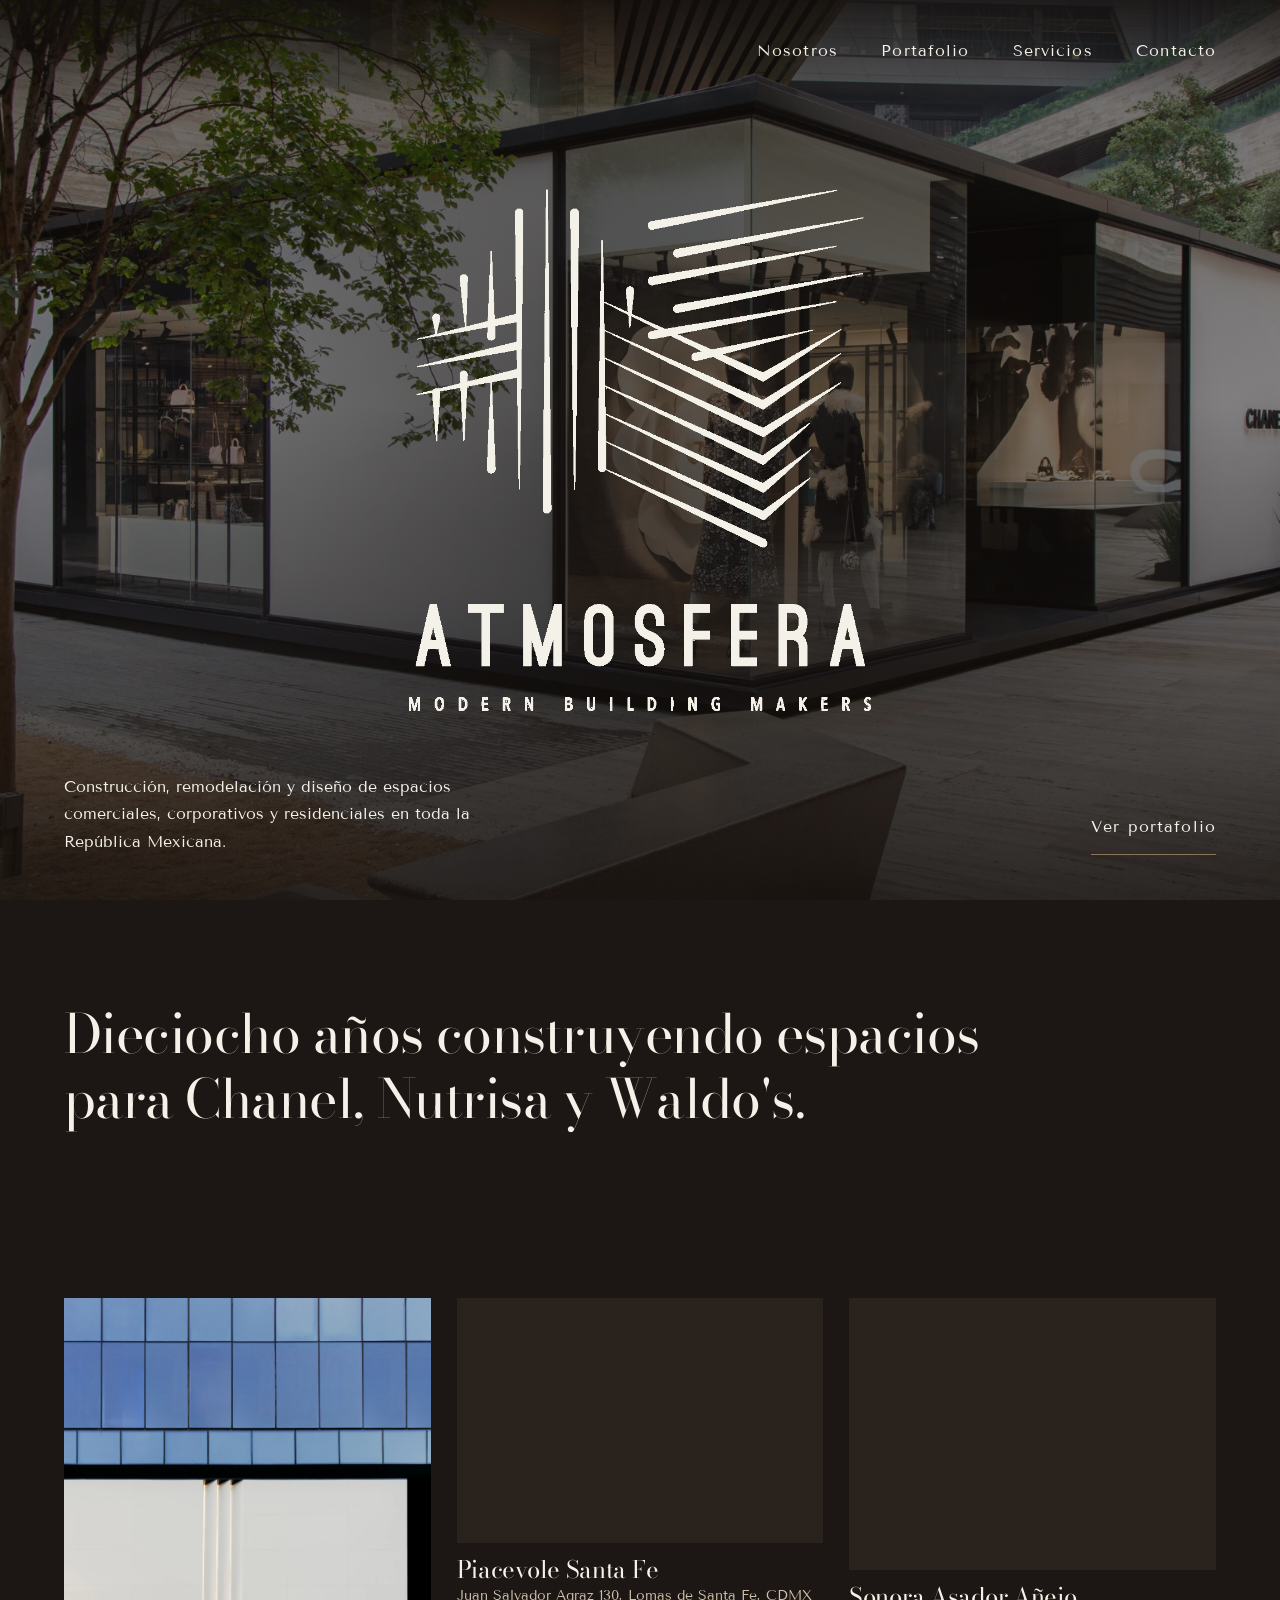
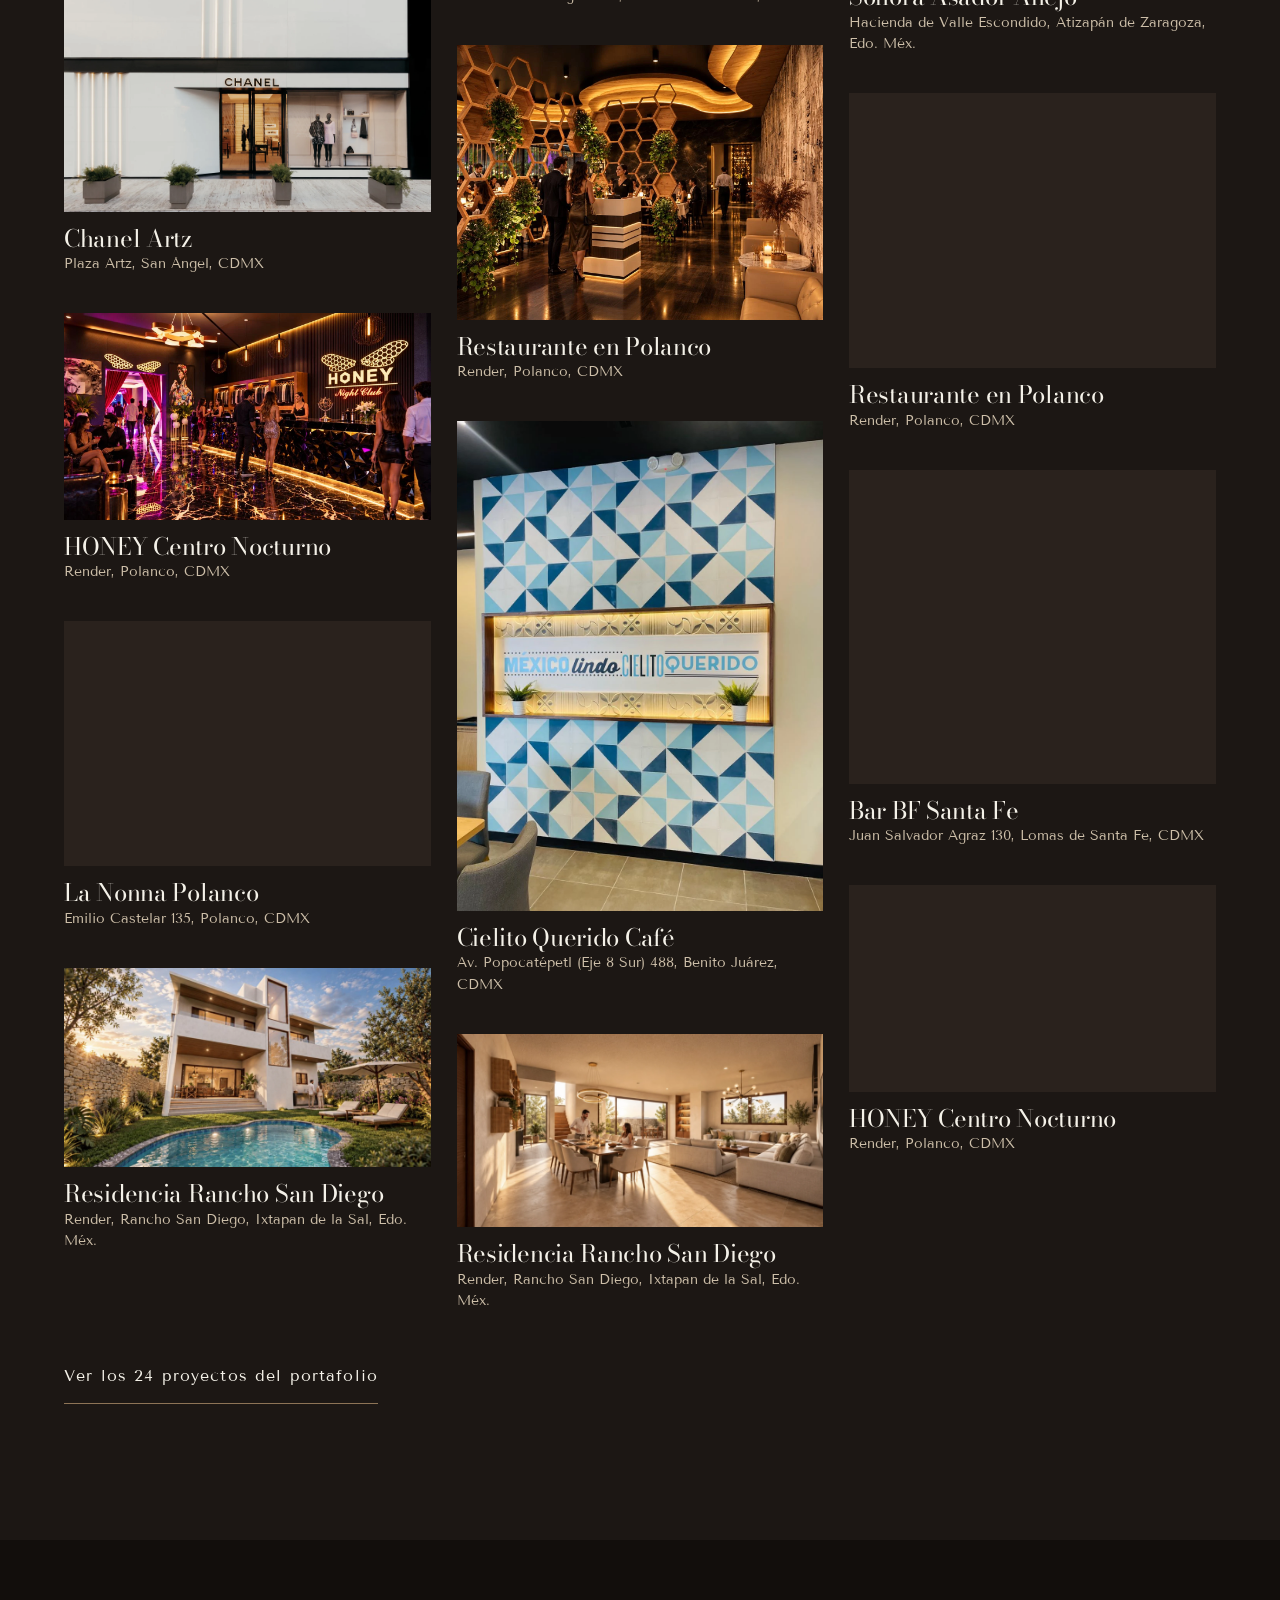
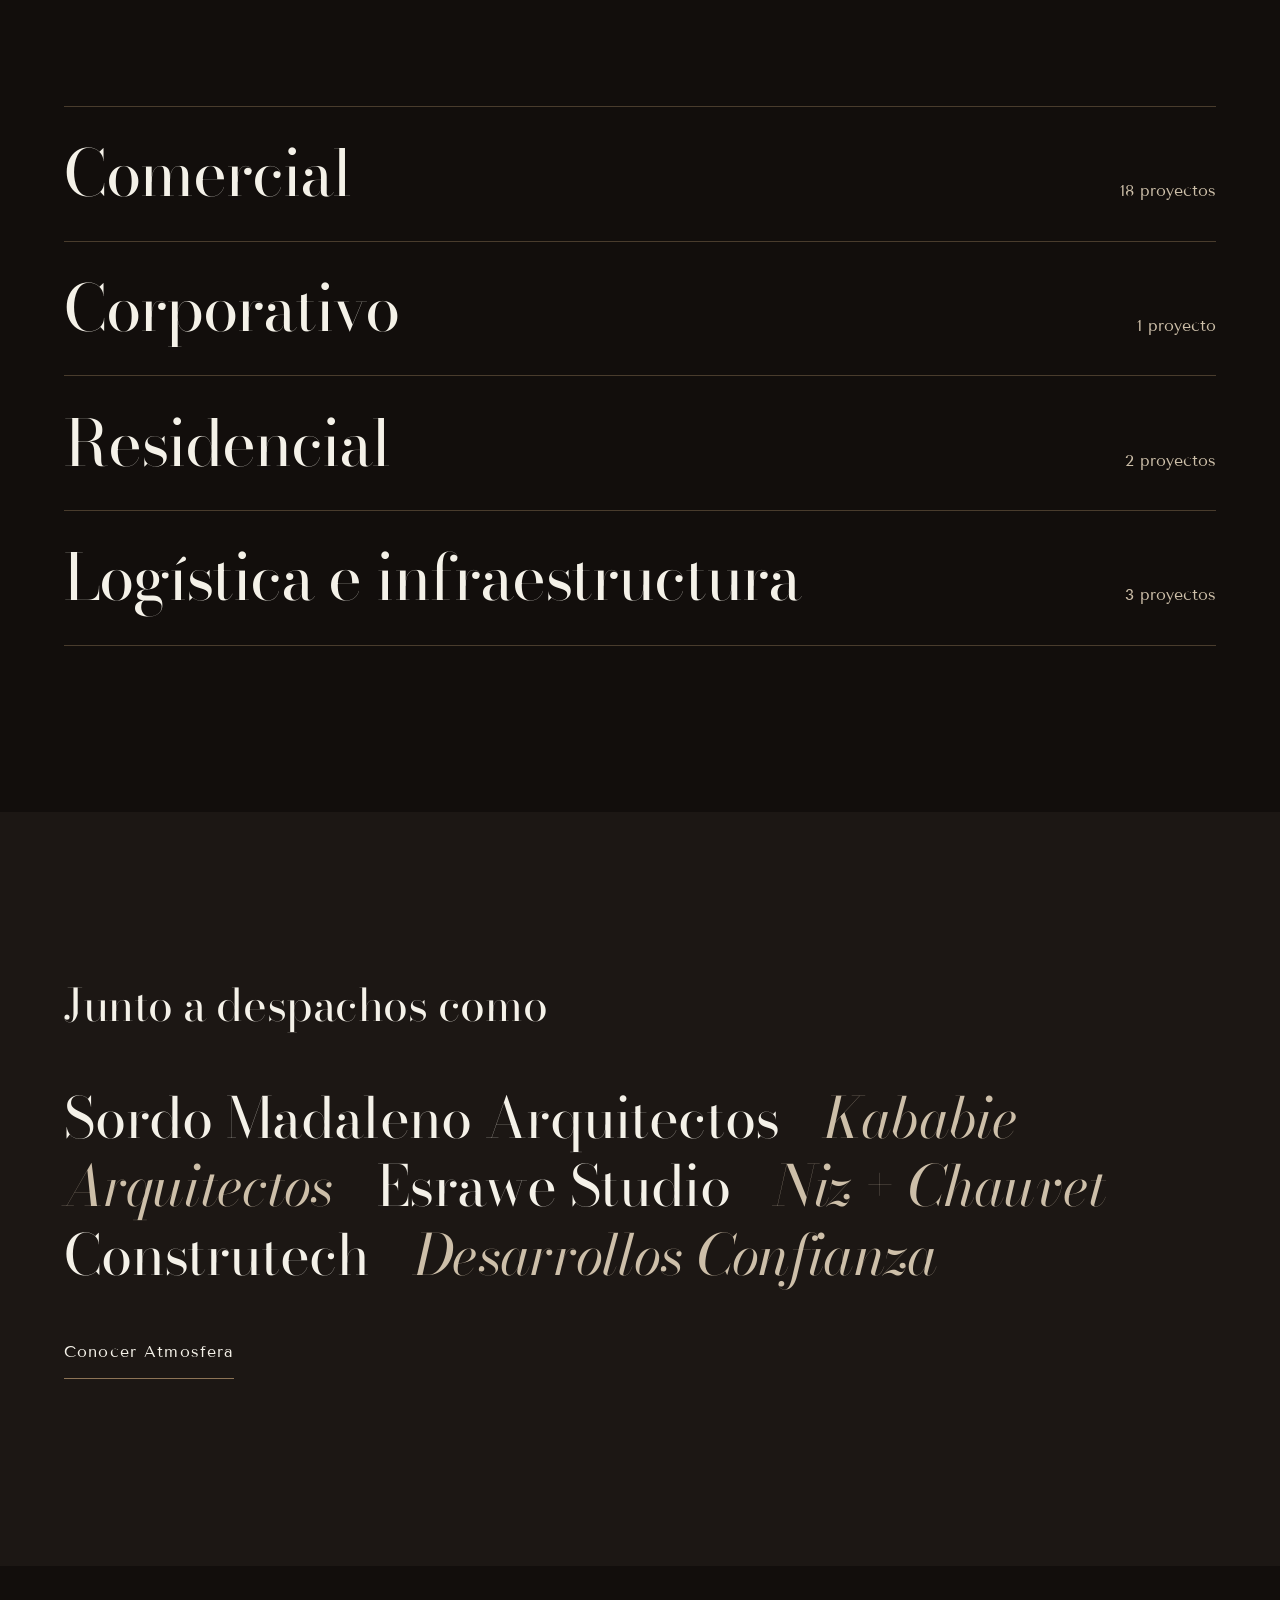
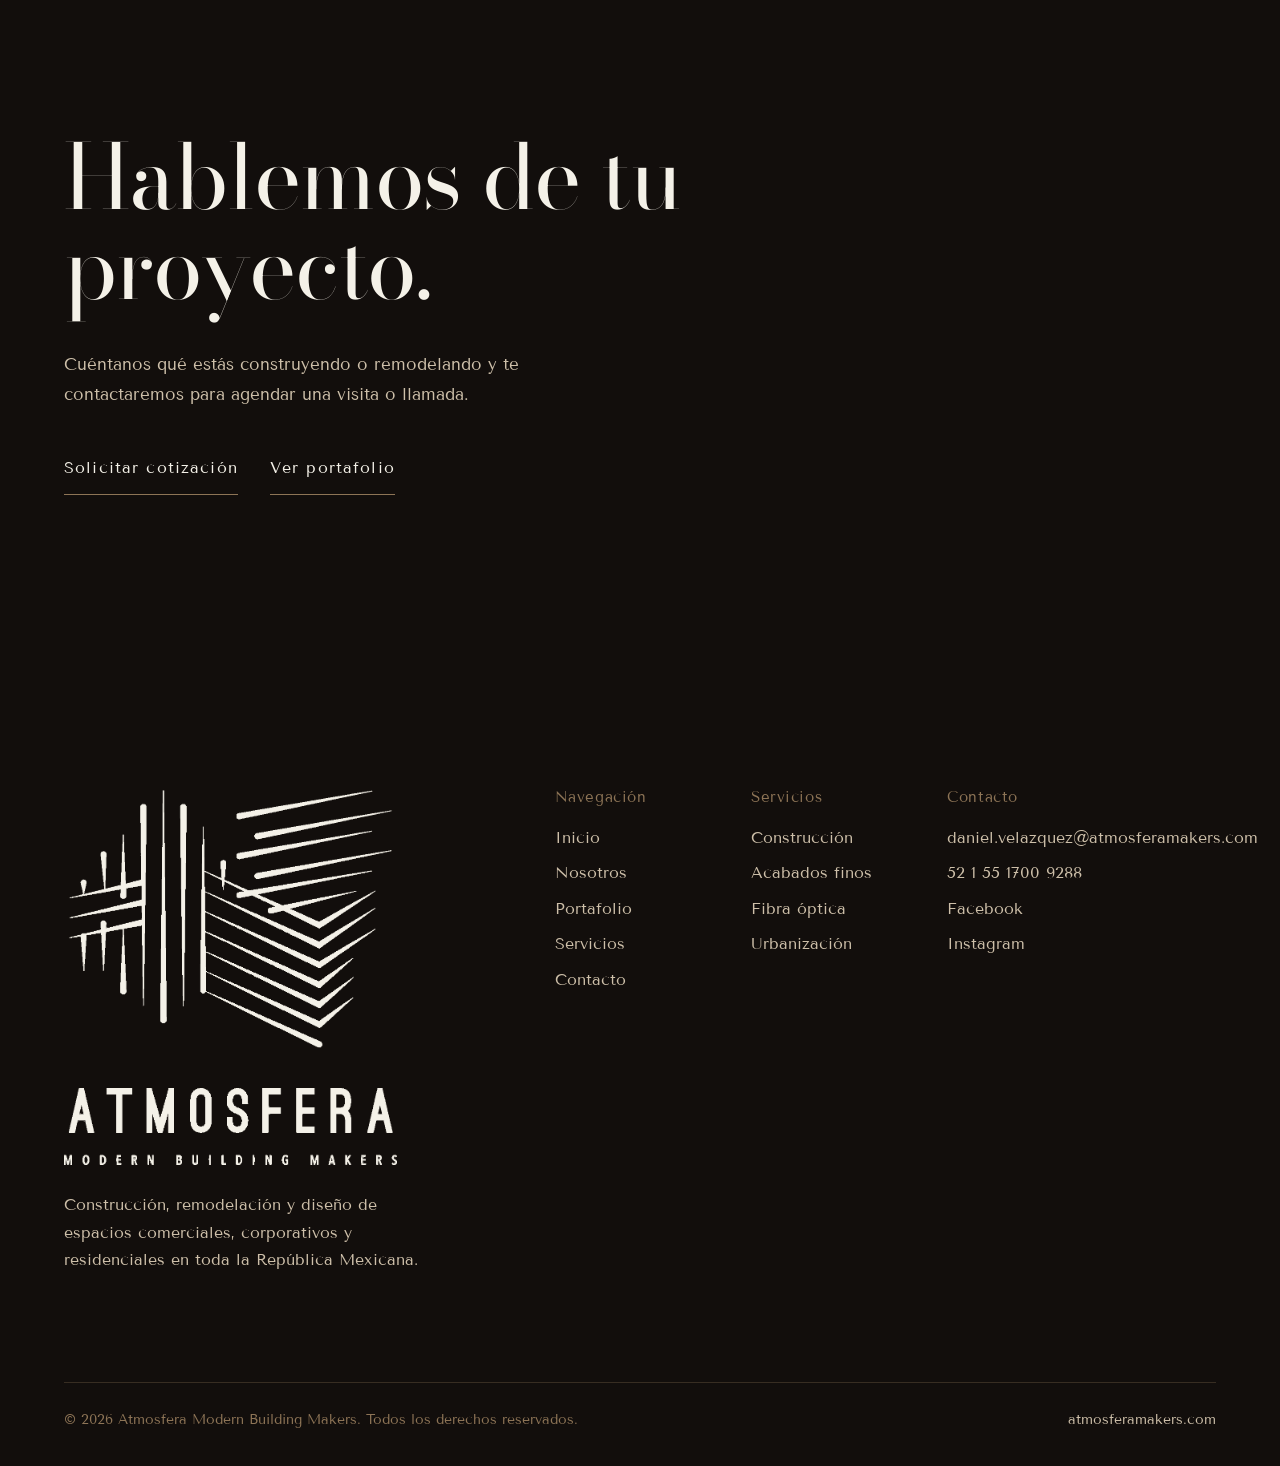
<file: index.html>
<!DOCTYPE html>
<html lang="es">
<head>
<meta charset="UTF-8">
<meta name="viewport" content="width=device-width, initial-scale=1, viewport-fit=cover">
<title>Atmosfera — Modern Building Makers | Construcción y diseño de espacios en México</title>
<meta name="description" content="Atmosfera: 18 años construyendo y remodelando espacios comerciales, corporativos y residenciales en México. Colaboramos con Sordo Madaleno, Kababie Arquitectos, Esrawe Studio y marcas como Chanel, Nutrisa y Waldo&#x27;s.">
<link rel="canonical" href="https://www.atmosferamakers.com/">
<meta name="theme-color" content="#120e0c">
<meta name="color-scheme" content="dark">

<meta property="og:site_name" content="Atmosfera">
<meta property="og:locale" content="es_MX">
<meta property="og:title" content="Atmosfera — Modern Building Makers | Construcción y diseño de espacios en México">
<meta property="og:description" content="Atmosfera: 18 años construyendo y remodelando espacios comerciales, corporativos y residenciales en México. Colaboramos con Sordo Madaleno, Kababie Arquitectos, Esrawe Studio y marcas como Chanel, Nutrisa y Waldo&#x27;s.">
<meta property="og:type" content="website">
<meta property="og:url" content="https://www.atmosferamakers.com/">
<meta property="og:image" content="https://www.atmosferamakers.com/img/og-image.jpg">
<meta property="og:image:width" content="1200">
<meta property="og:image:height" content="630">
<meta name="twitter:card" content="summary_large_image">
<meta name="twitter:title" content="Atmosfera — Modern Building Makers | Construcción y diseño de espacios en México">
<meta name="twitter:description" content="Atmosfera: 18 años construyendo y remodelando espacios comerciales, corporativos y residenciales en México. Colaboramos con Sordo Madaleno, Kababie Arquitectos, Esrawe Studio y marcas como Chanel, Nutrisa y Waldo&#x27;s.">
<meta name="twitter:image" content="https://www.atmosferamakers.com/img/og-image.jpg">

<meta name="robots" content="index, follow, max-image-preview:large">
<meta name="GPTBot" content="index, follow">
<meta name="ClaudeBot" content="index, follow">
<meta name="Google-Extended" content="index, follow">
<meta name="PerplexityBot" content="index, follow">

<link rel="icon" href="img/favicon-64.png" type="image/png" sizes="64x64">
<link rel="icon" href="img/favicon-32.png" type="image/png" sizes="32x32">
<link rel="apple-touch-icon" href="img/apple-touch-icon.png">
<link rel="manifest" href="site.webmanifest">

<link rel="preload" href="fonts/bodoni-moda-latin-opsz-normal.woff2" as="font" type="font/woff2" crossorigin>
<link rel="preload" href="fonts/tenor-sans-latin-400-normal.woff2" as="font" type="font/woff2" crossorigin>
<link rel="preload" as="image" href="work/chanel-artz-2.webp" fetchpriority="high">
<link rel="stylesheet" href="styles.css?v=20261021">
<script>try{if(!sessionStorage.getItem("atm_seen"))document.documentElement.classList.add("first")}catch(e){}</script>
<noscript><style>.veil{display:none}html.js .plate[data-reveal] img{opacity:1}</style></noscript>
<script type="application/ld+json">
{
  "@context": "https://schema.org",
  "@type": "GeneralContractor",
  "name": "Atmosfera",
  "alternateName": "Atmosfera Modern Building Makers",
  "url": "https://www.atmosferamakers.com",
  "logo": "https://www.atmosferamakers.com/img/logo-full.png",
  "image": "https://www.atmosferamakers.com/img/og-image.jpg",
  "description": "Empresa mexicana de construcción, remodelación y diseño de espacios comerciales, corporativos y residenciales, con 18 años de experiencia.",
  "email": "daniel.velazquez@atmosferamakers.com",
  "telephone": "+52 55 1700 9288",
  "areaServed": {
    "@type": "Country",
    "name": "México"
  },
  "sameAs": [
    "https://www.facebook.com/atmosferamakers",
    "https://www.instagram.com/atmosferamakers/"
  ]
}
</script>
</head>
<body class="page-home">
<a href="#main" class="skip-link">Saltar al contenido</a>
<div class="veil" id="veil" aria-hidden="true"><img class="veil-logo" src="img/logo-full.png" width="829" height="935" alt=""></div>
<header class="site-header">
  <a class="brand" href="index.html" aria-label="Atmosfera, inicio"><img src="img/logo-wordmark.png" width="829" height="192" alt="Atmosfera Modern Building Makers"></a>
  <nav class="nav" aria-label="Principal"><a href="nosotros.html">Nosotros</a><a href="portafolio.html">Portafolio</a><a href="servicios.html">Servicios</a><a href="contacto.html">Contacto</a></nav>
  <a class="nav-quick" href="portafolio.html">Portafolio</a>
  <button class="menu-btn" type="button" aria-expanded="false" aria-controls="menu"><span></span><span></span><span class="sr-only">Menú</span></button>
</header>
<div class="menu" id="menu"><img src="img/logo-full.png" width="829" height="935" alt=""><a href="index.html">Inicio</a><a href="nosotros.html">Nosotros</a><a href="portafolio.html">Portafolio</a><a href="servicios.html">Servicios</a><a href="contacto.html">Contacto</a></div>
<main id="main">
<section class="hero" aria-label="Atmosfera">
  <div class="hero-slides">
    <img class="is-active" src="work/chanel-artz-2.webp" width="2048" height="1152" alt="" fetchpriority="high">
    <img src="work/la-nonna-1.webp" width="2000" height="1334" alt="">
    <img src="work/rancho-san-diego-8.webp" width="1708" height="928" alt="">
  </div>
  <div class="hero-shade"></div>
  <h1><img src="img/logo-full.png" width="829" height="935" alt="Atmosfera, Modern Building Makers"></h1>
  <div class="hero-foot">
    <p class="hero-note">Construcción, remodelación y diseño de espacios comerciales, corporativos y residenciales en toda la República Mexicana.</p>
    <a class="link hero-link" href="portafolio.html">Ver portafolio</a>
  </div>
</section>
<section class="section section--tight"><div class="wrap"><p class="lead statement-wide">Dieciocho años construyendo espacios para Chanel, Nutrisa y Waldo's.</p></div></section><section class="mosaic-section"><div class="wrap"><div class="mosaic"><a class="mtile" href="portafolio.html#chanel-artz"><figure><img src="work/chanel-artz-1.webp" width="1858" height="2600" alt="Fachada de la boutique Chanel con cristal azul, muros blancos e iluminación vertical" decoding="async"></figure><h3>Chanel Artz</h3><p>Plaza Artz, San Ángel, CDMX</p></a><a class="mtile" href="portafolio.html#honey"><figure><img src="work/honey-1.webp" width="1280" height="720" alt="Recepción del centro nocturno HONEY con barra de mármol negro, letrero luminoso y muro de duela oscura" loading="lazy" decoding="async"></figure><h3>HONEY Centro Nocturno</h3><p>Render, Polanco, CDMX</p></a><a class="mtile" href="portafolio.html#la-nonna"><figure><img src="work/la-nonna-1.webp" width="2000" height="1334" alt="Interior del restaurante La Nonna con arco monumental, repisas iluminadas con botellas y un candil dorado" loading="lazy" decoding="async"></figure><h3>La Nonna Polanco</h3><p>Emilio Castelar 135, Polanco, CDMX</p></a><a class="mtile" href="portafolio.html#rancho-san-diego"><figure><img src="work/rancho-san-diego-8.webp" width="1708" height="928" alt="Fachada de la residencia con alberca, muros de piedra y luz de atardecer" loading="lazy" decoding="async"></figure><h3>Residencia Rancho San Diego</h3><p>Render, Rancho San Diego, Ixtapan de la Sal, Edo. Méx.</p></a><a class="mtile" href="portafolio.html#piacevole"><figure><img src="work/piacevole-1.webp" width="1078" height="719" alt="Comedor de Piacevole con mesas redondas, sillas capitoné grises y vegetación colgante" loading="lazy" decoding="async"></figure><h3>Piacevole Santa Fe</h3><p>Juan Salvador Agraz 130, Lomas de Santa Fe, CDMX</p></a><a class="mtile" href="portafolio.html#restaurante-polanco"><figure><img src="work/restaurante-polanco-1.webp" width="1280" height="960" alt="Recepción de un restaurante en Polanco con mamparas de panal de madera con vegetación y plafón ondulado" loading="lazy" decoding="async"></figure><h3>Restaurante en Polanco</h3><p>Render, Polanco, CDMX</p></a><a class="mtile" href="portafolio.html#cielito-querido"><figure><img src="work/cielito-querido-1.webp" width="960" height="1280" alt="Muro de talavera azul y blanco con el letrero México lindo, Cielito querido" loading="lazy" decoding="async"></figure><h3>Cielito Querido Café</h3><p>Av. Popocatépetl (Eje 8 Sur) 488, Benito Juárez, CDMX</p></a><a class="mtile" href="portafolio.html#rancho-san-diego"><figure><img src="work/rancho-san-diego-6.webp" width="1640" height="864" alt="Comedor y sala abiertos a la terraza con luz de atardecer" loading="lazy" decoding="async"></figure><h3>Residencia Rancho San Diego</h3><p>Render, Rancho San Diego, Ixtapan de la Sal, Edo. Méx.</p></a><a class="mtile" href="portafolio.html#sonora-asador"><figure><img src="work/sonora-asador-2.webp" width="1172" height="868" alt="Plafón escultórico de madera ondulada con iluminación lineal en Sonora Asador Añejo" loading="lazy" decoding="async"></figure><h3>Sonora Asador Añejo</h3><p>Hacienda de Valle Escondido, Atizapán de Zaragoza, Edo. Méx.</p></a><a class="mtile" href="portafolio.html#restaurante-polanco"><figure><img src="work/restaurante-polanco-3.webp" width="1280" height="960" alt="Comedor con plafón de madera ondulado y ventanal con vista al atardecer" loading="lazy" decoding="async"></figure><h3>Restaurante en Polanco</h3><p>Render, Polanco, CDMX</p></a><a class="mtile" href="portafolio.html#bar-bf"><figure><img src="work/bar-bf-1.webp" width="1072" height="916" alt="Salón del Bar BF con muros de duela de madera curva, logotipo iluminado y mesas de madera" loading="lazy" decoding="async"></figure><h3>Bar BF Santa Fe</h3><p>Juan Salvador Agraz 130, Lomas de Santa Fe, CDMX</p></a><a class="mtile" href="portafolio.html#honey"><figure><img src="work/honey-7.webp" width="1280" height="720" alt="Salón de HONEY con sillones de terciopelo, escenario con marco luminoso y muros de panal iluminados" loading="lazy" decoding="async"></figure><h3>HONEY Centro Nocturno</h3><p>Render, Polanco, CDMX</p></a></div><p class="mosaic-more"><a class="link" href="portafolio.html">Ver los 24 proyectos del portafolio</a></p></div></section><section class="section section--night"><div class="wrap"><ul class="cats"><li><a href="portafolio.html#comercial"><span class="cat-name">Comercial</span><span class="cat-n">18 proyectos</span></a></li><li><a href="portafolio.html#corporativo"><span class="cat-name">Corporativo</span><span class="cat-n">1 proyecto</span></a></li><li><a href="portafolio.html#residencial"><span class="cat-name">Residencial</span><span class="cat-n">2 proyectos</span></a></li><li><a href="portafolio.html#infraestructura"><span class="cat-name">Logística e infraestructura</span><span class="cat-n">3 proyectos</span></a></li></ul></div></section><section class="section"><div class="wrap"><p class="lead" style="max-width:24ch;margin-bottom:clamp(30px,4vw,60px)">Junto a despachos como</p><ul class="roll" aria-label="Colaboraciones"><li>Sordo Madaleno Arquitectos</li> <li>Kababie Arquitectos</li> <li>Esrawe Studio</li> <li>Niz + Chauvet</li> <li>Construtech</li> <li>Desarrollos Confianza</li></ul><p style="margin-top:36px"><a class="link" href="nosotros.html">Conocer Atmosfera</a></p></div></section><section class="section section--night cta"><div class="wrap">
  <h2>Hablemos de tu proyecto.</h2>
  <p>Cuéntanos qué estás construyendo o remodelando y te contactaremos para agendar una visita o llamada.</p>
  <a class="link" href="contacto.html">Solicitar cotización</a><a class="link" href="portafolio.html">Ver portafolio</a>
</div></section>
</main>
<footer class="site-footer">
  <div class="wrap">
    <div class="grid footer-grid">
      <div class="c-1-5">
        <img class="footer-logo" src="img/logo-full.png" width="829" height="935" alt="Atmosfera Modern Building Makers" loading="lazy">
        <p class="footer-note">Construcción, remodelación y diseño de espacios comerciales, corporativos y residenciales en toda la República Mexicana.</p>
      </div>
      <div class="footer-col"><h4>Navegación</h4><ul><li><a href="index.html">Inicio</a></li><li><a href="nosotros.html">Nosotros</a></li><li><a href="portafolio.html">Portafolio</a></li><li><a href="servicios.html">Servicios</a></li><li><a href="contacto.html">Contacto</a></li></ul></div>
      <div class="footer-col"><h4>Servicios</h4><ul><li><a href="servicios.html">Construcción</a></li><li><a href="servicios.html">Acabados finos</a></li><li><a href="servicios.html">Fibra óptica</a></li><li><a href="servicios.html">Urbanización</a></li></ul></div>
      <div class="footer-col"><h4>Contacto</h4><ul><li><a href="mailto:daniel.velazquez@atmosferamakers.com">daniel.velazquez@atmosferamakers.com</a></li><li><a href="tel:+5215517009288">52 1 55 1700 9288</a></li><li><a href="https://www.facebook.com/atmosferamakers" target="_blank" rel="noopener">Facebook</a></li><li><a href="https://www.instagram.com/atmosferamakers/" target="_blank" rel="noopener">Instagram</a></li></ul></div>
    </div>
    <div class="footer-base"><span>© 2026 Atmosfera Modern Building Makers. Todos los derechos reservados.</span><a href="https://www.atmosferamakers.com">atmosferamakers.com</a></div>
  </div>
</footer>
<script defer src="main.js?v=20261021"></script>
</body>
</html>
</file>
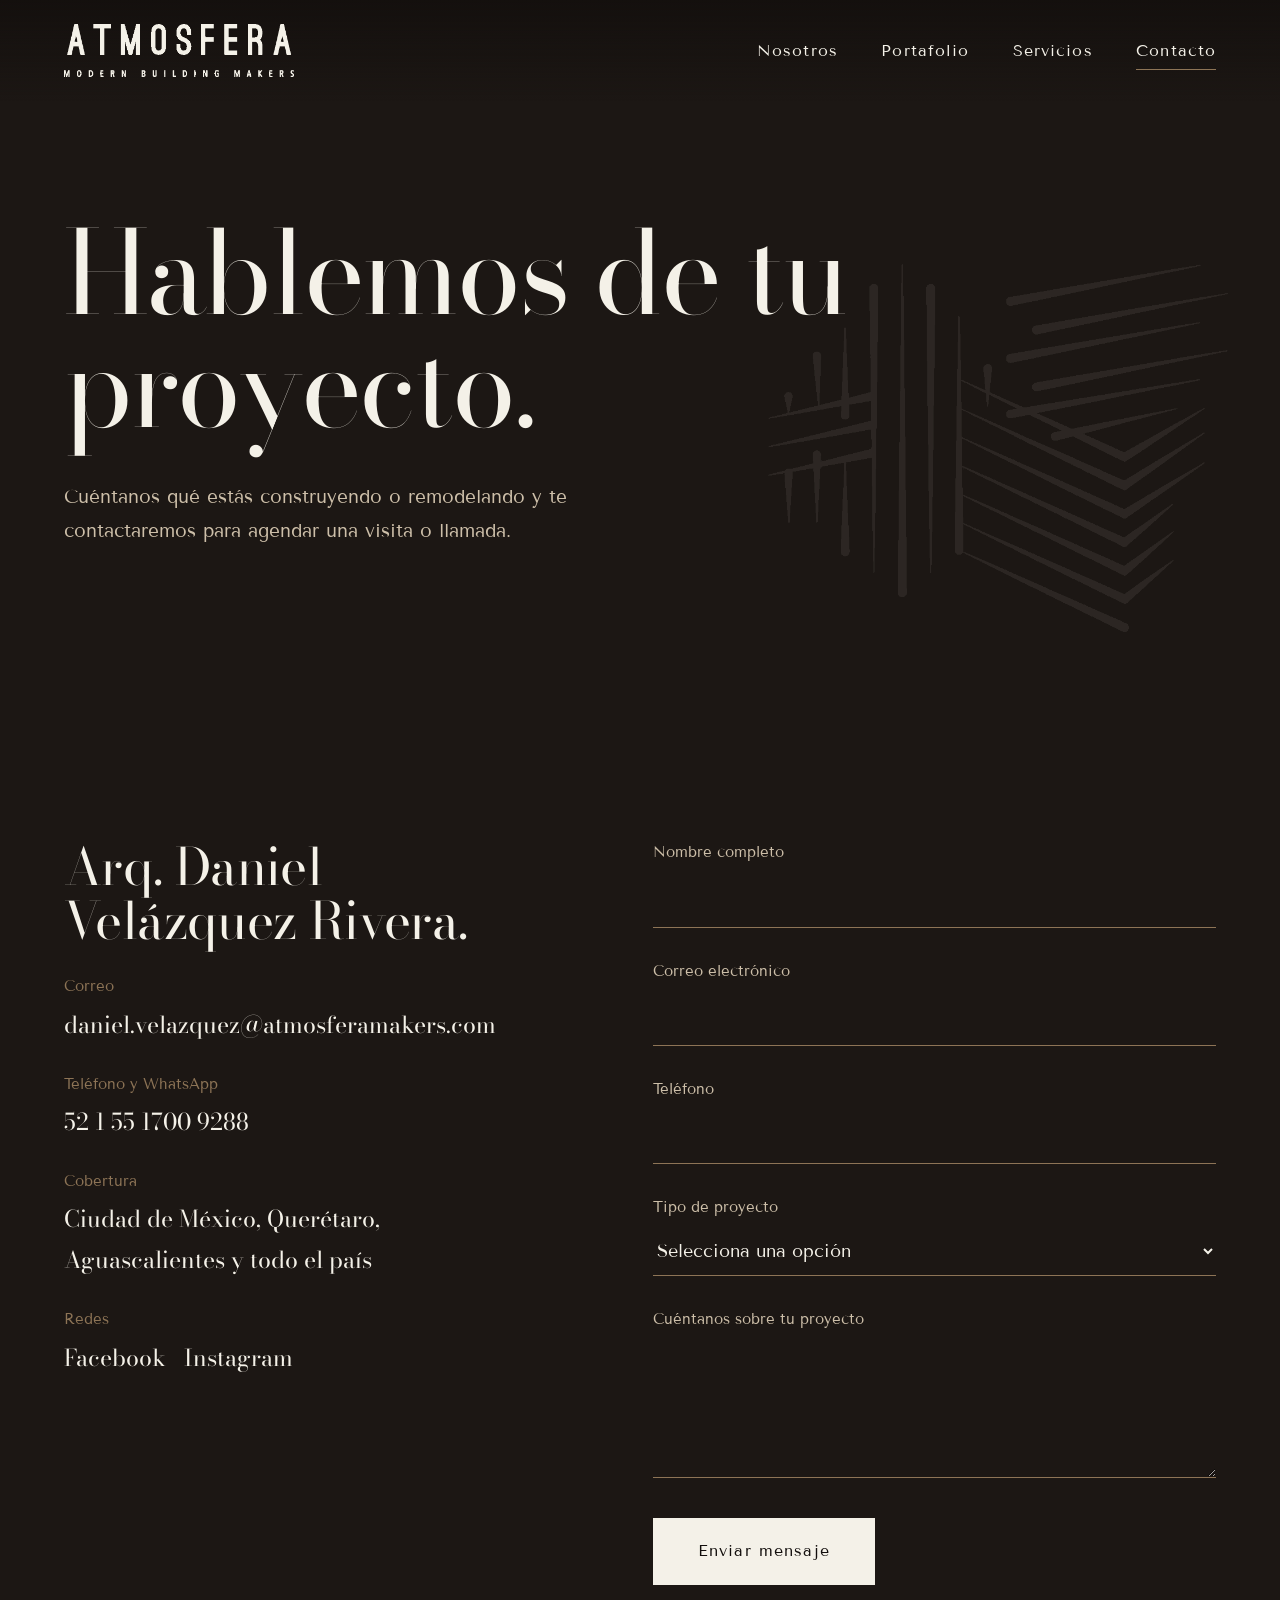
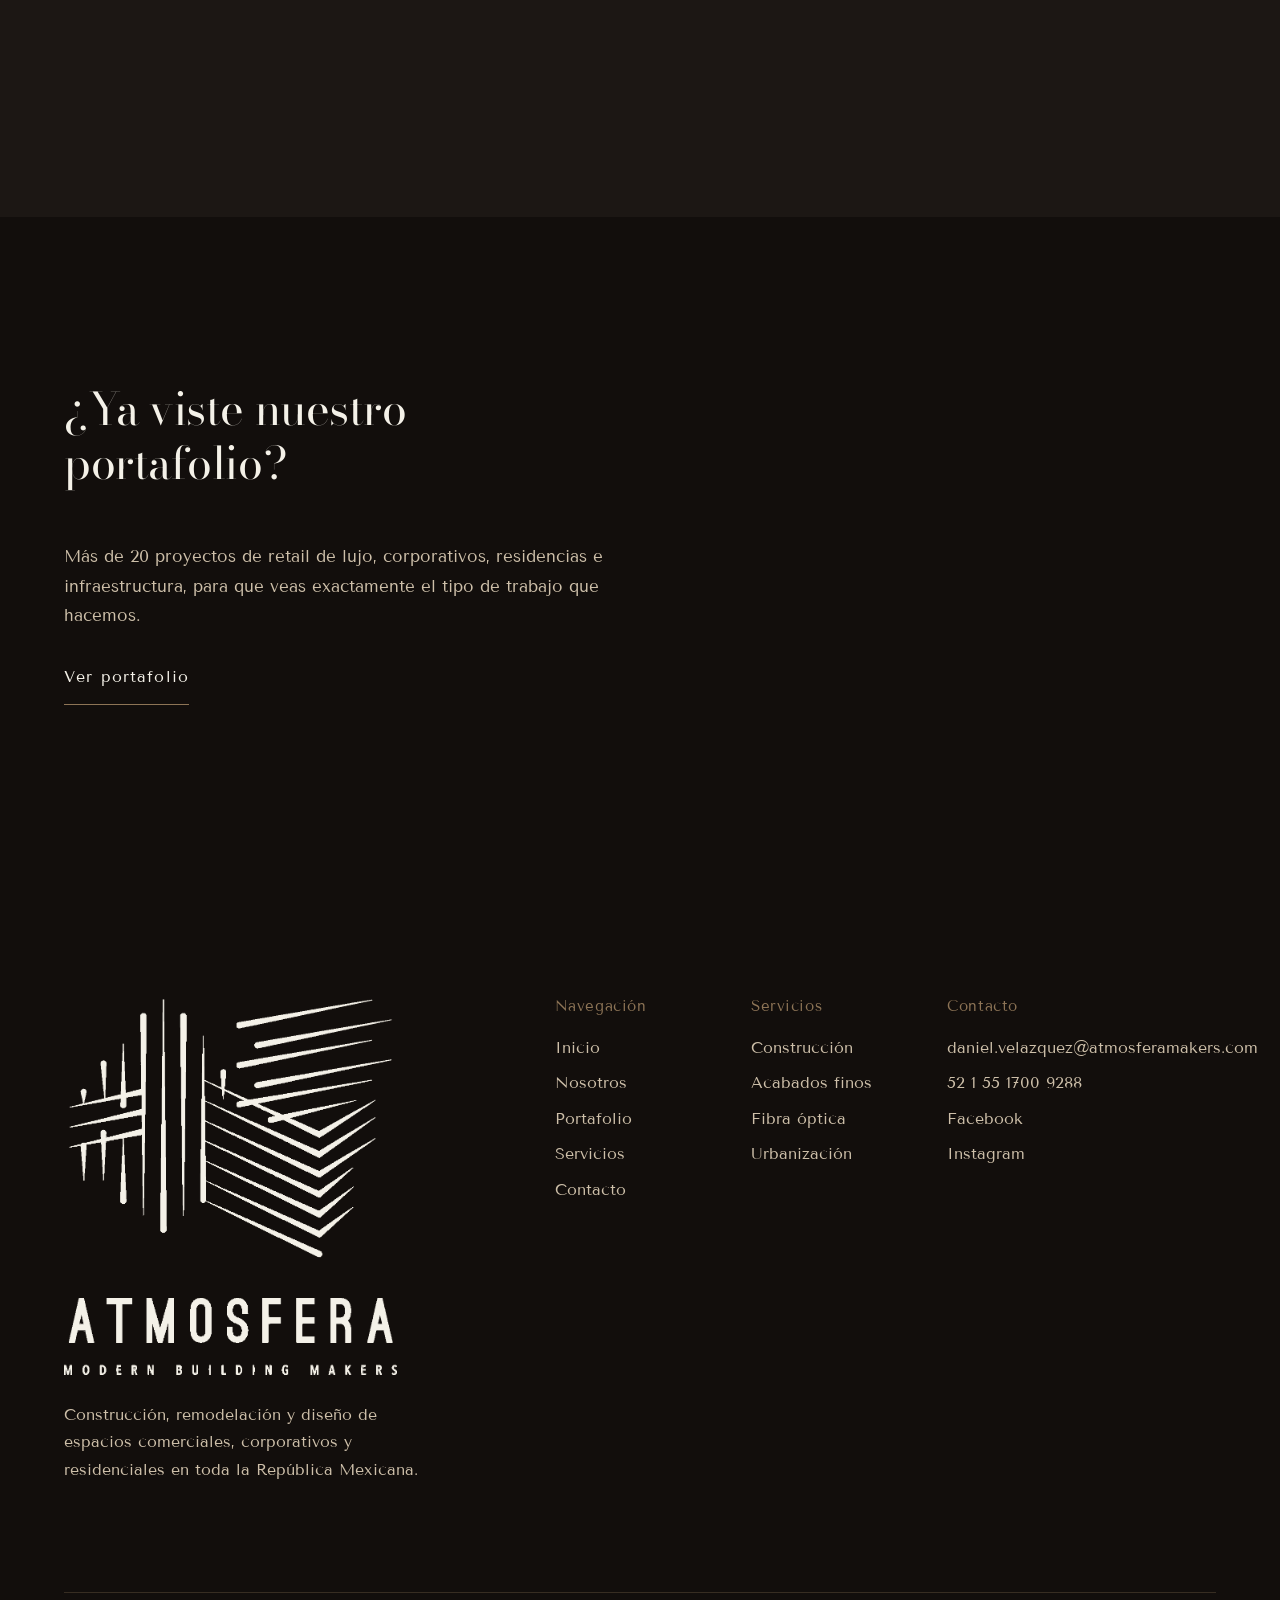
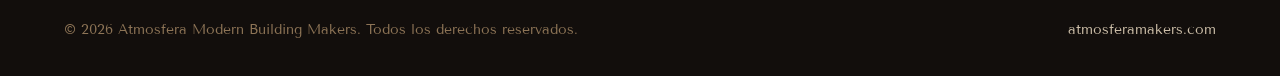
<file: contacto.html>
<!DOCTYPE html>
<html lang="es">
<head>
<meta charset="UTF-8">
<meta name="viewport" content="width=device-width, initial-scale=1, viewport-fit=cover">
<title>Contacto — Atmosfera Modern Building Makers</title>
<meta name="description" content="Solicita una cotización con Atmosfera. Atendemos proyectos en Ciudad de México, Querétaro, Aguascalientes y todo el país.">
<link rel="canonical" href="https://www.atmosferamakers.com/contacto.html">
<meta name="theme-color" content="#120e0c">
<meta name="color-scheme" content="dark">

<meta property="og:site_name" content="Atmosfera">
<meta property="og:locale" content="es_MX">
<meta property="og:title" content="Contacto — Atmosfera Modern Building Makers">
<meta property="og:description" content="Solicita una cotización con Atmosfera. Atendemos proyectos en Ciudad de México, Querétaro, Aguascalientes y todo el país.">
<meta property="og:type" content="website">
<meta property="og:url" content="https://www.atmosferamakers.com/contacto.html">
<meta property="og:image" content="https://www.atmosferamakers.com/img/og-image.jpg">
<meta property="og:image:width" content="1200">
<meta property="og:image:height" content="630">
<meta name="twitter:card" content="summary_large_image">
<meta name="twitter:title" content="Contacto — Atmosfera Modern Building Makers">
<meta name="twitter:description" content="Solicita una cotización con Atmosfera. Atendemos proyectos en Ciudad de México, Querétaro, Aguascalientes y todo el país.">
<meta name="twitter:image" content="https://www.atmosferamakers.com/img/og-image.jpg">

<meta name="robots" content="index, follow, max-image-preview:large">
<meta name="GPTBot" content="index, follow">
<meta name="ClaudeBot" content="index, follow">
<meta name="Google-Extended" content="index, follow">
<meta name="PerplexityBot" content="index, follow">

<link rel="icon" href="img/favicon-64.png" type="image/png" sizes="64x64">
<link rel="icon" href="img/favicon-32.png" type="image/png" sizes="32x32">
<link rel="apple-touch-icon" href="img/apple-touch-icon.png">
<link rel="manifest" href="site.webmanifest">

<link rel="preload" href="fonts/bodoni-moda-latin-opsz-normal.woff2" as="font" type="font/woff2" crossorigin>
<link rel="preload" href="fonts/tenor-sans-latin-400-normal.woff2" as="font" type="font/woff2" crossorigin>
<link rel="stylesheet" href="styles.css?v=20261021">
<script>try{if(!sessionStorage.getItem("atm_seen"))document.documentElement.classList.add("first")}catch(e){}</script>
<noscript><style>.veil{display:none}html.js .plate[data-reveal] img{opacity:1}</style></noscript>
<script type="application/ld+json">
{"@context": "https://schema.org", "@type": "ContactPage", "name": "Contacto — Atmosfera", "url": "https://www.atmosferamakers.com/contacto.html"}
</script>
</head>
<body class="page-inner">
<a href="#main" class="skip-link">Saltar al contenido</a>
<div class="veil" id="veil" aria-hidden="true"><img class="veil-logo" src="img/logo-full.png" width="829" height="935" alt=""></div>
<header class="site-header">
  <a class="brand" href="index.html" aria-label="Atmosfera, inicio"><img src="img/logo-wordmark.png" width="829" height="192" alt="Atmosfera Modern Building Makers"></a>
  <nav class="nav" aria-label="Principal"><a href="nosotros.html">Nosotros</a><a href="portafolio.html">Portafolio</a><a href="servicios.html">Servicios</a><a href="contacto.html" aria-current="page">Contacto</a></nav>
  <a class="nav-quick" href="portafolio.html">Portafolio</a>
  <button class="menu-btn" type="button" aria-expanded="false" aria-controls="menu"><span></span><span></span><span class="sr-only">Menú</span></button>
</header>
<div class="menu" id="menu"><img src="img/logo-full.png" width="829" height="935" alt=""><a href="index.html">Inicio</a><a href="nosotros.html">Nosotros</a><a href="portafolio.html">Portafolio</a><a href="servicios.html">Servicios</a><a href="contacto.html">Contacto</a></div>
<main id="main">
<section class="page-head"><div class="wrap">
  <h1>Hablemos de tu proyecto.</h1>
  <p class="lead-p">Cuéntanos qué estás construyendo o remodelando y te contactaremos para agendar una visita o llamada.</p>
</div></section>
<section class="section"><div class="wrap"><div class="grid contact-grid">
  <div class="c-1-5 contact-info">
    <h2>Arq. Daniel Velázquez Rivera.</h2>
    <dl>
      <dt>Correo</dt><dd><a href="mailto:daniel.velazquez@atmosferamakers.com">daniel.velazquez@atmosferamakers.com</a></dd>
      <dt>Teléfono y WhatsApp</dt><dd><a href="tel:+5215517009288">52 1 55 1700 9288</a></dd>
      <dt>Cobertura</dt><dd>Ciudad de México, Querétaro, Aguascalientes y todo el país</dd>
      <dt>Redes</dt><dd><a href="https://www.facebook.com/atmosferamakers" target="_blank" rel="noopener">Facebook</a> &nbsp; <a href="https://www.instagram.com/atmosferamakers/" target="_blank" rel="noopener">Instagram</a></dd>
    </dl>
  </div>
  <div class="c-7-12">
    <form id="contact-form" action="https://formspree.io/f/YOUR_FORM_ID" method="POST" data-mailto="daniel.velazquez@atmosferamakers.com">
      <div class="field"><label for="nombre">Nombre completo</label><input id="nombre" name="nombre" type="text" autocomplete="name" required></div>
      <div class="field"><label for="email">Correo electrónico</label><input id="email" name="email" type="email" autocomplete="email" required></div>
      <div class="field"><label for="telefono">Teléfono</label><input id="telefono" name="telefono" type="tel" autocomplete="tel"></div>
      <div class="field"><label for="tipo">Tipo de proyecto</label>
        <select id="tipo" name="tipo" required><option value="">Selecciona una opción</option>
          <option>Construcción o remodelación comercial</option><option>Residencial</option><option>Corporativo u oficinas</option>
          <option>Fibra óptica y telecomunicaciones</option><option>Urbanización u obra pública</option><option>Otro</option></select></div>
      <div class="field"><label for="mensaje">Cuéntanos sobre tu proyecto</label><textarea id="mensaje" name="mensaje" required></textarea></div>
      <input class="hp" type="text" name="_gotcha" tabindex="-1" autocomplete="off" aria-hidden="true">
      <button class="btn" type="submit">Enviar mensaje</button>
      <p class="form-status" role="status" aria-live="polite"></p>
    </form>
  </div>
</div></div></section>
<section class="section section--night"><div class="wrap"><h2 class="lead" style="max-width:20ch">¿Ya viste nuestro portafolio?</h2>
<p class="statement-body">Más de 20 proyectos de retail de lujo, corporativos, residencias e infraestructura, para que veas exactamente el tipo de trabajo que hacemos.</p>
<a class="link" href="portafolio.html">Ver portafolio</a></div></section>
</main>
<footer class="site-footer">
  <div class="wrap">
    <div class="grid footer-grid">
      <div class="c-1-5">
        <img class="footer-logo" src="img/logo-full.png" width="829" height="935" alt="Atmosfera Modern Building Makers" loading="lazy">
        <p class="footer-note">Construcción, remodelación y diseño de espacios comerciales, corporativos y residenciales en toda la República Mexicana.</p>
      </div>
      <div class="footer-col"><h4>Navegación</h4><ul><li><a href="index.html">Inicio</a></li><li><a href="nosotros.html">Nosotros</a></li><li><a href="portafolio.html">Portafolio</a></li><li><a href="servicios.html">Servicios</a></li><li><a href="contacto.html">Contacto</a></li></ul></div>
      <div class="footer-col"><h4>Servicios</h4><ul><li><a href="servicios.html">Construcción</a></li><li><a href="servicios.html">Acabados finos</a></li><li><a href="servicios.html">Fibra óptica</a></li><li><a href="servicios.html">Urbanización</a></li></ul></div>
      <div class="footer-col"><h4>Contacto</h4><ul><li><a href="mailto:daniel.velazquez@atmosferamakers.com">daniel.velazquez@atmosferamakers.com</a></li><li><a href="tel:+5215517009288">52 1 55 1700 9288</a></li><li><a href="https://www.facebook.com/atmosferamakers" target="_blank" rel="noopener">Facebook</a></li><li><a href="https://www.instagram.com/atmosferamakers/" target="_blank" rel="noopener">Instagram</a></li></ul></div>
    </div>
    <div class="footer-base"><span>© 2026 Atmosfera Modern Building Makers. Todos los derechos reservados.</span><a href="https://www.atmosferamakers.com">atmosferamakers.com</a></div>
  </div>
</footer>
<script defer src="main.js?v=20261021"></script>
</body>
</html>
</file>
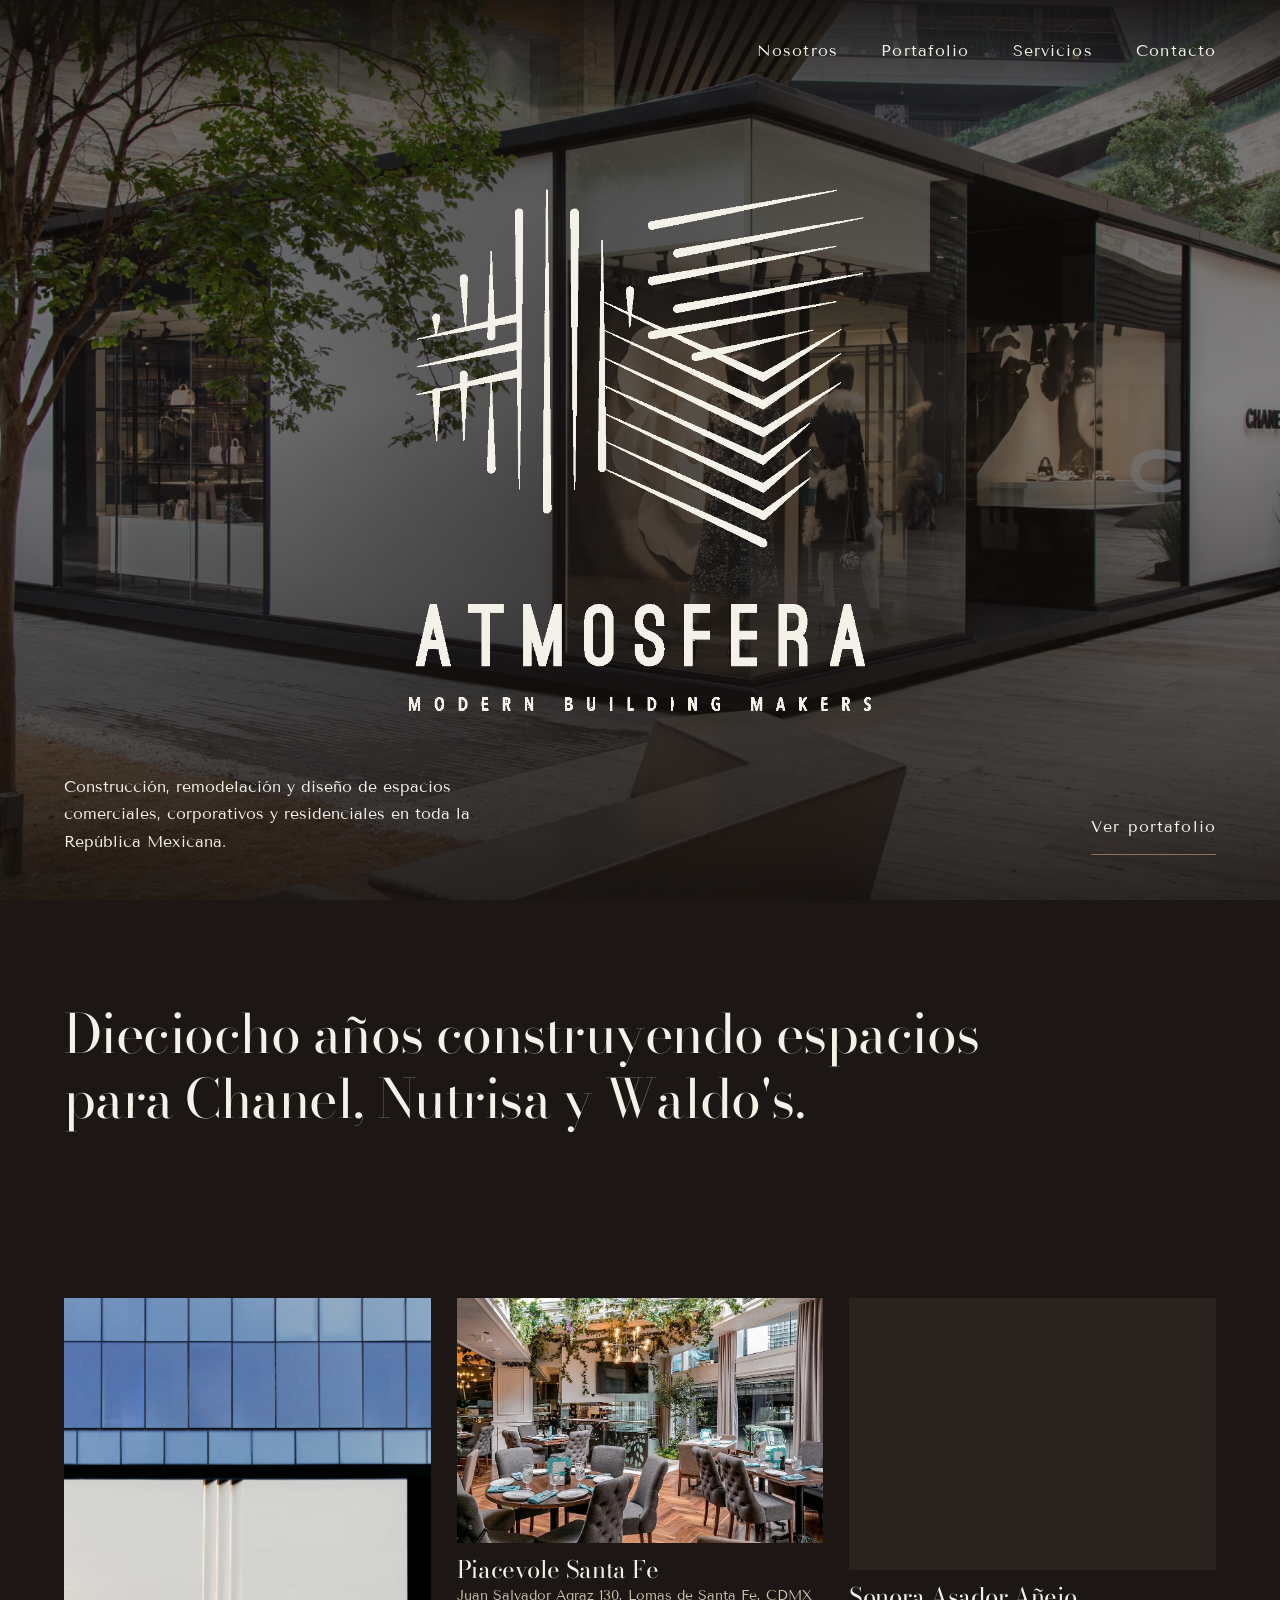
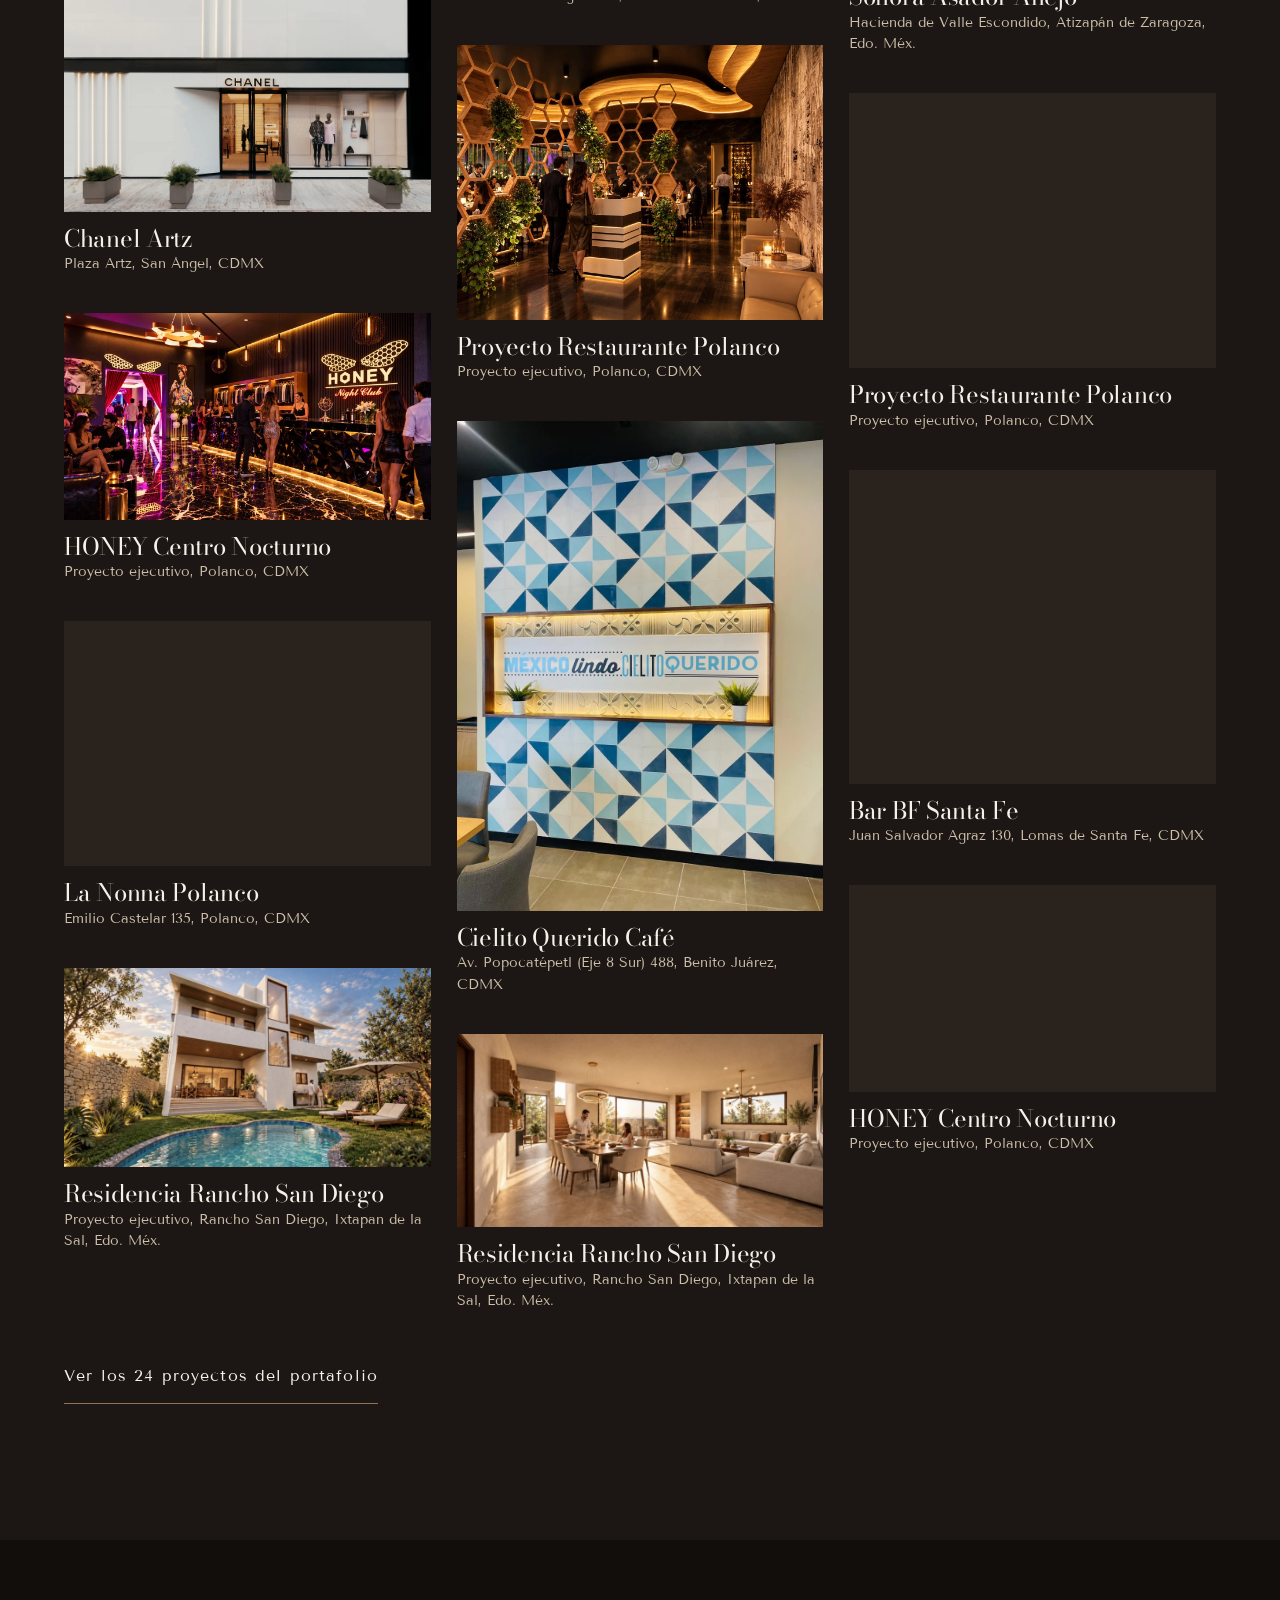
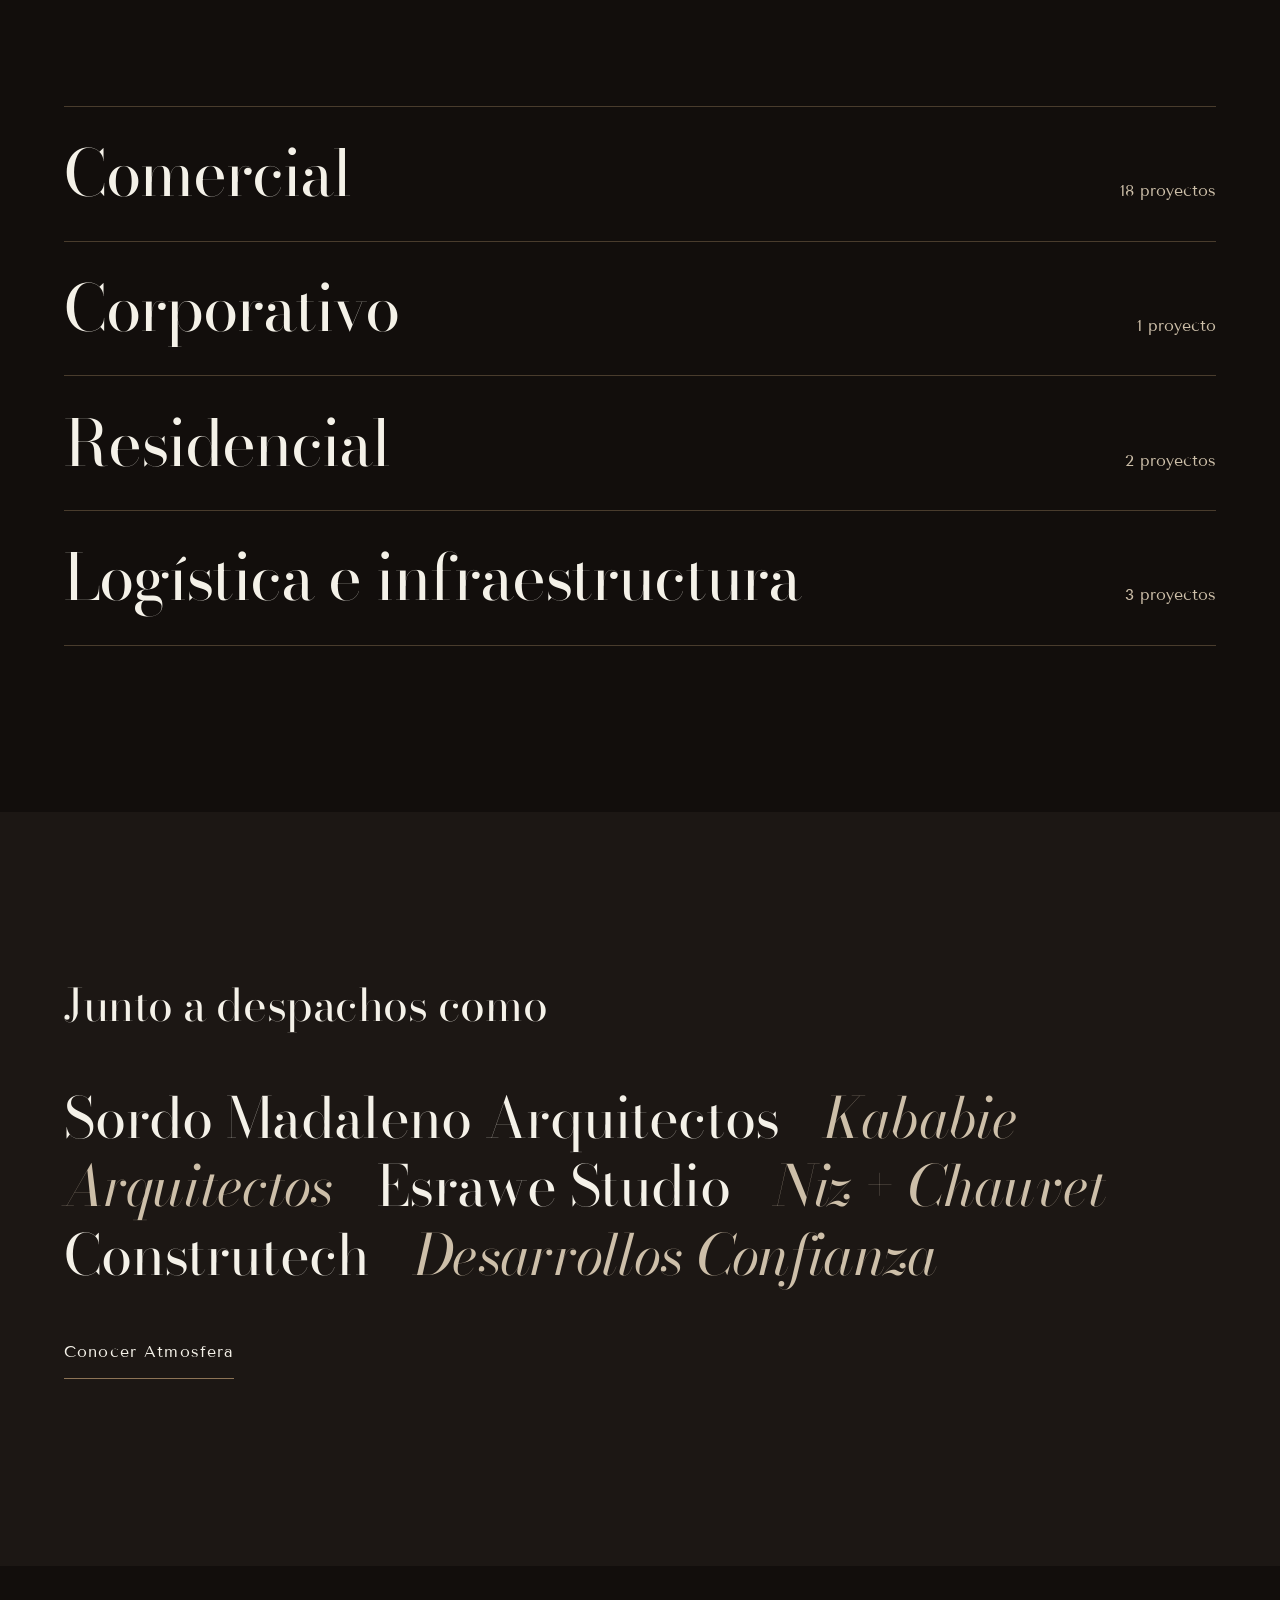
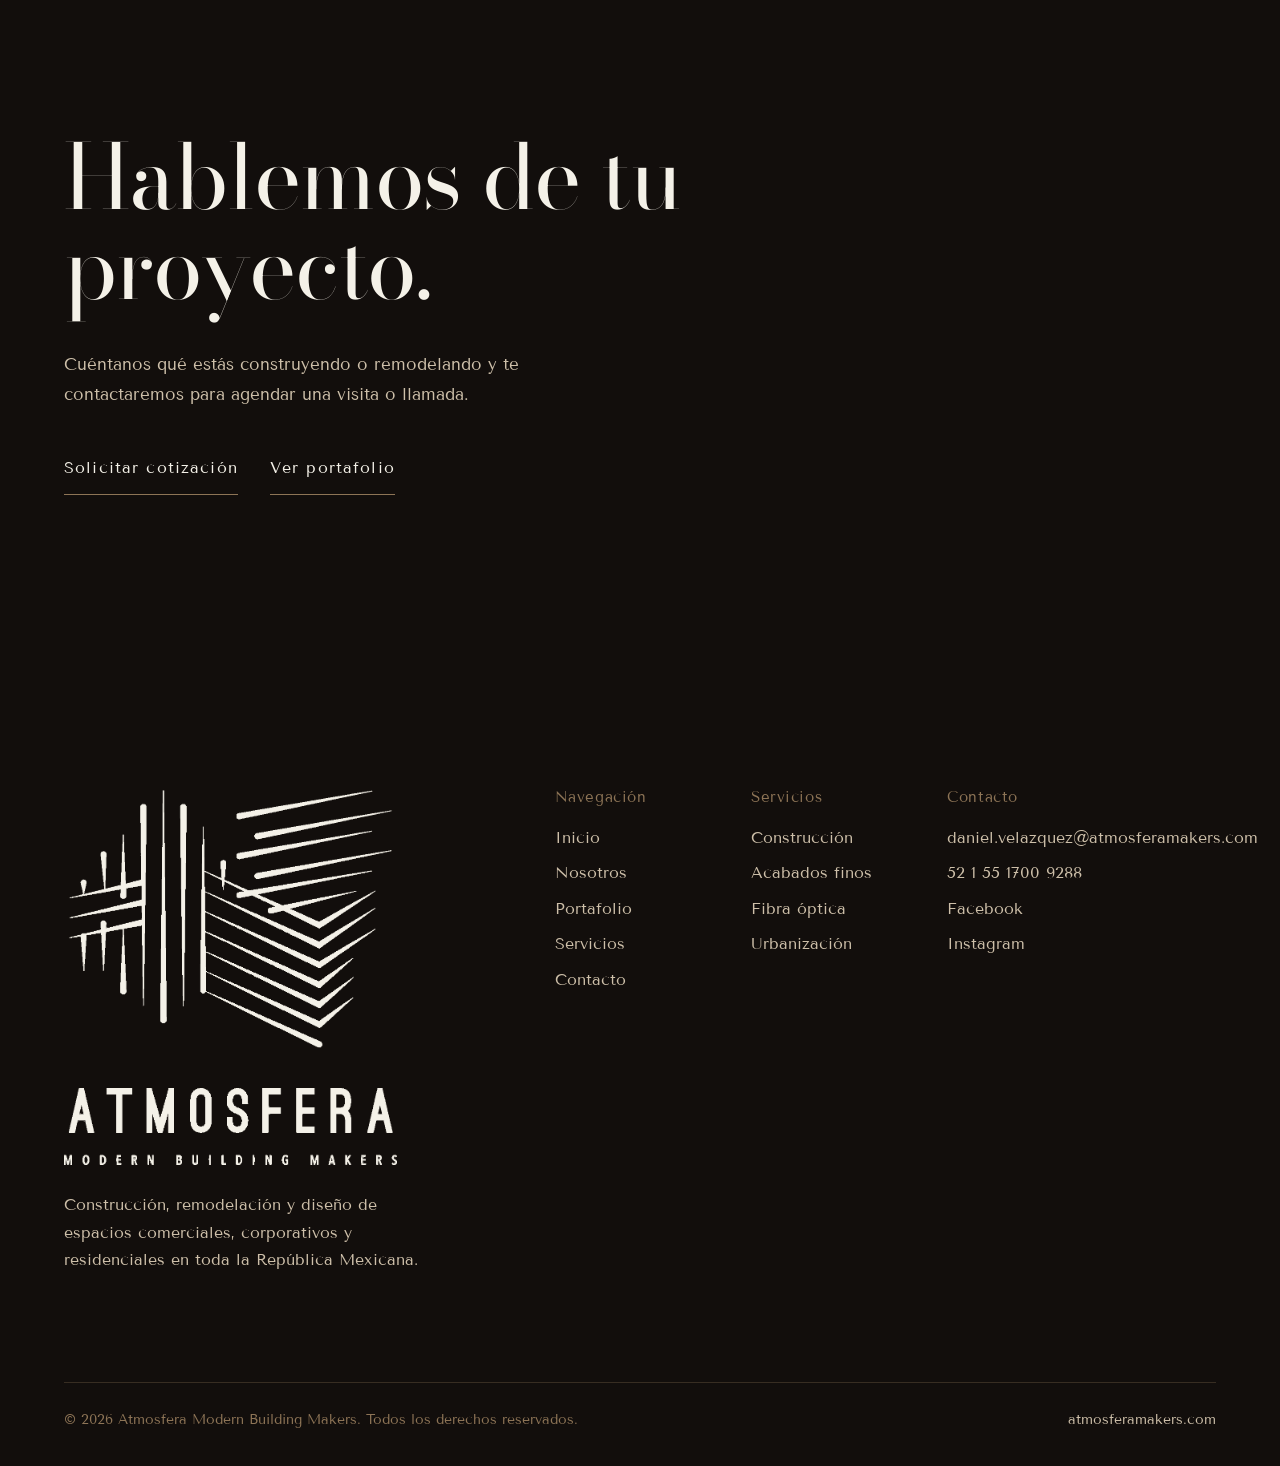
<file: index (3).html>
<!DOCTYPE html>
<html lang="es">
<head>
<meta charset="UTF-8">
<meta name="viewport" content="width=device-width, initial-scale=1, viewport-fit=cover">
<title>Atmosfera — Modern Building Makers | Construcción y diseño de espacios en México</title>
<meta name="description" content="Atmosfera: 18 años construyendo y remodelando espacios comerciales, corporativos y residenciales en México. Colaboramos con Sordo Madaleno, Kababie Arquitectos, Esrawe Studio y marcas como Chanel, Nutrisa y Waldo&#x27;s.">
<link rel="canonical" href="https://www.atmosferamakers.com/">
<meta name="theme-color" content="#120e0c">
<meta name="color-scheme" content="dark">

<meta property="og:site_name" content="Atmosfera">
<meta property="og:locale" content="es_MX">
<meta property="og:title" content="Atmosfera — Modern Building Makers | Construcción y diseño de espacios en México">
<meta property="og:description" content="Atmosfera: 18 años construyendo y remodelando espacios comerciales, corporativos y residenciales en México. Colaboramos con Sordo Madaleno, Kababie Arquitectos, Esrawe Studio y marcas como Chanel, Nutrisa y Waldo&#x27;s.">
<meta property="og:type" content="website">
<meta property="og:url" content="https://www.atmosferamakers.com/">
<meta property="og:image" content="https://www.atmosferamakers.com/img/og-image.jpg">
<meta property="og:image:width" content="1200">
<meta property="og:image:height" content="630">
<meta name="twitter:card" content="summary_large_image">
<meta name="twitter:title" content="Atmosfera — Modern Building Makers | Construcción y diseño de espacios en México">
<meta name="twitter:description" content="Atmosfera: 18 años construyendo y remodelando espacios comerciales, corporativos y residenciales en México. Colaboramos con Sordo Madaleno, Kababie Arquitectos, Esrawe Studio y marcas como Chanel, Nutrisa y Waldo&#x27;s.">
<meta name="twitter:image" content="https://www.atmosferamakers.com/img/og-image.jpg">

<meta name="robots" content="index, follow, max-image-preview:large">
<meta name="GPTBot" content="index, follow">
<meta name="ClaudeBot" content="index, follow">
<meta name="Google-Extended" content="index, follow">
<meta name="PerplexityBot" content="index, follow">

<link rel="icon" href="img/favicon-64.png" type="image/png" sizes="64x64">
<link rel="icon" href="img/favicon-32.png" type="image/png" sizes="32x32">
<link rel="apple-touch-icon" href="img/apple-touch-icon.png">
<link rel="manifest" href="site.webmanifest">

<link rel="preload" href="fonts/bodoni-moda-latin-opsz-normal.woff2" as="font" type="font/woff2" crossorigin>
<link rel="preload" href="fonts/tenor-sans-latin-400-normal.woff2" as="font" type="font/woff2" crossorigin>
<link rel="preload" as="image" href="work/chanel-artz-2.webp" fetchpriority="high">
<link rel="stylesheet" href="styles.css?v=20261021">
<script>try{if(!sessionStorage.getItem("atm_seen"))document.documentElement.classList.add("first")}catch(e){}</script>
<noscript><style>.veil{display:none}html.js .plate[data-reveal] img{opacity:1}</style></noscript>
<script type="application/ld+json">
{
  "@context": "https://schema.org",
  "@type": "GeneralContractor",
  "name": "Atmosfera",
  "alternateName": "Atmosfera Modern Building Makers",
  "url": "https://www.atmosferamakers.com",
  "logo": "https://www.atmosferamakers.com/img/logo-full.png",
  "image": "https://www.atmosferamakers.com/img/og-image.jpg",
  "description": "Empresa mexicana de construcción, remodelación y diseño de espacios comerciales, corporativos y residenciales, con 18 años de experiencia.",
  "email": "daniel.velazquez@atmosferamakers.com",
  "telephone": "+52 55 1700 9288",
  "areaServed": {
    "@type": "Country",
    "name": "México"
  },
  "sameAs": [
    "https://www.facebook.com/atmosferamakers",
    "https://www.instagram.com/atmosferamakers/"
  ]
}
</script>
</head>
<body class="page-home">
<a href="#main" class="skip-link">Saltar al contenido</a>
<div class="veil" id="veil" aria-hidden="true"><img class="veil-logo" src="img/logo-full.png" width="829" height="935" alt=""></div>
<header class="site-header">
  <a class="brand" href="index.html" aria-label="Atmosfera, inicio"><img src="img/logo-wordmark.png" width="829" height="192" alt="Atmosfera Modern Building Makers"></a>
  <nav class="nav" aria-label="Principal"><a href="nosotros.html">Nosotros</a><a href="portafolio.html">Portafolio</a><a href="servicios.html">Servicios</a><a href="contacto.html">Contacto</a></nav>
  <a class="nav-quick" href="portafolio.html">Portafolio</a>
  <button class="menu-btn" type="button" aria-expanded="false" aria-controls="menu"><span></span><span></span><span class="sr-only">Menú</span></button>
</header>
<div class="menu" id="menu"><img src="img/logo-full.png" width="829" height="935" alt=""><a href="index.html">Inicio</a><a href="nosotros.html">Nosotros</a><a href="portafolio.html">Portafolio</a><a href="servicios.html">Servicios</a><a href="contacto.html">Contacto</a></div>
<main id="main">
<section class="hero" aria-label="Atmosfera">
  <div class="hero-slides">
    <img class="is-active" src="work/chanel-artz-2.webp" width="2048" height="1152" alt="" fetchpriority="high">
    <img src="work/la-nonna-1.webp" width="2000" height="1334" alt="">
    <img src="work/rancho-san-diego-8.webp" width="1708" height="928" alt="">
  </div>
  <div class="hero-shade"></div>
  <h1><img src="img/logo-full.png" width="829" height="935" alt="Atmosfera, Modern Building Makers"></h1>
  <div class="hero-foot">
    <p class="hero-note">Construcción, remodelación y diseño de espacios comerciales, corporativos y residenciales en toda la República Mexicana.</p>
    <a class="link hero-link" href="portafolio.html">Ver portafolio</a>
  </div>
</section>
<section class="section section--tight"><div class="wrap"><p class="lead statement-wide">Dieciocho años construyendo espacios para Chanel, Nutrisa y Waldo's.</p></div></section><section class="mosaic-section"><div class="wrap"><div class="mosaic"><a class="mtile" href="portafolio.html#chanel-artz"><figure><img src="work/chanel-artz-1.webp" width="1858" height="2600" alt="Fachada de la boutique Chanel con cristal azul, muros blancos e iluminación vertical" decoding="async"></figure><h3>Chanel Artz</h3><p>Plaza Artz, San Ángel, CDMX</p></a><a class="mtile" href="portafolio.html#honey"><figure><img src="work/honey-1.webp" width="1280" height="720" alt="Recepción del centro nocturno HONEY con barra de mármol negro, letrero luminoso y muro de duela oscura" loading="lazy" decoding="async"></figure><h3>HONEY Centro Nocturno</h3><p>Proyecto ejecutivo, Polanco, CDMX</p></a><a class="mtile" href="portafolio.html#la-nonna"><figure><img src="work/la-nonna-1.webp" width="2000" height="1334" alt="Interior del restaurante La Nonna con arco monumental, repisas iluminadas con botellas y un candil dorado" loading="lazy" decoding="async"></figure><h3>La Nonna Polanco</h3><p>Emilio Castelar 135, Polanco, CDMX</p></a><a class="mtile" href="portafolio.html#rancho-san-diego"><figure><img src="work/rancho-san-diego-8.webp" width="1708" height="928" alt="Fachada de la residencia con alberca, muros de piedra y luz de atardecer" loading="lazy" decoding="async"></figure><h3>Residencia Rancho San Diego</h3><p>Proyecto ejecutivo, Rancho San Diego, Ixtapan de la Sal, Edo. Méx.</p></a><a class="mtile" href="portafolio.html#piacevole"><figure><img src="work/piacevole-1.webp" width="1078" height="719" alt="Comedor de Piacevole con mesas redondas, sillas capitoné grises y vegetación colgante" loading="lazy" decoding="async"></figure><h3>Piacevole Santa Fe</h3><p>Juan Salvador Agraz 130, Lomas de Santa Fe, CDMX</p></a><a class="mtile" href="portafolio.html#restaurante-polanco"><figure><img src="work/restaurante-polanco-1.webp" width="1280" height="960" alt="Recepción de un restaurante en Polanco con mamparas de panal de madera con vegetación y plafón ondulado" loading="lazy" decoding="async"></figure><h3>Proyecto Restaurante Polanco</h3><p>Proyecto ejecutivo, Polanco, CDMX</p></a><a class="mtile" href="portafolio.html#cielito-querido"><figure><img src="work/cielito-querido-1.webp" width="960" height="1280" alt="Muro de talavera azul y blanco con el letrero México lindo, Cielito querido" loading="lazy" decoding="async"></figure><h3>Cielito Querido Café</h3><p>Av. Popocatépetl (Eje 8 Sur) 488, Benito Juárez, CDMX</p></a><a class="mtile" href="portafolio.html#rancho-san-diego"><figure><img src="work/rancho-san-diego-6.webp" width="1640" height="864" alt="Comedor y sala abiertos a la terraza con luz de atardecer" loading="lazy" decoding="async"></figure><h3>Residencia Rancho San Diego</h3><p>Proyecto ejecutivo, Rancho San Diego, Ixtapan de la Sal, Edo. Méx.</p></a><a class="mtile" href="portafolio.html#sonora-asador"><figure><img src="work/sonora-asador-2.webp" width="1172" height="868" alt="Plafón escultórico de madera ondulada con iluminación lineal en Sonora Asador Añejo" loading="lazy" decoding="async"></figure><h3>Sonora Asador Añejo</h3><p>Hacienda de Valle Escondido, Atizapán de Zaragoza, Edo. Méx.</p></a><a class="mtile" href="portafolio.html#restaurante-polanco"><figure><img src="work/restaurante-polanco-3.webp" width="1280" height="960" alt="Comedor con plafón de madera ondulado y ventanal con vista al atardecer" loading="lazy" decoding="async"></figure><h3>Proyecto Restaurante Polanco</h3><p>Proyecto ejecutivo, Polanco, CDMX</p></a><a class="mtile" href="portafolio.html#bar-bf"><figure><img src="work/bar-bf-1.webp" width="1072" height="916" alt="Salón del Bar BF con muros de duela de madera curva, logotipo iluminado y mesas de madera" loading="lazy" decoding="async"></figure><h3>Bar BF Santa Fe</h3><p>Juan Salvador Agraz 130, Lomas de Santa Fe, CDMX</p></a><a class="mtile" href="portafolio.html#honey"><figure><img src="work/honey-7.webp" width="1280" height="720" alt="Salón de HONEY con sillones de terciopelo, escenario con marco luminoso y muros de panal iluminados" loading="lazy" decoding="async"></figure><h3>HONEY Centro Nocturno</h3><p>Proyecto ejecutivo, Polanco, CDMX</p></a></div><p class="mosaic-more"><a class="link" href="portafolio.html">Ver los 24 proyectos del portafolio</a></p></div></section><section class="section section--night"><div class="wrap"><ul class="cats"><li><a href="portafolio.html#comercial"><span class="cat-name">Comercial</span><span class="cat-n">18 proyectos</span></a></li><li><a href="portafolio.html#corporativo"><span class="cat-name">Corporativo</span><span class="cat-n">1 proyecto</span></a></li><li><a href="portafolio.html#residencial"><span class="cat-name">Residencial</span><span class="cat-n">2 proyectos</span></a></li><li><a href="portafolio.html#infraestructura"><span class="cat-name">Logística e infraestructura</span><span class="cat-n">3 proyectos</span></a></li></ul></div></section><section class="section"><div class="wrap"><p class="lead" style="max-width:24ch;margin-bottom:clamp(30px,4vw,60px)">Junto a despachos como</p><ul class="roll" aria-label="Colaboraciones"><li>Sordo Madaleno Arquitectos</li> <li>Kababie Arquitectos</li> <li>Esrawe Studio</li> <li>Niz + Chauvet</li> <li>Construtech</li> <li>Desarrollos Confianza</li></ul><p style="margin-top:36px"><a class="link" href="nosotros.html">Conocer Atmosfera</a></p></div></section><section class="section section--night cta"><div class="wrap">
  <h2>Hablemos de tu proyecto.</h2>
  <p>Cuéntanos qué estás construyendo o remodelando y te contactaremos para agendar una visita o llamada.</p>
  <a class="link" href="contacto.html">Solicitar cotización</a><a class="link" href="portafolio.html">Ver portafolio</a>
</div></section>
</main>
<footer class="site-footer">
  <div class="wrap">
    <div class="grid footer-grid">
      <div class="c-1-5">
        <img class="footer-logo" src="img/logo-full.png" width="829" height="935" alt="Atmosfera Modern Building Makers" loading="lazy">
        <p class="footer-note">Construcción, remodelación y diseño de espacios comerciales, corporativos y residenciales en toda la República Mexicana.</p>
      </div>
      <div class="footer-col"><h4>Navegación</h4><ul><li><a href="index.html">Inicio</a></li><li><a href="nosotros.html">Nosotros</a></li><li><a href="portafolio.html">Portafolio</a></li><li><a href="servicios.html">Servicios</a></li><li><a href="contacto.html">Contacto</a></li></ul></div>
      <div class="footer-col"><h4>Servicios</h4><ul><li><a href="servicios.html">Construcción</a></li><li><a href="servicios.html">Acabados finos</a></li><li><a href="servicios.html">Fibra óptica</a></li><li><a href="servicios.html">Urbanización</a></li></ul></div>
      <div class="footer-col"><h4>Contacto</h4><ul><li><a href="mailto:daniel.velazquez@atmosferamakers.com">daniel.velazquez@atmosferamakers.com</a></li><li><a href="tel:+5215517009288">52 1 55 1700 9288</a></li><li><a href="https://www.facebook.com/atmosferamakers" target="_blank" rel="noopener">Facebook</a></li><li><a href="https://www.instagram.com/atmosferamakers/" target="_blank" rel="noopener">Instagram</a></li></ul></div>
    </div>
    <div class="footer-base"><span>© 2026 Atmosfera Modern Building Makers. Todos los derechos reservados.</span><a href="https://www.atmosferamakers.com">atmosferamakers.com</a></div>
  </div>
</footer>
<script defer src="main.js?v=20261021"></script>
</body>
</html>
</file>
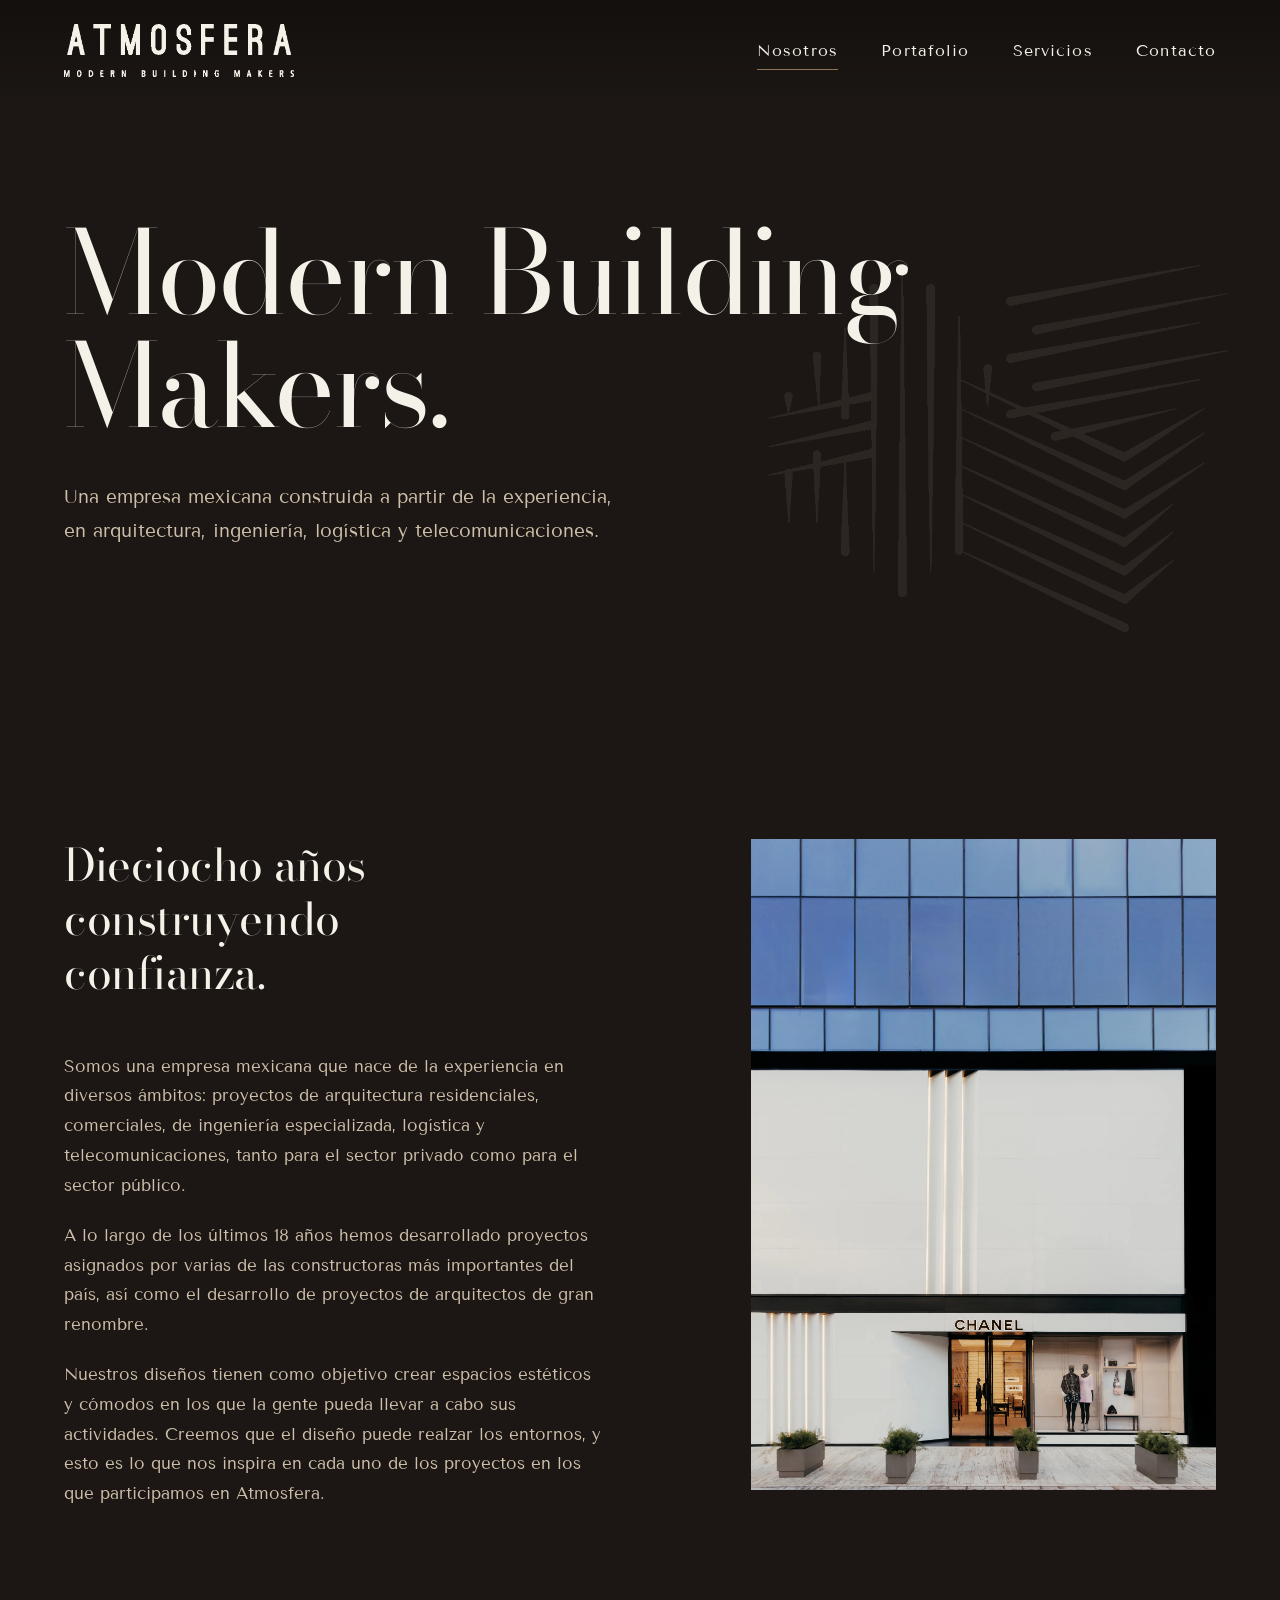
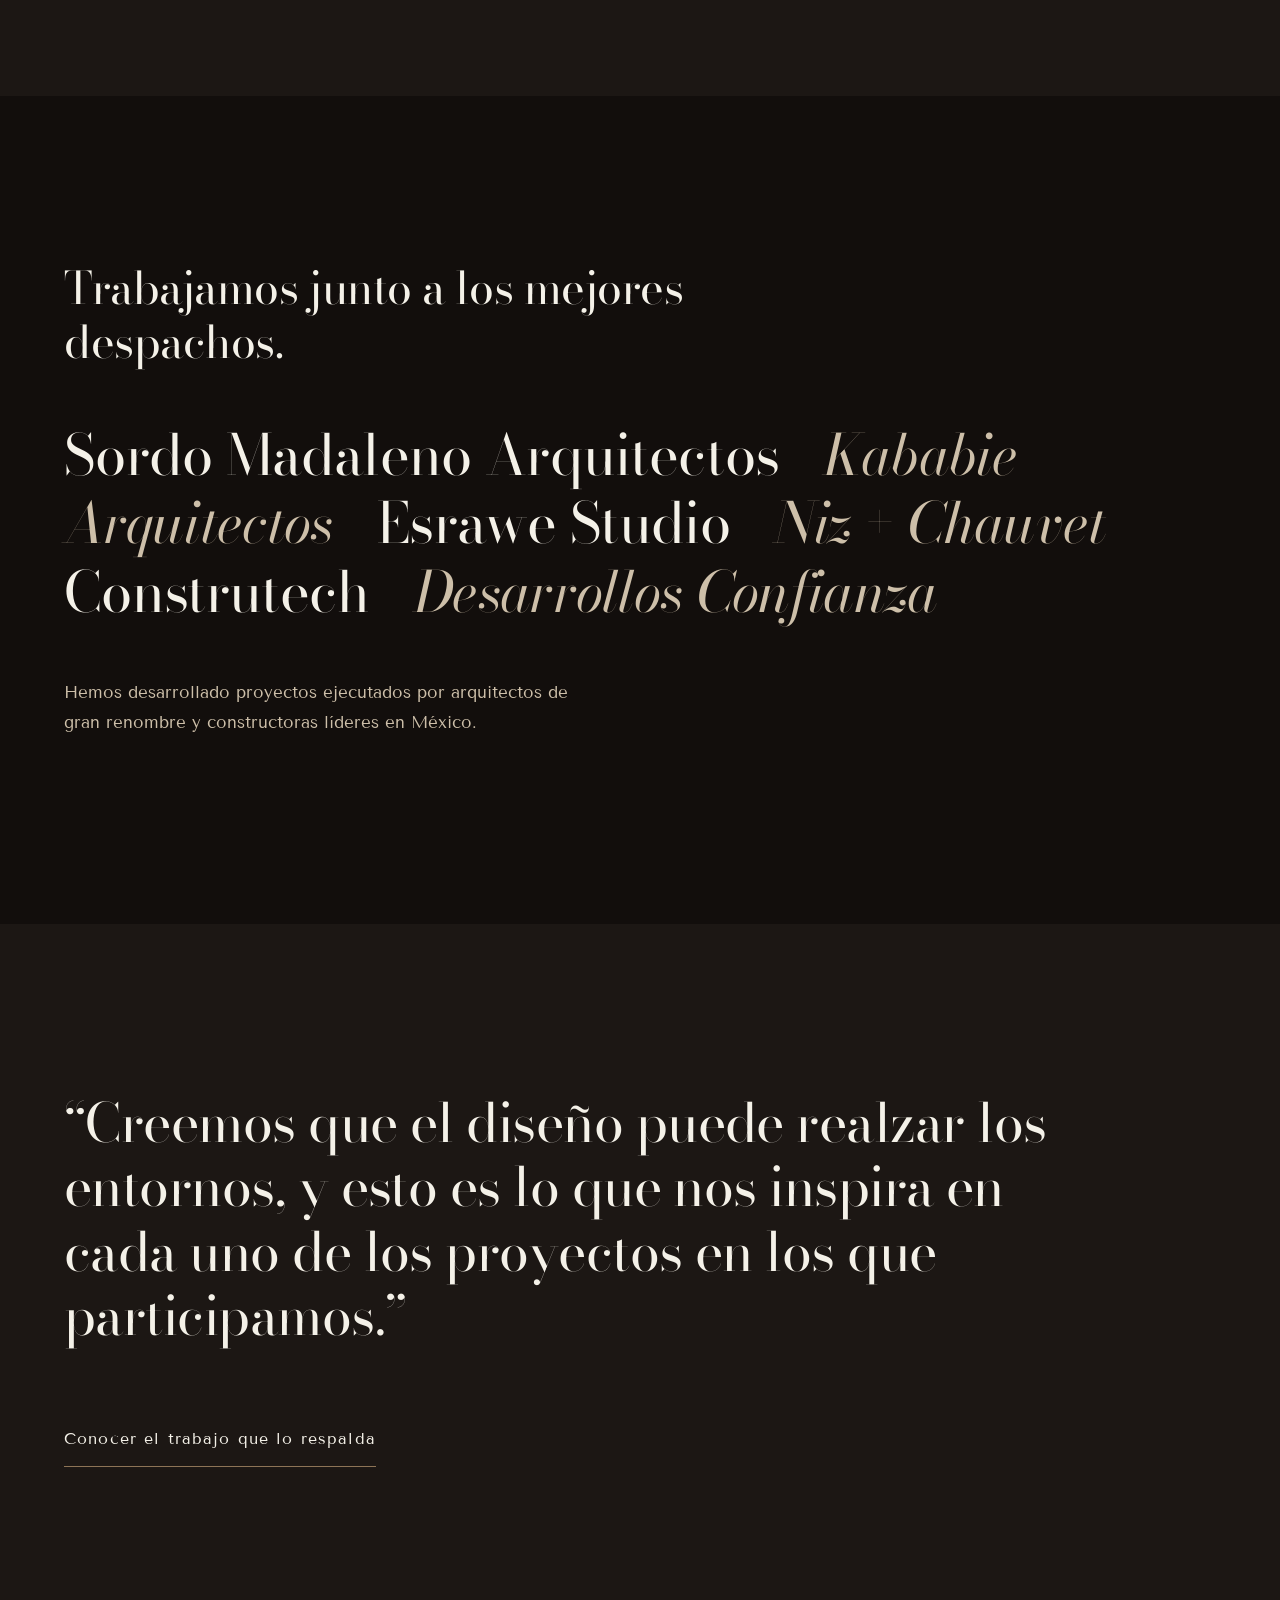
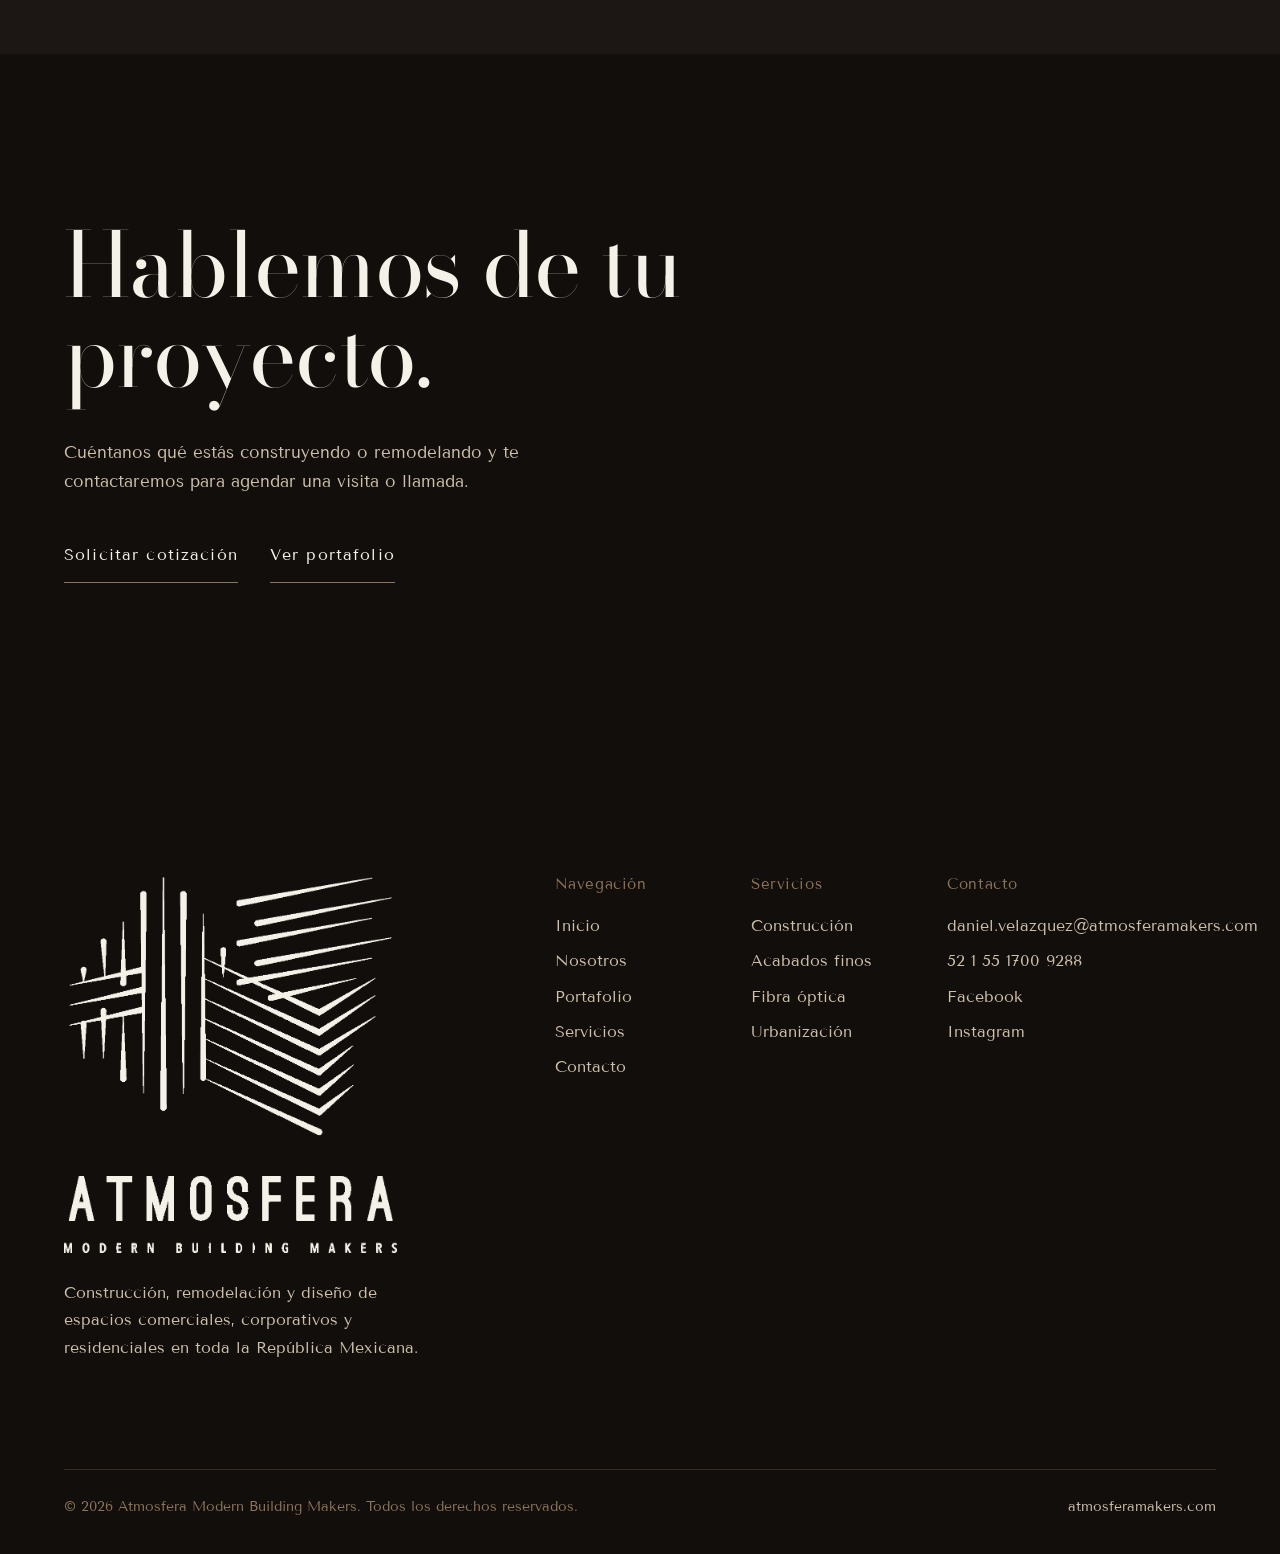
<file: nosotros.html>
<!DOCTYPE html>
<html lang="es">
<head>
<meta charset="UTF-8">
<meta name="viewport" content="width=device-width, initial-scale=1, viewport-fit=cover">
<title>Nosotros — Atmosfera Modern Building Makers</title>
<meta name="description" content="Empresa mexicana con 18 años de experiencia en arquitectura, ingeniería, logística y telecomunicaciones. Conoce la historia de Atmosfera y los despachos con los que colaboramos.">
<link rel="canonical" href="https://www.atmosferamakers.com/nosotros.html">
<meta name="theme-color" content="#120e0c">
<meta name="color-scheme" content="dark">

<meta property="og:site_name" content="Atmosfera">
<meta property="og:locale" content="es_MX">
<meta property="og:title" content="Nosotros — Atmosfera Modern Building Makers">
<meta property="og:description" content="Empresa mexicana con 18 años de experiencia en arquitectura, ingeniería, logística y telecomunicaciones. Conoce la historia de Atmosfera y los despachos con los que colaboramos.">
<meta property="og:type" content="website">
<meta property="og:url" content="https://www.atmosferamakers.com/nosotros.html">
<meta property="og:image" content="https://www.atmosferamakers.com/img/og-image.jpg">
<meta property="og:image:width" content="1200">
<meta property="og:image:height" content="630">
<meta name="twitter:card" content="summary_large_image">
<meta name="twitter:title" content="Nosotros — Atmosfera Modern Building Makers">
<meta name="twitter:description" content="Empresa mexicana con 18 años de experiencia en arquitectura, ingeniería, logística y telecomunicaciones. Conoce la historia de Atmosfera y los despachos con los que colaboramos.">
<meta name="twitter:image" content="https://www.atmosferamakers.com/img/og-image.jpg">

<meta name="robots" content="index, follow, max-image-preview:large">
<meta name="GPTBot" content="index, follow">
<meta name="ClaudeBot" content="index, follow">
<meta name="Google-Extended" content="index, follow">
<meta name="PerplexityBot" content="index, follow">

<link rel="icon" href="img/favicon-64.png" type="image/png" sizes="64x64">
<link rel="icon" href="img/favicon-32.png" type="image/png" sizes="32x32">
<link rel="apple-touch-icon" href="img/apple-touch-icon.png">
<link rel="manifest" href="site.webmanifest">

<link rel="preload" href="fonts/bodoni-moda-latin-opsz-normal.woff2" as="font" type="font/woff2" crossorigin>
<link rel="preload" href="fonts/tenor-sans-latin-400-normal.woff2" as="font" type="font/woff2" crossorigin>
<link rel="stylesheet" href="styles.css?v=20261021">
<script>try{if(!sessionStorage.getItem("atm_seen"))document.documentElement.classList.add("first")}catch(e){}</script>
<noscript><style>.veil{display:none}html.js .plate[data-reveal] img{opacity:1}</style></noscript>
<script type="application/ld+json">
{"@context": "https://schema.org", "@type": "AboutPage", "name": "Nosotros — Atmosfera", "url": "https://www.atmosferamakers.com/nosotros.html"}
</script>
</head>
<body class="page-inner">
<a href="#main" class="skip-link">Saltar al contenido</a>
<div class="veil" id="veil" aria-hidden="true"><img class="veil-logo" src="img/logo-full.png" width="829" height="935" alt=""></div>
<header class="site-header">
  <a class="brand" href="index.html" aria-label="Atmosfera, inicio"><img src="img/logo-wordmark.png" width="829" height="192" alt="Atmosfera Modern Building Makers"></a>
  <nav class="nav" aria-label="Principal"><a href="nosotros.html" aria-current="page">Nosotros</a><a href="portafolio.html">Portafolio</a><a href="servicios.html">Servicios</a><a href="contacto.html">Contacto</a></nav>
  <a class="nav-quick" href="portafolio.html">Portafolio</a>
  <button class="menu-btn" type="button" aria-expanded="false" aria-controls="menu"><span></span><span></span><span class="sr-only">Menú</span></button>
</header>
<div class="menu" id="menu"><img src="img/logo-full.png" width="829" height="935" alt=""><a href="index.html">Inicio</a><a href="nosotros.html">Nosotros</a><a href="portafolio.html">Portafolio</a><a href="servicios.html">Servicios</a><a href="contacto.html">Contacto</a></div>
<main id="main">
<section class="page-head"><div class="wrap">
  <h1>Modern Building Makers.</h1>
  <p class="lead-p">Una empresa mexicana construida a partir de la experiencia, en arquitectura, ingeniería, logística y telecomunicaciones.</p>
</div></section>
<section class="section"><div class="wrap"><div class="grid" style="align-items:start">
  <div class="c-1-6"><h2 class="lead" style="max-width:14ch">Dieciocho años construyendo confianza.</h2>
  <div class="statement-body"><p>Somos una empresa mexicana que nace de la experiencia en diversos ámbitos: proyectos de arquitectura residenciales, comerciales, de ingeniería especializada, logística y telecomunicaciones, tanto para el sector privado como para el sector público.</p>
  <p>A lo largo de los últimos 18 años hemos desarrollado proyectos asignados por varias de las constructoras más importantes del país, así como el desarrollo de proyectos de arquitectos de gran renombre.</p>
  <p>Nuestros diseños tienen como objetivo crear espacios estéticos y cómodos en los que la gente pueda llevar a cabo sus actividades. Creemos que el diseño puede realzar los entornos, y esto es lo que nos inspira en cada uno de los proyectos en los que participamos en Atmosfera.</p></div></div>
  <div class="c-8-13"><figure class="plate" data-reveal style="--nw:1858"><img src="work/chanel-artz-1.webp" width="1858" height="2600" alt="Fachada de la boutique Chanel con cristal azul, muros blancos e iluminación vertical" loading="lazy" decoding="async"></figure></div>
</div></div></section>
<section class="section section--night"><div class="wrap"><p class="lead" style="max-width:26ch;margin-bottom:clamp(30px,4vw,60px)">Trabajamos junto a los mejores despachos.</p><ul class="roll" aria-label="Colaboraciones"><li>Sordo Madaleno Arquitectos</li> <li>Kababie Arquitectos</li> <li>Esrawe Studio</li> <li>Niz + Chauvet</li> <li>Construtech</li> <li>Desarrollos Confianza</li></ul><p class="statement-body" style="max-width:54ch">Hemos desarrollado proyectos ejecutados por arquitectos de gran renombre y constructoras líderes en México.</p></div></section><section class="section"><div class="wrap"><blockquote style="margin:0"><p class="lead statement-wide">“Creemos que el diseño puede realzar los entornos, y esto es lo que nos inspira en cada uno de los proyectos en los que participamos.”</p></blockquote>
<p style="margin-top:40px"><a class="link" href="portafolio.html">Conocer el trabajo que lo respalda</a></p></div></section><section class="section section--night cta"><div class="wrap">
  <h2>Hablemos de tu proyecto.</h2>
  <p>Cuéntanos qué estás construyendo o remodelando y te contactaremos para agendar una visita o llamada.</p>
  <a class="link" href="contacto.html">Solicitar cotización</a><a class="link" href="portafolio.html">Ver portafolio</a>
</div></section>
</main>
<footer class="site-footer">
  <div class="wrap">
    <div class="grid footer-grid">
      <div class="c-1-5">
        <img class="footer-logo" src="img/logo-full.png" width="829" height="935" alt="Atmosfera Modern Building Makers" loading="lazy">
        <p class="footer-note">Construcción, remodelación y diseño de espacios comerciales, corporativos y residenciales en toda la República Mexicana.</p>
      </div>
      <div class="footer-col"><h4>Navegación</h4><ul><li><a href="index.html">Inicio</a></li><li><a href="nosotros.html">Nosotros</a></li><li><a href="portafolio.html">Portafolio</a></li><li><a href="servicios.html">Servicios</a></li><li><a href="contacto.html">Contacto</a></li></ul></div>
      <div class="footer-col"><h4>Servicios</h4><ul><li><a href="servicios.html">Construcción</a></li><li><a href="servicios.html">Acabados finos</a></li><li><a href="servicios.html">Fibra óptica</a></li><li><a href="servicios.html">Urbanización</a></li></ul></div>
      <div class="footer-col"><h4>Contacto</h4><ul><li><a href="mailto:daniel.velazquez@atmosferamakers.com">daniel.velazquez@atmosferamakers.com</a></li><li><a href="tel:+5215517009288">52 1 55 1700 9288</a></li><li><a href="https://www.facebook.com/atmosferamakers" target="_blank" rel="noopener">Facebook</a></li><li><a href="https://www.instagram.com/atmosferamakers/" target="_blank" rel="noopener">Instagram</a></li></ul></div>
    </div>
    <div class="footer-base"><span>© 2026 Atmosfera Modern Building Makers. Todos los derechos reservados.</span><a href="https://www.atmosferamakers.com">atmosferamakers.com</a></div>
  </div>
</footer>
<script defer src="main.js?v=20261021"></script>
</body>
</html>
</file>
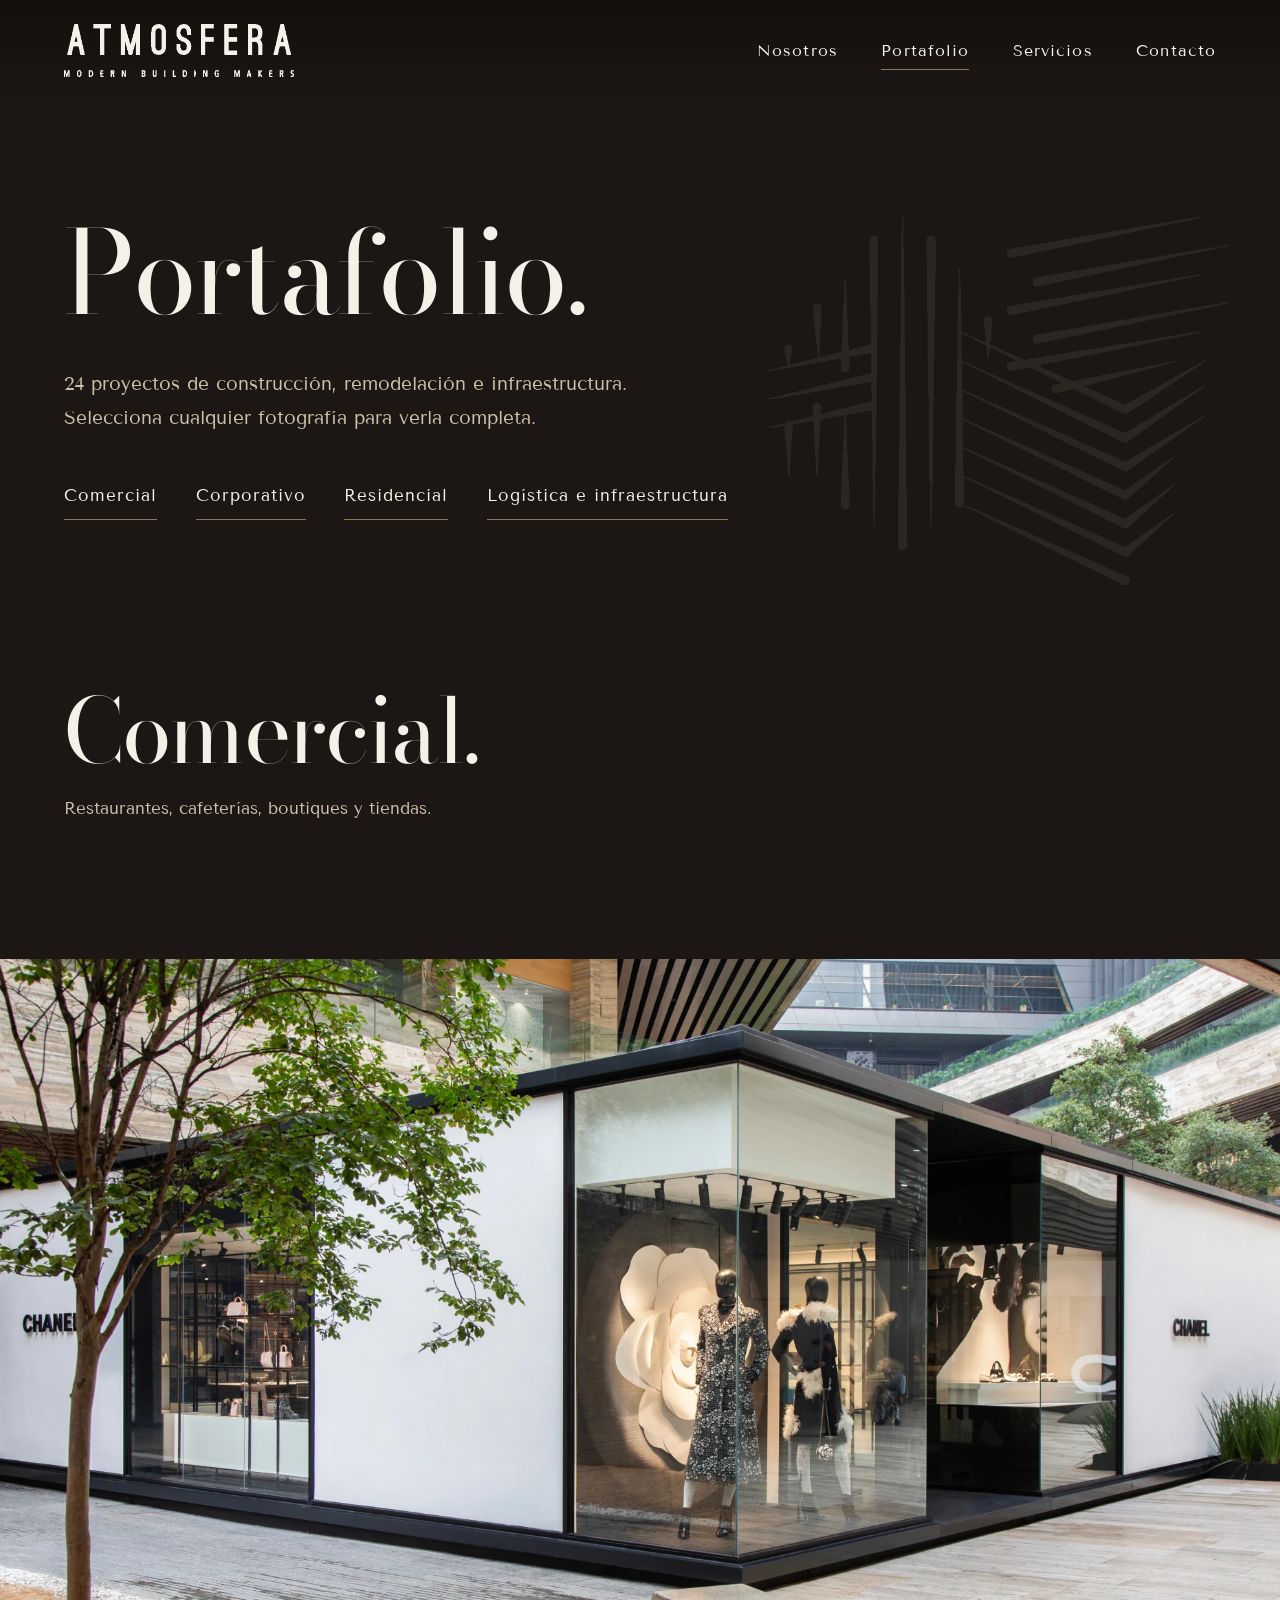
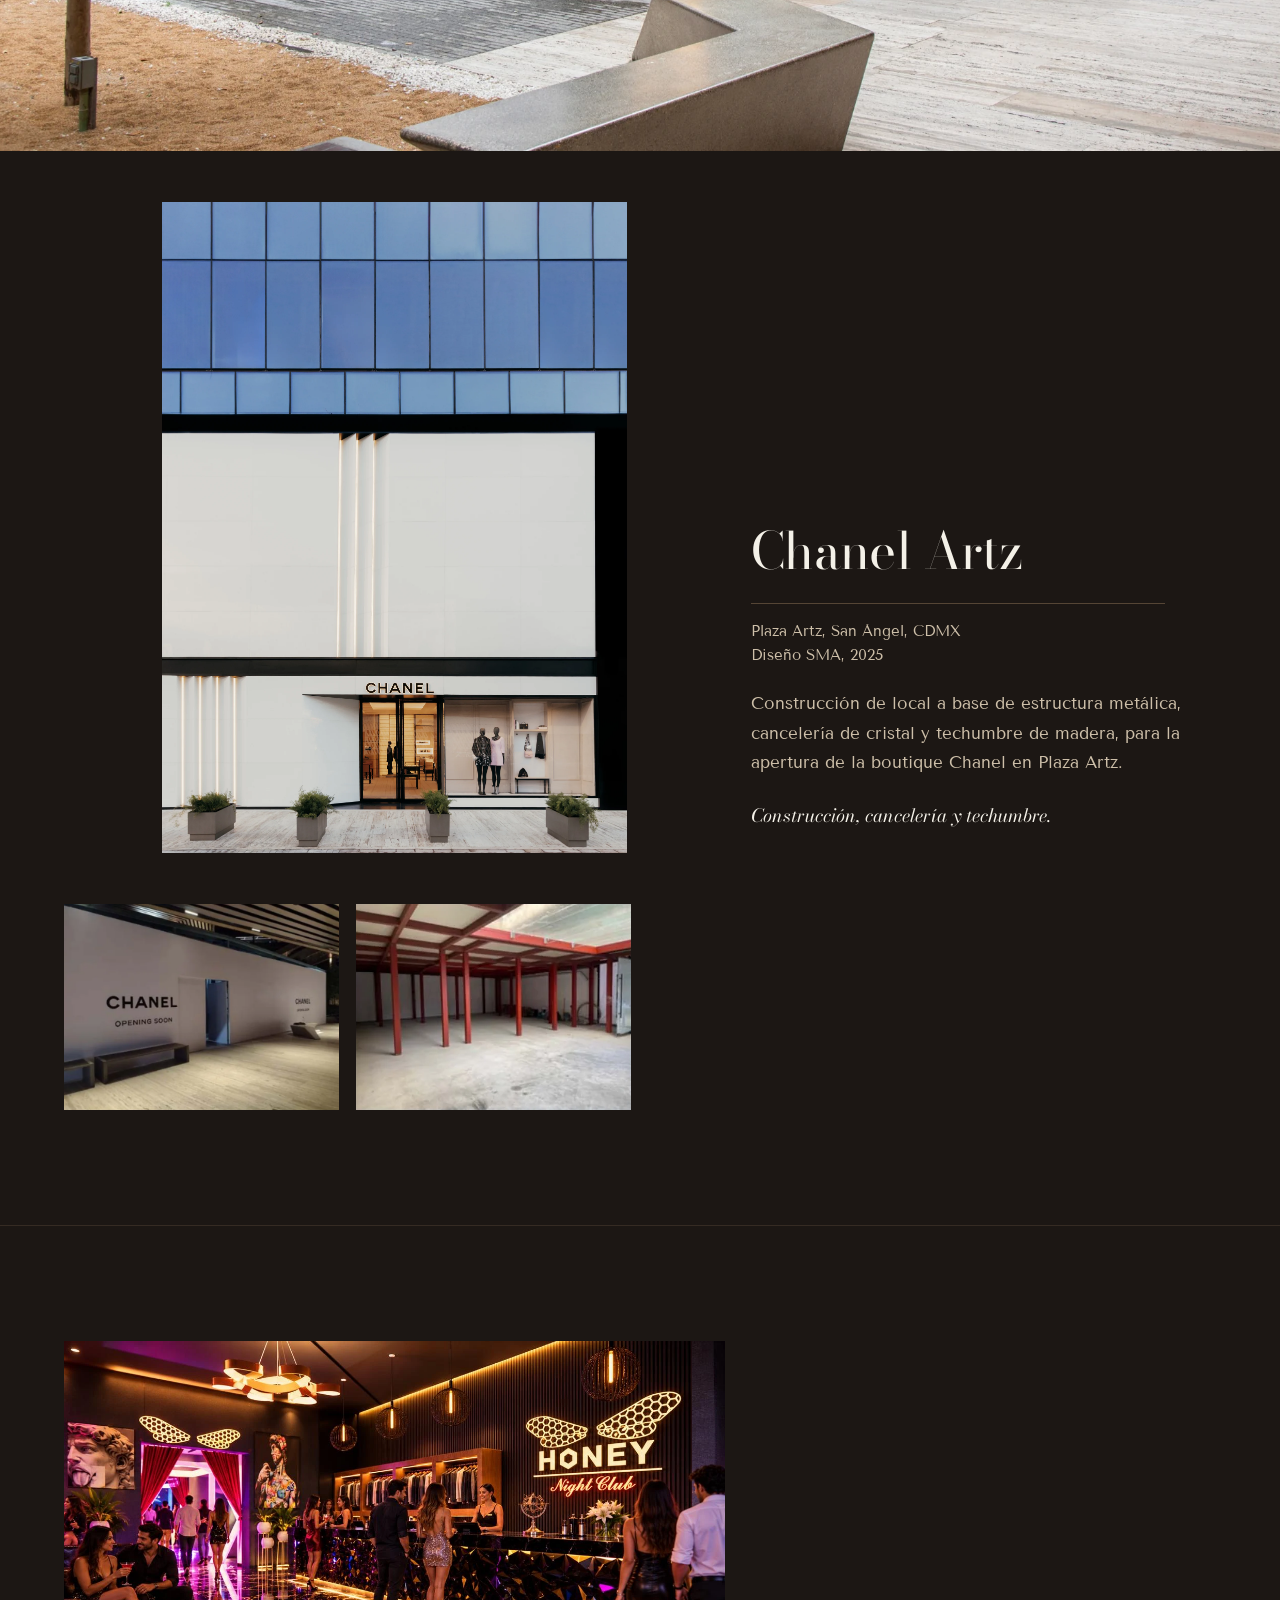
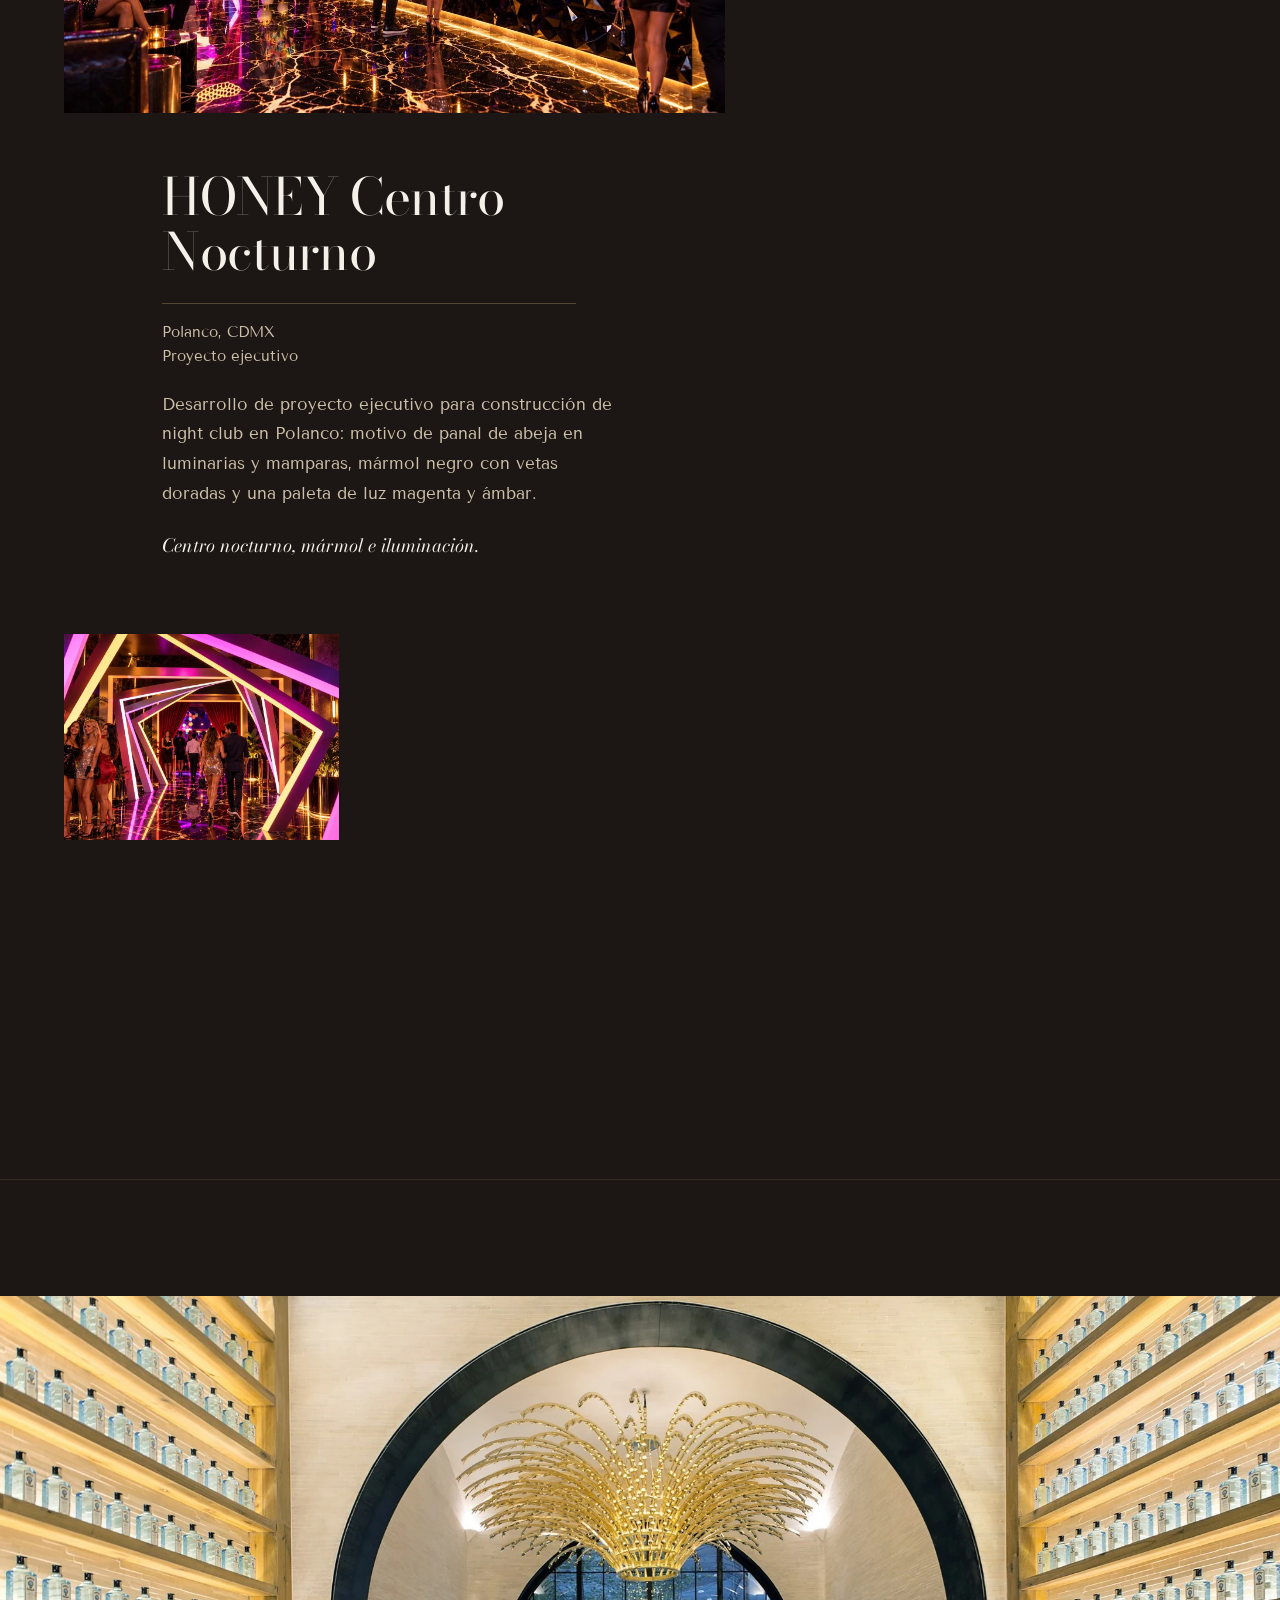
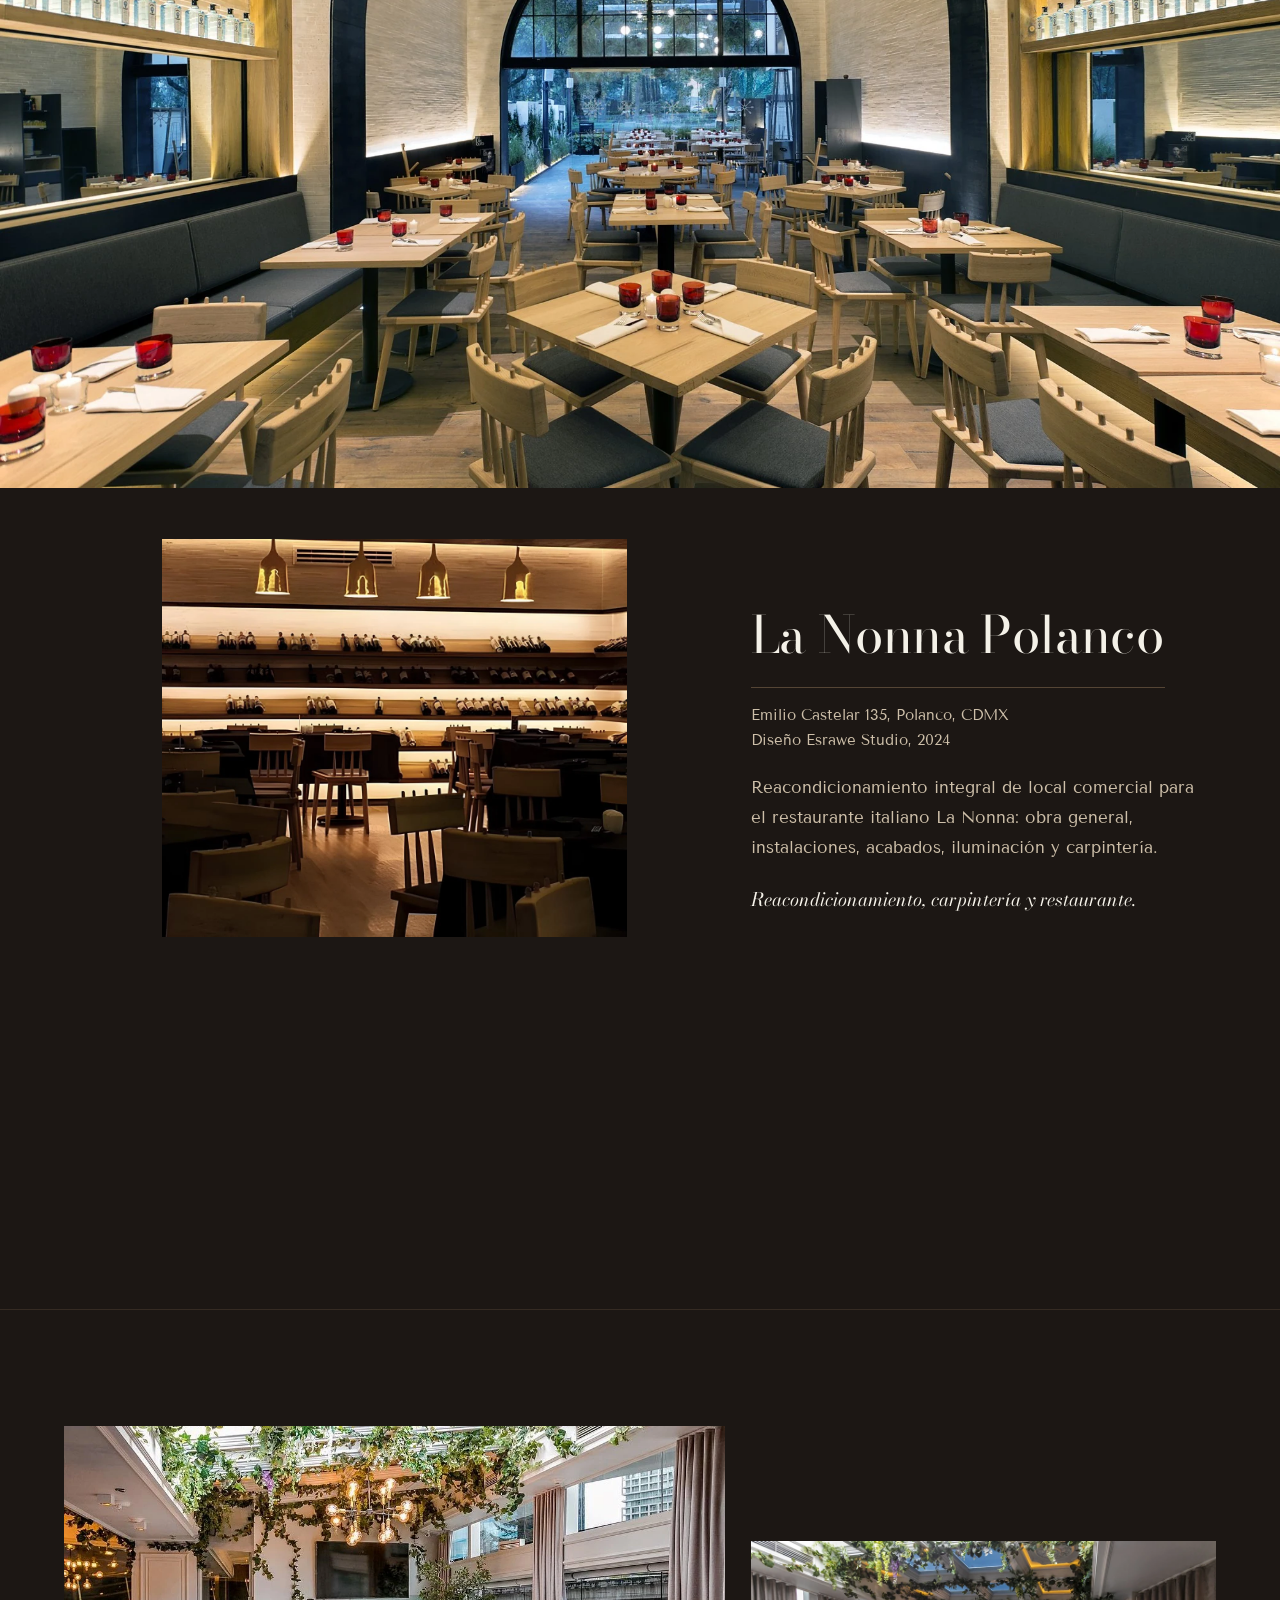
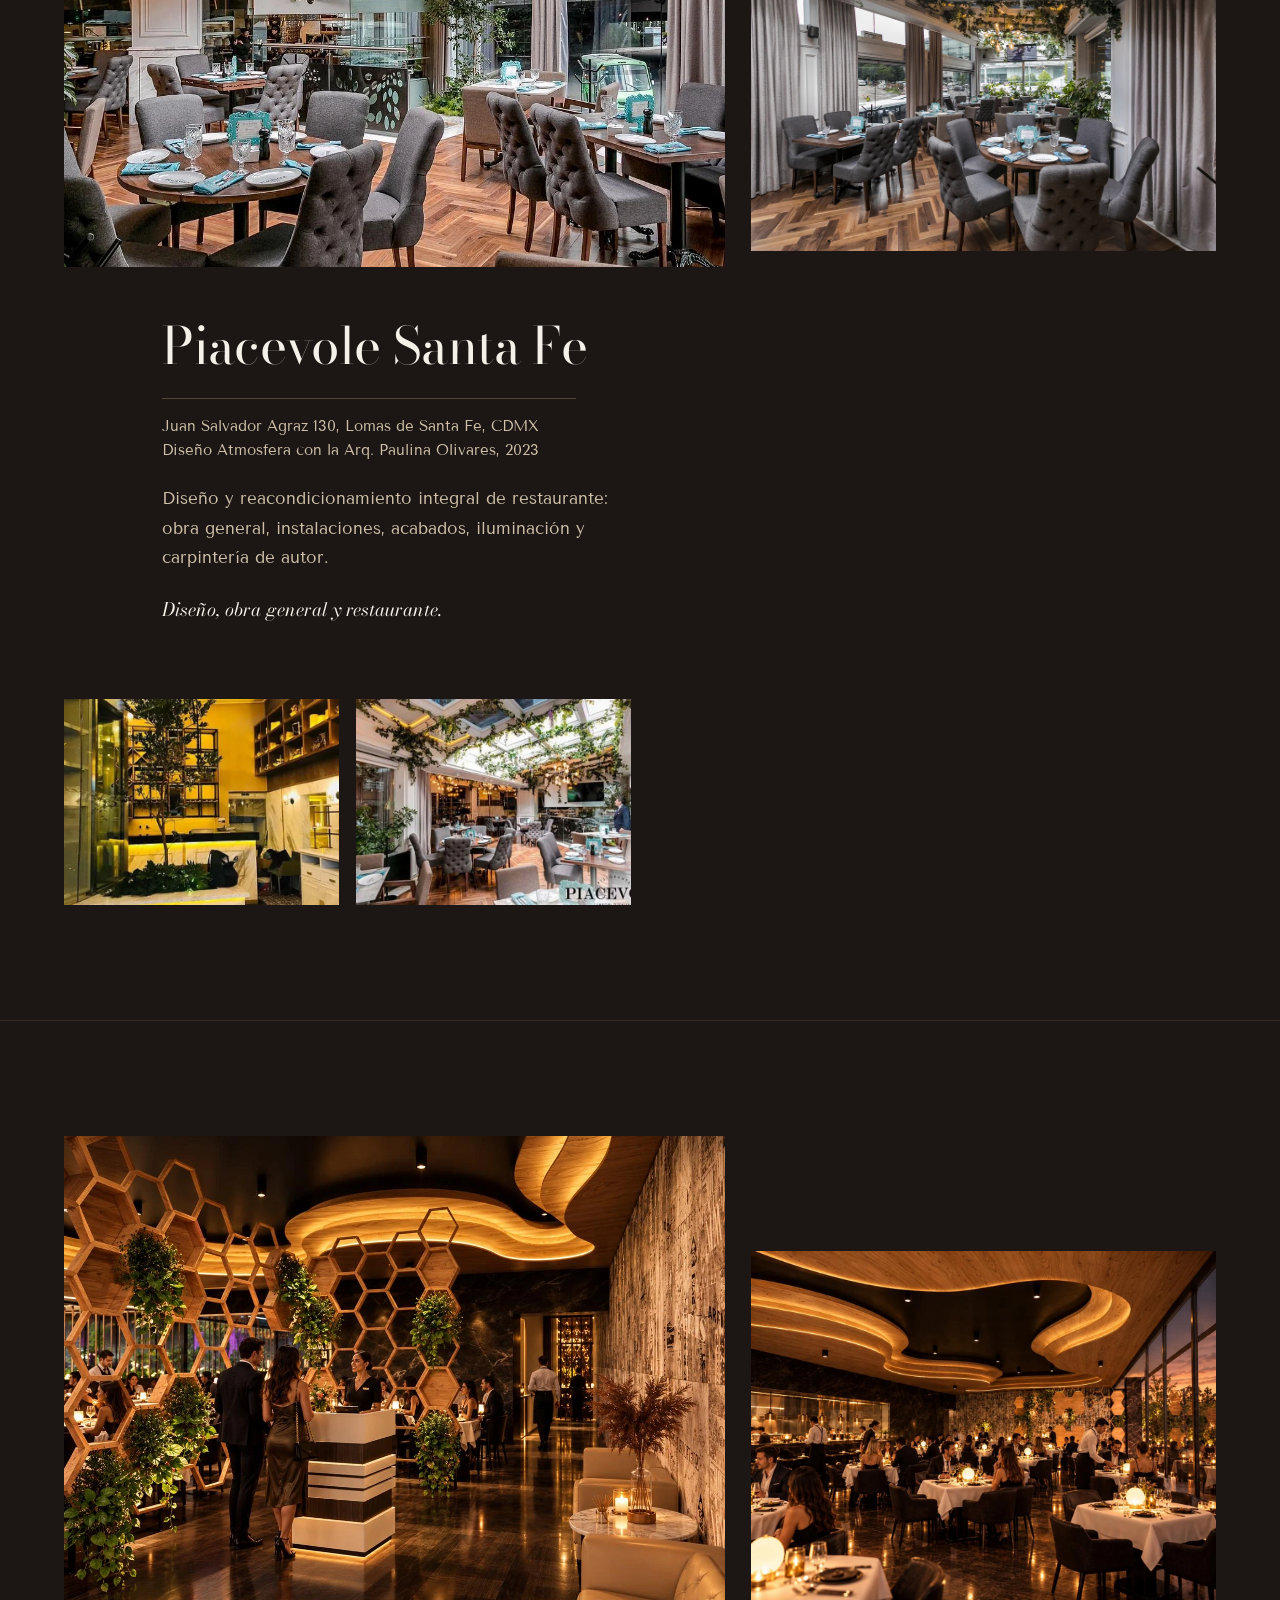
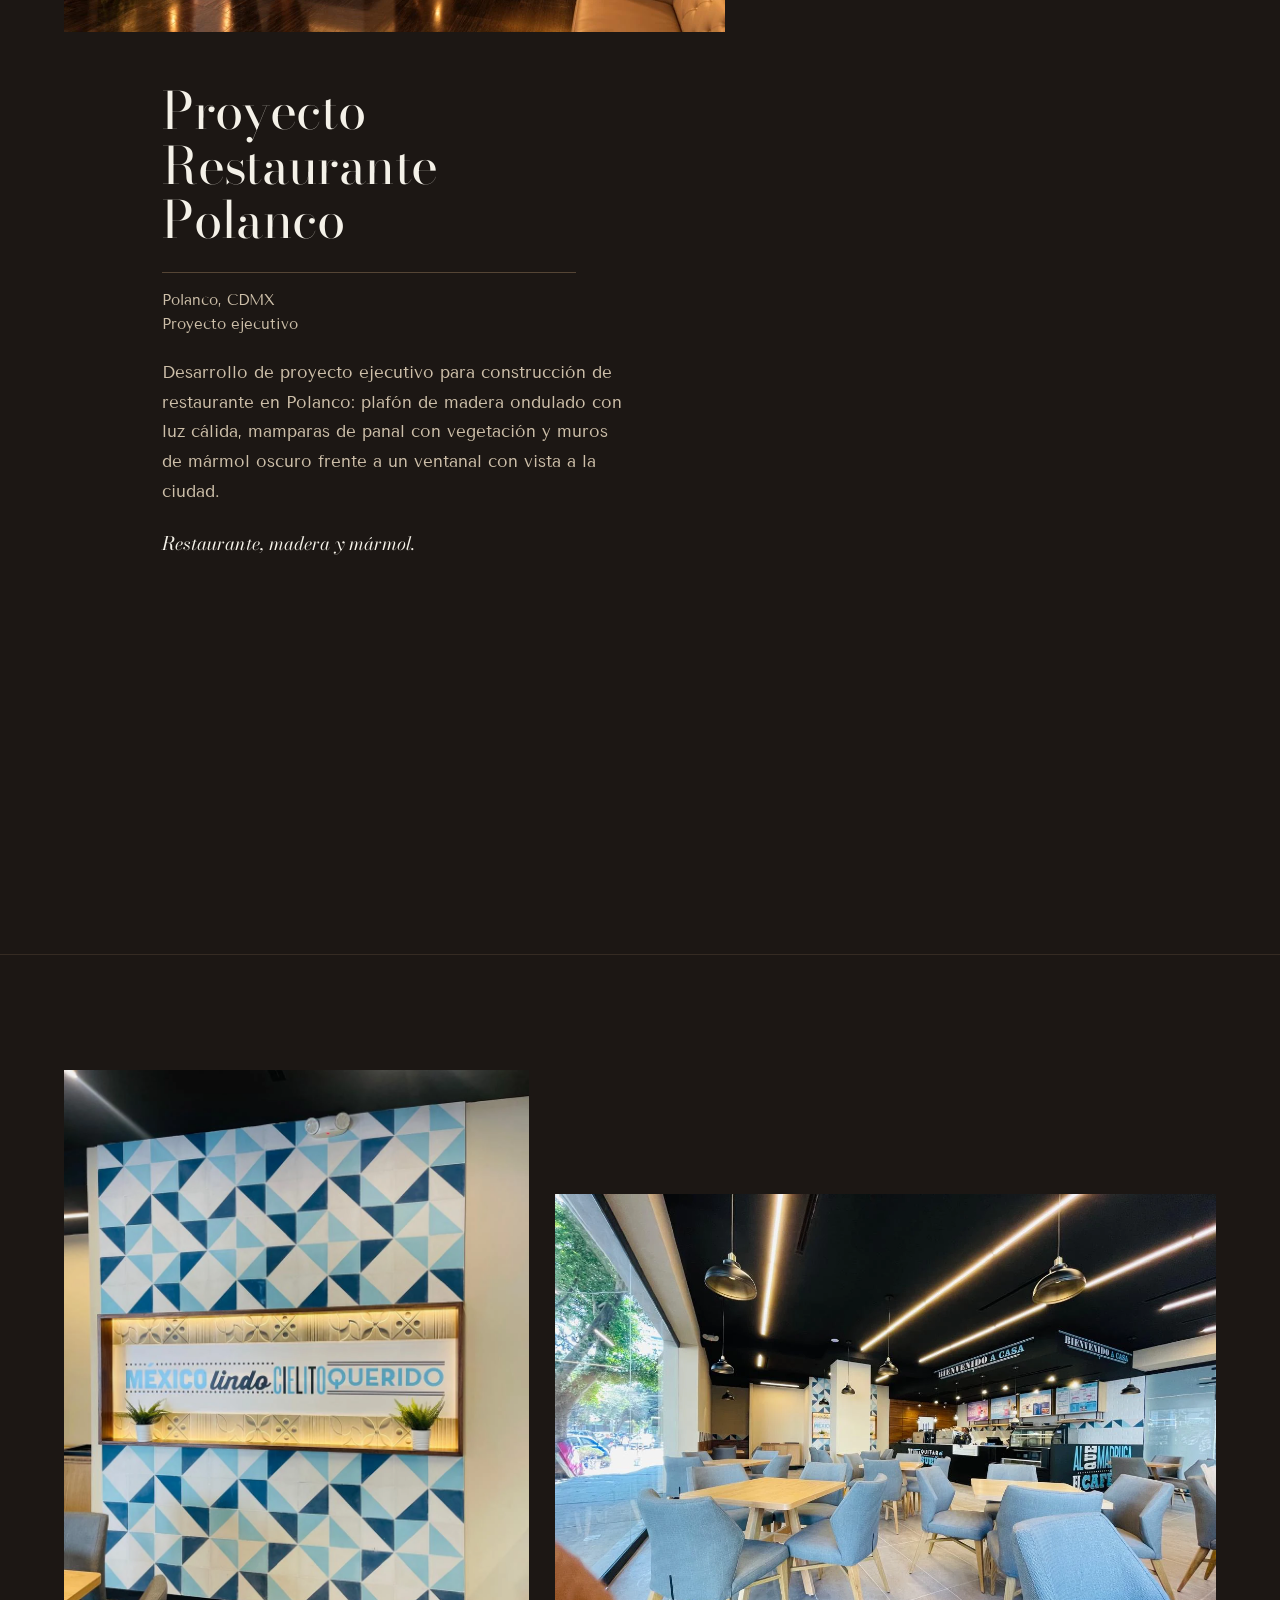
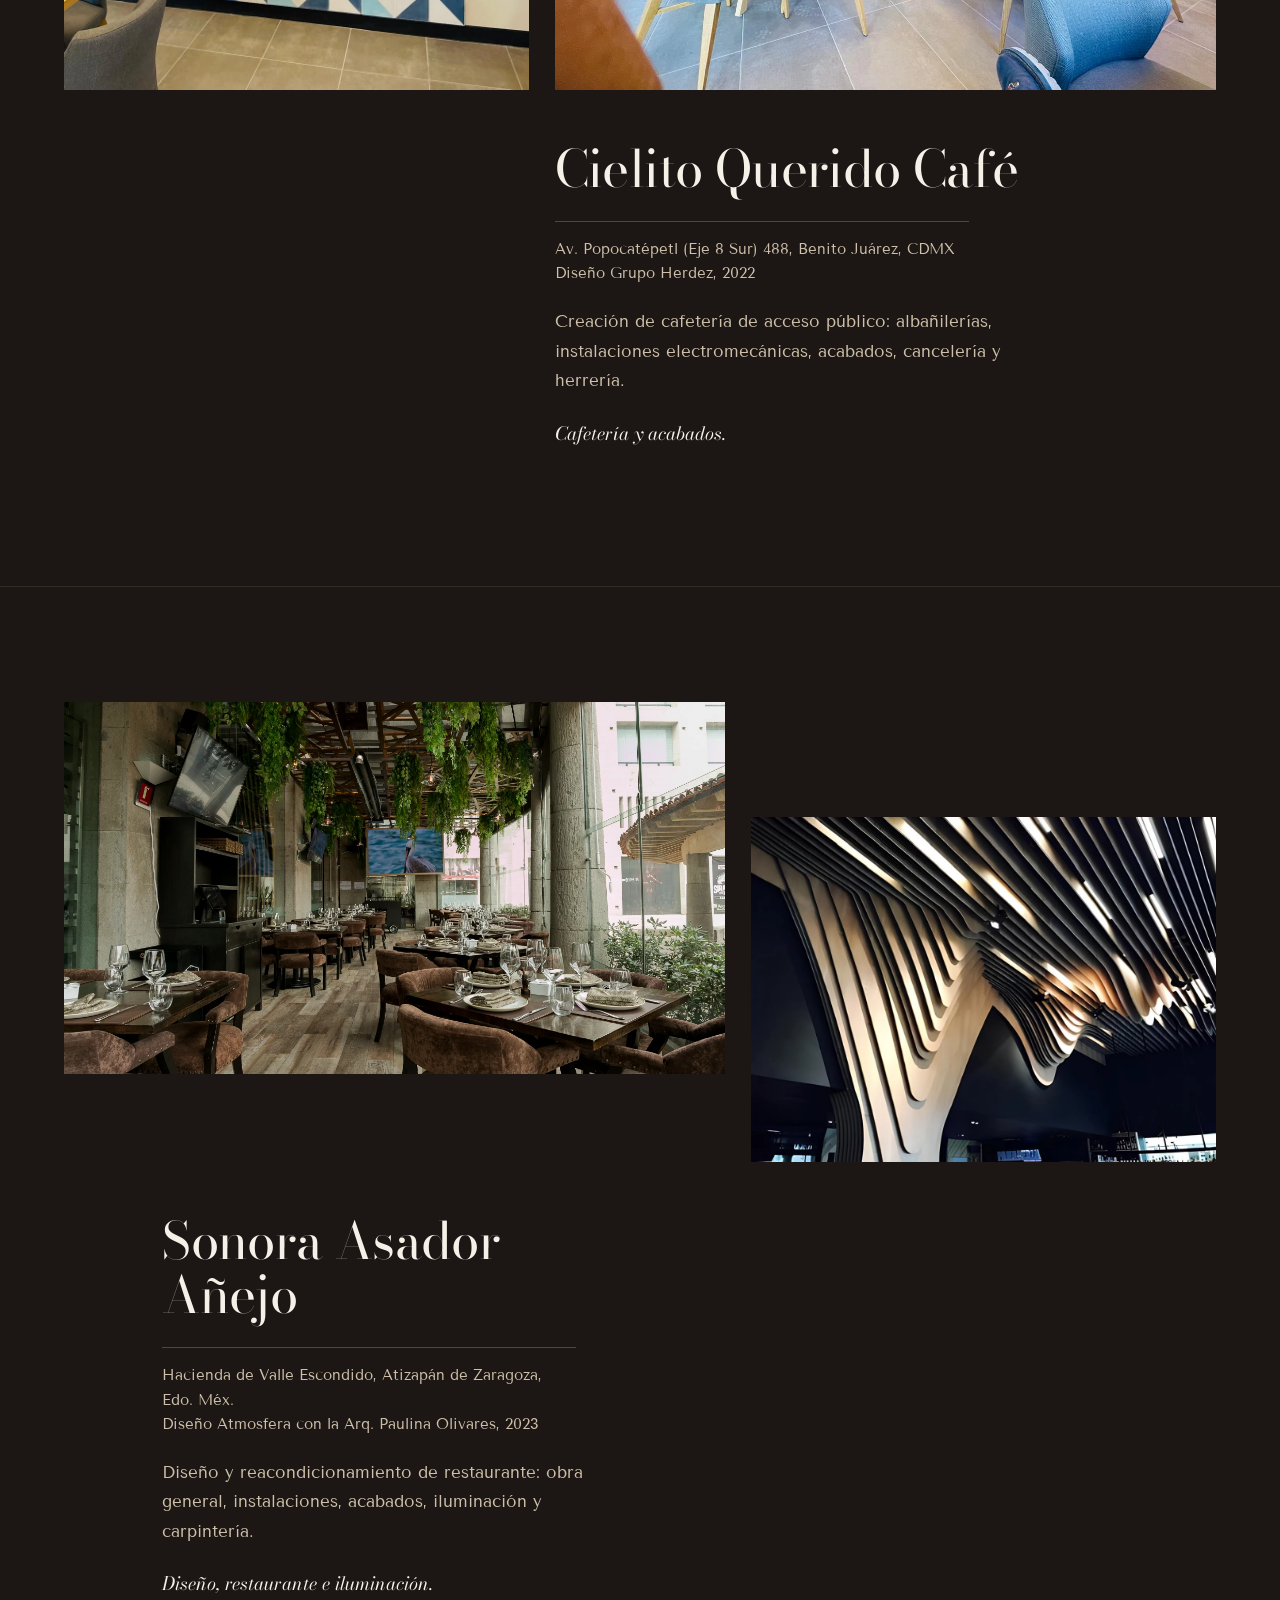
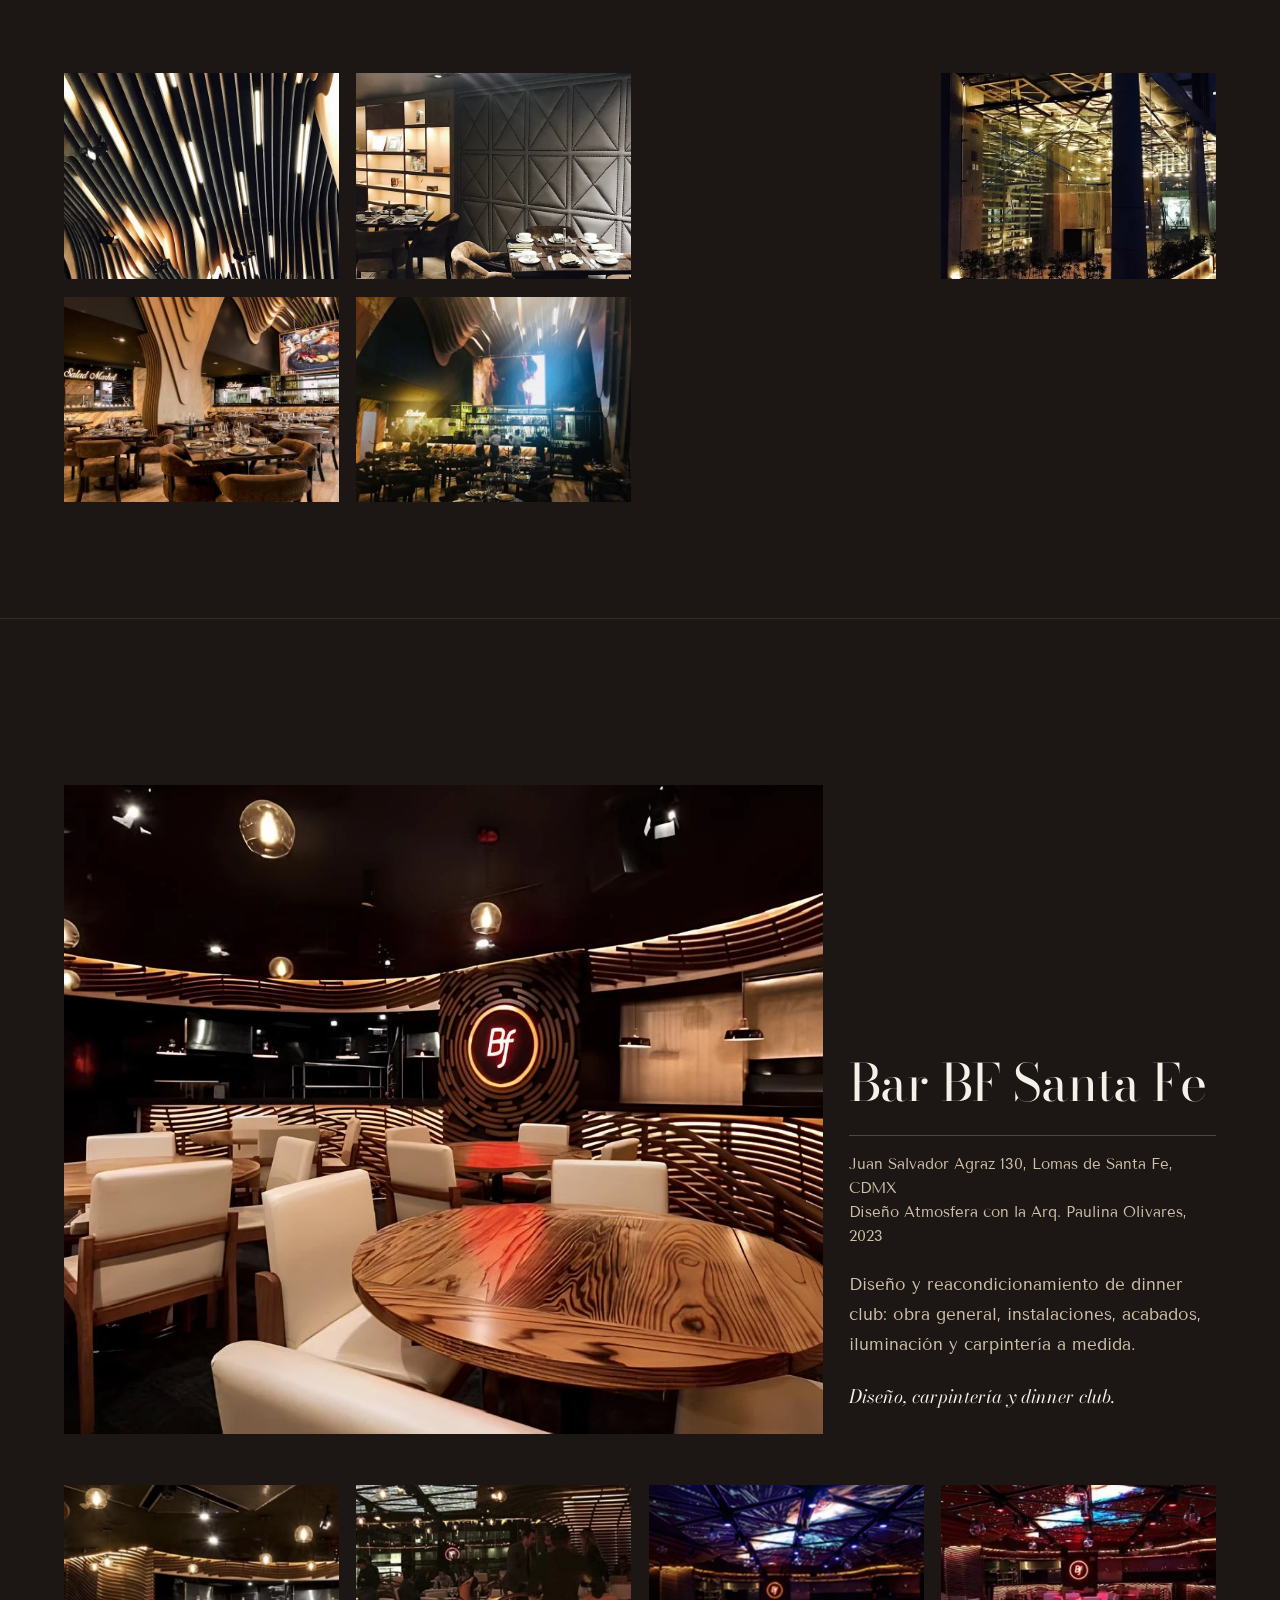
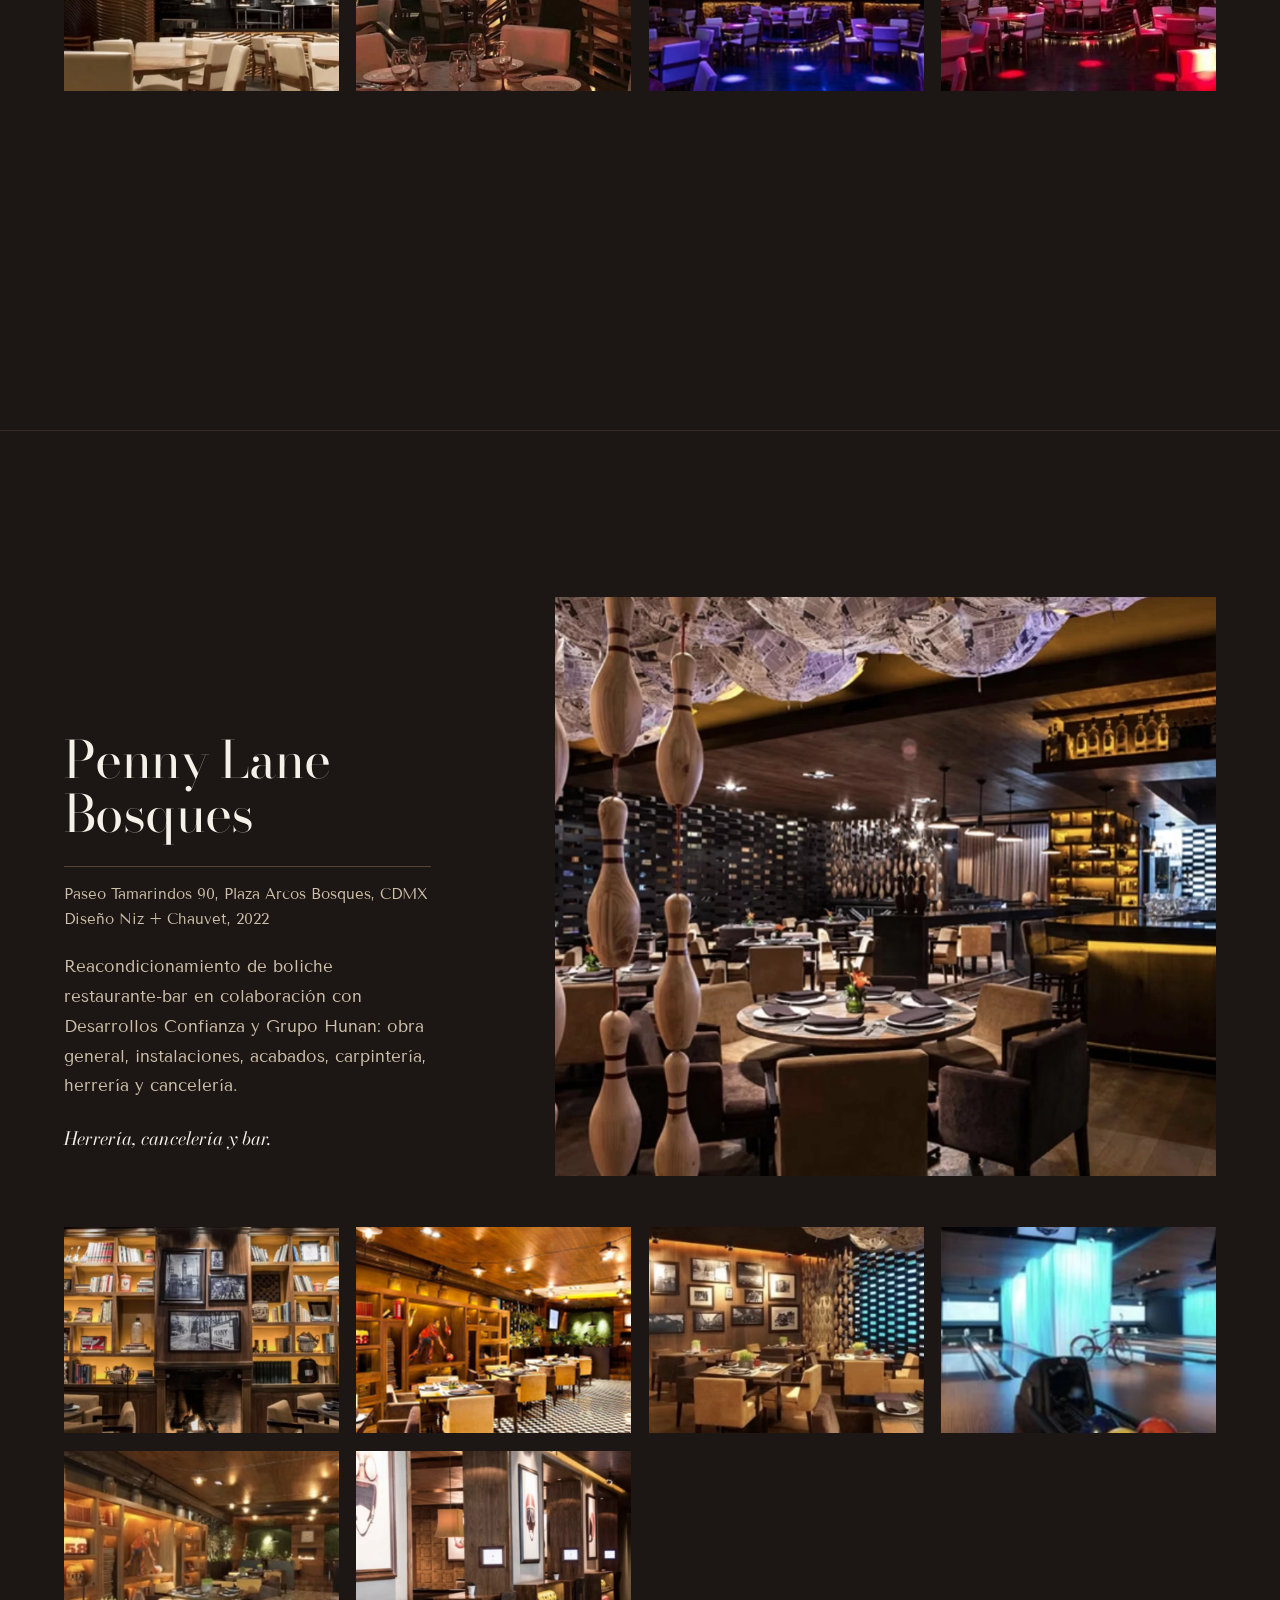
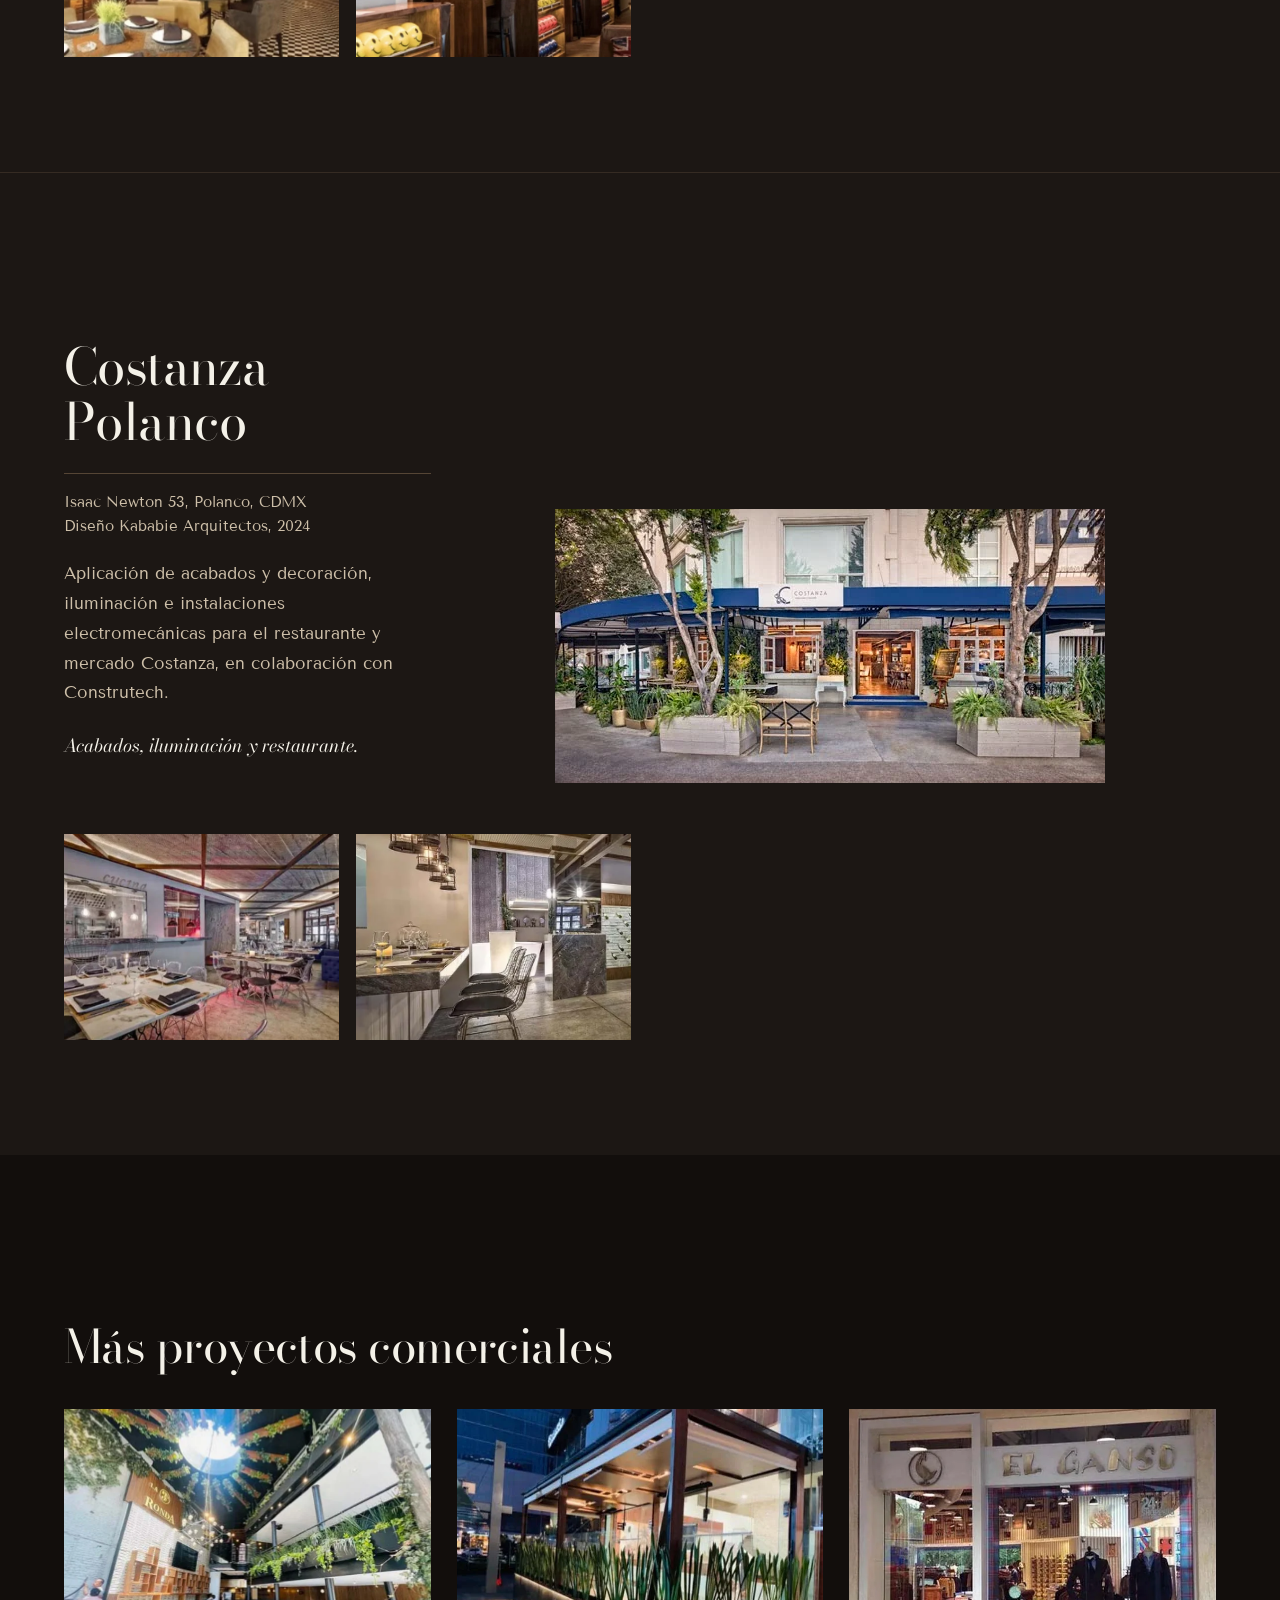
<file: portafolio.html>
<!DOCTYPE html>
<html lang="es">
<head>
<meta charset="UTF-8">
<meta name="viewport" content="width=device-width, initial-scale=1, viewport-fit=cover">
<title>Portafolio — Atmosfera Modern Building Makers</title>
<meta name="description" content="Proyectos de Atmosfera: boutiques Chanel, restaurantes, cafeterías, corporativos, residencias e infraestructura en México.">
<link rel="canonical" href="https://www.atmosferamakers.com/portafolio.html">
<meta name="theme-color" content="#120e0c">
<meta name="color-scheme" content="dark">

<meta property="og:site_name" content="Atmosfera">
<meta property="og:locale" content="es_MX">
<meta property="og:title" content="Portafolio — Atmosfera Modern Building Makers">
<meta property="og:description" content="Proyectos de Atmosfera: boutiques Chanel, restaurantes, cafeterías, corporativos, residencias e infraestructura en México.">
<meta property="og:type" content="website">
<meta property="og:url" content="https://www.atmosferamakers.com/portafolio.html">
<meta property="og:image" content="https://www.atmosferamakers.com/img/og-image.jpg">
<meta property="og:image:width" content="1200">
<meta property="og:image:height" content="630">
<meta name="twitter:card" content="summary_large_image">
<meta name="twitter:title" content="Portafolio — Atmosfera Modern Building Makers">
<meta name="twitter:description" content="Proyectos de Atmosfera: boutiques Chanel, restaurantes, cafeterías, corporativos, residencias e infraestructura en México.">
<meta name="twitter:image" content="https://www.atmosferamakers.com/img/og-image.jpg">

<meta name="robots" content="index, follow, max-image-preview:large">
<meta name="GPTBot" content="index, follow">
<meta name="ClaudeBot" content="index, follow">
<meta name="Google-Extended" content="index, follow">
<meta name="PerplexityBot" content="index, follow">

<link rel="icon" href="img/favicon-64.png" type="image/png" sizes="64x64">
<link rel="icon" href="img/favicon-32.png" type="image/png" sizes="32x32">
<link rel="apple-touch-icon" href="img/apple-touch-icon.png">
<link rel="manifest" href="site.webmanifest">

<link rel="preload" href="fonts/bodoni-moda-latin-opsz-normal.woff2" as="font" type="font/woff2" crossorigin>
<link rel="preload" href="fonts/tenor-sans-latin-400-normal.woff2" as="font" type="font/woff2" crossorigin>
<link rel="stylesheet" href="styles.css?v=20261021">
<script>try{if(!sessionStorage.getItem("atm_seen"))document.documentElement.classList.add("first")}catch(e){}</script>
<noscript><style>.veil{display:none}html.js .plate[data-reveal] img{opacity:1}</style></noscript>
<script type="application/ld+json">
{"@context": "https://schema.org", "@type": "ItemList", "name": "Portafolio de proyectos de Atmosfera", "itemListElement": [{"@type": "ListItem", "position": 1, "name": "Chanel Artz", "url": "https://www.atmosferamakers.com/portafolio.html#chanel-artz"}, {"@type": "ListItem", "position": 2, "name": "HONEY Centro Nocturno", "url": "https://www.atmosferamakers.com/portafolio.html#honey"}, {"@type": "ListItem", "position": 3, "name": "La Nonna Polanco", "url": "https://www.atmosferamakers.com/portafolio.html#la-nonna"}, {"@type": "ListItem", "position": 4, "name": "Piacevole Santa Fe", "url": "https://www.atmosferamakers.com/portafolio.html#piacevole"}, {"@type": "ListItem", "position": 5, "name": "Proyecto Restaurante Polanco", "url": "https://www.atmosferamakers.com/portafolio.html#restaurante-polanco"}, {"@type": "ListItem", "position": 6, "name": "Cielito Querido Café", "url": "https://www.atmosferamakers.com/portafolio.html#cielito-querido"}, {"@type": "ListItem", "position": 7, "name": "Sonora Asador Añejo", "url": "https://www.atmosferamakers.com/portafolio.html#sonora-asador"}, {"@type": "ListItem", "position": 8, "name": "Bar BF Santa Fe", "url": "https://www.atmosferamakers.com/portafolio.html#bar-bf"}, {"@type": "ListItem", "position": 9, "name": "Penny Lane Bosques", "url": "https://www.atmosferamakers.com/portafolio.html#penny-lane"}, {"@type": "ListItem", "position": 10, "name": "Costanza Polanco", "url": "https://www.atmosferamakers.com/portafolio.html#costanza-polanco"}, {"@type": "ListItem", "position": 11, "name": "Residencia Rancho San Diego", "url": "https://www.atmosferamakers.com/portafolio.html#rancho-san-diego"}]}
</script>
</head>
<body class="page-inner">
<a href="#main" class="skip-link">Saltar al contenido</a>
<div class="veil" id="veil" aria-hidden="true"><img class="veil-logo" src="img/logo-full.png" width="829" height="935" alt=""></div>
<header class="site-header">
  <a class="brand" href="index.html" aria-label="Atmosfera, inicio"><img src="img/logo-wordmark.png" width="829" height="192" alt="Atmosfera Modern Building Makers"></a>
  <nav class="nav" aria-label="Principal"><a href="nosotros.html">Nosotros</a><a href="portafolio.html" aria-current="page">Portafolio</a><a href="servicios.html">Servicios</a><a href="contacto.html">Contacto</a></nav>
  <a class="nav-quick" href="portafolio.html">Portafolio</a>
  <button class="menu-btn" type="button" aria-expanded="false" aria-controls="menu"><span></span><span></span><span class="sr-only">Menú</span></button>
</header>
<div class="menu" id="menu"><img src="img/logo-full.png" width="829" height="935" alt=""><a href="index.html">Inicio</a><a href="nosotros.html">Nosotros</a><a href="portafolio.html">Portafolio</a><a href="servicios.html">Servicios</a><a href="contacto.html">Contacto</a></div>
<main id="main">
<section class="page-head"><div class="wrap">
  <h1>Portafolio.</h1>
  <p class="lead-p">24 proyectos de construcción, remodelación e infraestructura. Selecciona cualquier fotografía para verla completa.</p>
  <nav class="jump" aria-label="Categorías del portafolio"><a href="#comercial">Comercial</a><a href="#corporativo">Corporativo</a><a href="#residencial">Residencial</a><a href="#infraestructura">Logística e infraestructura</a></nav>
</div></section>
<section class="cat-head" id="comercial"><div class="wrap"><h2 class="section-title">Comercial.</h2><p class="lead-p">Restaurantes, cafeterías, boutiques y tiendas.</p></div></section><section class="work" id="chanel-artz" data-project="chanel-artz"><figure class="plate plate--bleed" data-lb data-reveal data-name="Chanel Artz" data-loc="Plaza Artz, San Ángel, CDMX" style="--nw:2048"><img src="work/chanel-artz-2.webp" width="2048" height="1152" alt="Boutique Chanel en esquina, con cristalería de piso a techo y escaparates" decoding="async"></figure><div class="wrap"><div class="grid work-row"><div class="c-2-6"><figure class="plate " data-lb data-reveal data-name="Chanel Artz" data-loc="Plaza Artz, San Ángel, CDMX" style="--nw:1858"><img src="work/chanel-artz-1.webp" width="1858" height="2600" alt="Fachada de la boutique Chanel con cristal azul, muros blancos e iluminación vertical" loading="lazy" decoding="async"></figure></div><div class="c-8-13"><div class="work-text "><h3>Chanel Artz</h3><p class="work-meta"><span>Plaza Artz, San Ángel, CDMX</span><span>Diseño SMA, 2025</span></p><p>Construcción de local a base de estructura metálica, cancelería de cristal y techumbre de madera, para la apertura de la boutique Chanel en Plaza Artz.</p><p class="work-tags">Construcción, cancelería y techumbre.</p></div></div></div></div><div class="wrap"><div class="more" role="group" aria-label="Más fotografías de Chanel Artz"><figure class="plate plate--thumb" data-lb data-reveal data-name="Chanel Artz" data-loc="Plaza Artz, San Ángel, CDMX" style="--nw:738"><img src="img/chanel-artz-1.webp" width="738" height="555" alt="Muro con el letrero Opening soon durante la obra de la boutique Chanel" loading="lazy" decoding="async"></figure><figure class="plate plate--thumb" data-lb data-reveal data-name="Chanel Artz" data-loc="Plaza Artz, San Ángel, CDMX" style="--nw:473"><img src="img/chanel-artz-2.webp" width="473" height="355" alt="Estructura metálica de la boutique Chanel durante la construcción" loading="lazy" decoding="async"></figure></div></div></section><section class="work" id="honey" data-project="honey"><div class="wrap"><div class="grid" style="align-items:start"><div class="c-1-7"><figure class="plate " data-lb data-reveal data-name="HONEY Centro Nocturno" data-loc="Polanco, CDMX" style="--nw:1280"><img src="work/honey-1.webp" width="1280" height="720" alt="Recepción del centro nocturno HONEY con barra de mármol negro, letrero luminoso y muro de duela oscura" loading="lazy" decoding="async"></figure></div><div class="c-8-12 drop"><figure class="plate " data-lb data-reveal data-name="HONEY Centro Nocturno" data-loc="Polanco, CDMX" style="--nw:1280"><img src="work/honey-7.webp" width="1280" height="720" alt="Salón de HONEY con sillones de terciopelo, escenario con marco luminoso y muros de panal iluminados" loading="lazy" decoding="async"></figure></div></div><div class="grid work-row"><div class="c-2-6"><div class="work-text "><h3>HONEY Centro Nocturno</h3><p class="work-meta"><span>Polanco, CDMX</span><span>Proyecto ejecutivo</span></p><p>Desarrollo de proyecto ejecutivo para construcción de night club en Polanco: motivo de panal de abeja en luminarias y mamparas, mármol negro con vetas doradas y una paleta de luz magenta y ámbar.</p><p class="work-tags">Centro nocturno, mármol e iluminación.</p></div></div></div></div><div class="wrap"><div class="more" role="group" aria-label="Más fotografías de HONEY Centro Nocturno"><figure class="plate plate--thumb" data-lb data-reveal data-name="HONEY Centro Nocturno" data-loc="Polanco, CDMX" style="--nw:1280"><img src="work/honey-2.webp" width="1280" height="720" alt="Pasillo de acceso con arcos de luz magenta y dorada en HONEY" loading="lazy" decoding="async"></figure><figure class="plate plate--thumb" data-lb data-reveal data-name="HONEY Centro Nocturno" data-loc="Polanco, CDMX" style="--nw:1280"><img src="work/honey-3.webp" width="1280" height="720" alt="Zona de sillones con el letrero HONEY Night Club sobre muro de mármol negro" loading="lazy" decoding="async"></figure><figure class="plate plate--thumb" data-lb data-reveal data-name="HONEY Centro Nocturno" data-loc="Polanco, CDMX" style="--nw:1280"><img src="work/honey-4.webp" width="1280" height="720" alt="Barra con repisas hexagonales iluminadas y botellas en HONEY" loading="lazy" decoding="async"></figure><figure class="plate plate--thumb" data-lb data-reveal data-name="HONEY Centro Nocturno" data-loc="Polanco, CDMX" style="--nw:1280"><img src="work/honey-5.webp" width="1280" height="720" alt="Vista general del club HONEY con escenario al fondo y muro de panal morado" loading="lazy" decoding="async"></figure><figure class="plate plate--thumb" data-lb data-reveal data-name="HONEY Centro Nocturno" data-loc="Polanco, CDMX" style="--nw:1280"><img src="work/honey-6.webp" width="1280" height="720" alt="Salón con gabinetes de terciopelo, mamparas de panal dorado y luces magenta en HONEY" loading="lazy" decoding="async"></figure></div></div></section><section class="work" id="la-nonna" data-project="la-nonna"><figure class="plate plate--bleed" data-lb data-reveal data-name="La Nonna Polanco" data-loc="Emilio Castelar 135, Polanco, CDMX" style="--nw:2000"><img src="work/la-nonna-1.webp" width="2000" height="1334" alt="Interior del restaurante La Nonna con arco monumental, repisas iluminadas con botellas y un candil dorado" loading="lazy" decoding="async"></figure><div class="wrap"><div class="grid work-row"><div class="c-2-6"><figure class="plate " data-lb data-reveal data-name="La Nonna Polanco" data-loc="Emilio Castelar 135, Polanco, CDMX" style="--nw:1172"><img src="work/la-nonna-2.webp" width="1172" height="1004" alt="Repisas iluminadas con botellas y lámparas colgantes en La Nonna" loading="lazy" decoding="async"></figure></div><div class="c-8-13"><div class="work-text "><h3>La Nonna Polanco</h3><p class="work-meta"><span>Emilio Castelar 135, Polanco, CDMX</span><span>Diseño Esrawe Studio, 2024</span></p><p>Reacondicionamiento integral de local comercial para el restaurante italiano La Nonna: obra general, instalaciones, acabados, iluminación y carpintería.</p><p class="work-tags">Reacondicionamiento, carpintería y restaurante.</p></div></div></div></div><div class="wrap"><div class="more" role="group" aria-label="Más fotografías de La Nonna Polanco"><figure class="plate plate--thumb" data-lb data-reveal data-name="La Nonna Polanco" data-loc="Emilio Castelar 135, Polanco, CDMX" style="--nw:702"><img src="img/la-nonna-1.webp" width="702" height="609" alt="Ventanales en arco con vegetación y comedor de La Nonna" loading="lazy" decoding="async"></figure><figure class="plate plate--thumb" data-lb data-reveal data-name="La Nonna Polanco" data-loc="Emilio Castelar 135, Polanco, CDMX" style="--nw:646"><img src="work/la-nonna-3.webp" width="646" height="766" alt="Pasillo con muro de ladrillo blanco iluminado, piso de madera y barra con troncos" loading="lazy" decoding="async"></figure><figure class="plate plate--thumb" data-lb data-reveal data-name="La Nonna Polanco" data-loc="Emilio Castelar 135, Polanco, CDMX" style="--nw:694"><img src="work/la-nonna-4.webp" width="694" height="812" alt="Fachada de La Nonna Cucina Bar rodeada de árboles y jardineras" loading="lazy" decoding="async"></figure></div></div></section><section class="work" id="piacevole" data-project="piacevole"><div class="wrap"><div class="grid" style="align-items:start"><div class="c-1-7"><figure class="plate " data-lb data-reveal data-name="Piacevole Santa Fe" data-loc="Juan Salvador Agraz 130, Lomas de Santa Fe, CDMX" style="--nw:1078"><img src="work/piacevole-1.webp" width="1078" height="719" alt="Comedor de Piacevole con mesas redondas, sillas capitoné grises y vegetación colgante" loading="lazy" decoding="async"></figure></div><div class="c-8-12 drop"><figure class="plate " data-lb data-reveal data-name="Piacevole Santa Fe" data-loc="Juan Salvador Agraz 130, Lomas de Santa Fe, CDMX" style="--nw:1000"><img src="work/piacevole-2.webp" width="1000" height="667" alt="Terraza acristalada de Piacevole con cortinas, mesas y sillas grises" loading="lazy" decoding="async"></figure></div></div><div class="grid work-row"><div class="c-2-6"><div class="work-text "><h3>Piacevole Santa Fe</h3><p class="work-meta"><span>Juan Salvador Agraz 130, Lomas de Santa Fe, CDMX</span><span>Diseño Atmosfera con la Arq. Paulina Olivares, 2023</span></p><p>Diseño y reacondicionamiento integral de restaurante: obra general, instalaciones, acabados, iluminación y carpintería de autor.</p><p class="work-tags">Diseño, obra general y restaurante.</p></div></div></div></div><div class="wrap"><div class="more" role="group" aria-label="Más fotografías de Piacevole Santa Fe"><figure class="plate plate--thumb" data-lb data-reveal data-name="Piacevole Santa Fe" data-loc="Juan Salvador Agraz 130, Lomas de Santa Fe, CDMX" style="--nw:671"><img src="img/piacevole-1.webp" width="671" height="584" alt="Rincón de Piacevole con árbol interior, repisas y barra iluminada" loading="lazy" decoding="async"></figure><figure class="plate plate--thumb" data-lb data-reveal data-name="Piacevole Santa Fe" data-loc="Juan Salvador Agraz 130, Lomas de Santa Fe, CDMX" style="--nw:669"><img src="img/piacevole-2.webp" width="669" height="582" alt="Terraza interior de Piacevole con vegetación colgante" loading="lazy" decoding="async"></figure><figure class="plate plate--thumb" data-lb data-reveal data-name="Piacevole Santa Fe" data-loc="Juan Salvador Agraz 130, Lomas de Santa Fe, CDMX" style="--nw:750"><img src="work/piacevole-3.webp" width="750" height="828" alt="Barra de mármol con luz amarilla, árbol interior y repisas de metal y madera en Piacevole" loading="lazy" decoding="async"></figure><figure class="plate plate--thumb" data-lb data-reveal data-name="Piacevole Santa Fe" data-loc="Juan Salvador Agraz 130, Lomas de Santa Fe, CDMX" style="--nw:620"><img src="work/piacevole-4.webp" width="620" height="552" alt="Muro con televisión y moldura clásica en Piacevole" loading="lazy" decoding="async"></figure></div></div></section><section class="work" id="restaurante-polanco" data-project="restaurante-polanco"><div class="wrap"><div class="grid" style="align-items:start"><div class="c-1-7"><figure class="plate " data-lb data-reveal data-name="Proyecto Restaurante Polanco" data-loc="Polanco, CDMX" style="--nw:1280"><img src="work/restaurante-polanco-1.webp" width="1280" height="960" alt="Recepción de un restaurante en Polanco con mamparas de panal de madera con vegetación y plafón ondulado" loading="lazy" decoding="async"></figure></div><div class="c-8-12 drop"><figure class="plate " data-lb data-reveal data-name="Proyecto Restaurante Polanco" data-loc="Polanco, CDMX" style="--nw:1280"><img src="work/restaurante-polanco-3.webp" width="1280" height="960" alt="Comedor con plafón de madera ondulado y ventanal con vista al atardecer" loading="lazy" decoding="async"></figure></div></div><div class="grid work-row"><div class="c-2-6"><div class="work-text "><h3>Proyecto Restaurante Polanco</h3><p class="work-meta"><span>Polanco, CDMX</span><span>Proyecto ejecutivo</span></p><p>Desarrollo de proyecto ejecutivo para construcción de restaurante en Polanco: plafón de madera ondulado con luz cálida, mamparas de panal con vegetación y muros de mármol oscuro frente a un ventanal con vista a la ciudad.</p><p class="work-tags">Restaurante, madera y mármol.</p></div></div></div></div><div class="wrap"><div class="more" role="group" aria-label="Más fotografías de Proyecto Restaurante Polanco"><figure class="plate plate--thumb" data-lb data-reveal data-name="Proyecto Restaurante Polanco" data-loc="Polanco, CDMX" style="--nw:1280"><img src="work/restaurante-polanco-2.webp" width="1280" height="960" alt="Comedor con mampara de panal de madera, mesas con mantel blanco y muro de mármol oscuro" loading="lazy" decoding="async"></figure><figure class="plate plate--thumb" data-lb data-reveal data-name="Proyecto Restaurante Polanco" data-loc="Polanco, CDMX" style="--nw:1280"><img src="work/restaurante-polanco-4.webp" width="1280" height="960" alt="Salón con plafón de madera escultórico, mamparas de panal negras y jardinera iluminada" loading="lazy" decoding="async"></figure><figure class="plate plate--thumb" data-lb data-reveal data-name="Proyecto Restaurante Polanco" data-loc="Polanco, CDMX" style="--nw:1280"><img src="work/restaurante-polanco-5.webp" width="1280" height="960" alt="Comedor nocturno con plafón de madera iluminado, cocina abierta y vista a la ciudad" loading="lazy" decoding="async"></figure><figure class="plate plate--thumb" data-lb data-reveal data-name="Proyecto Restaurante Polanco" data-loc="Polanco, CDMX" style="--nw:1280"><img src="work/restaurante-polanco-6.webp" width="1280" height="960" alt="Comedor al atardecer con plafón de madera ondulado y ventanal con vista a la ciudad" loading="lazy" decoding="async"></figure></div></div></section><section class="work" id="cielito-querido" data-project="cielito-querido"><div class="wrap"><div class="grid" style="align-items:end"><div class="c-1-5"><figure class="plate " data-lb data-reveal data-name="Cielito Querido Café" data-loc="Av. Popocatépetl (Eje 8 Sur) 488, Benito Juárez, CDMX" style="--nw:960"><img src="work/cielito-querido-1.webp" width="960" height="1280" alt="Muro de talavera azul y blanco con el letrero México lindo, Cielito querido" loading="lazy" decoding="async"></figure></div><div class="c-6-12"><figure class="plate " data-lb data-reveal data-name="Cielito Querido Café" data-loc="Av. Popocatépetl (Eje 8 Sur) 488, Benito Juárez, CDMX" style="--nw:1280"><img src="work/cielito-querido-2.webp" width="1280" height="960" alt="Interior de Cielito Querido Café con mesas de madera, sillas azules y plafón negro con luminarias" loading="lazy" decoding="async"></figure></div></div><div class="grid work-row"><div class="c-6-12"><div class="work-text "><h3>Cielito Querido Café</h3><p class="work-meta"><span>Av. Popocatépetl (Eje 8 Sur) 488, Benito Juárez, CDMX</span><span>Diseño Grupo Herdez, 2022</span></p><p>Creación de cafetería de acceso público: albañilerías, instalaciones electromecánicas, acabados, cancelería y herrería.</p><p class="work-tags">Cafetería y acabados.</p></div></div></div></div></section><section class="work" id="sonora-asador" data-project="sonora-asador"><div class="wrap"><div class="grid" style="align-items:start"><div class="c-1-7"><figure class="plate " data-lb data-reveal data-name="Sonora Asador Añejo" data-loc="Hacienda de Valle Escondido, Atizapán de Zaragoza, Edo. Méx." style="--nw:1280"><img src="work/sonora-asador-1.webp" width="1280" height="720" alt="Terraza del restaurante Sonora Asador con sillas de terciopelo café y plantas colgantes" loading="lazy" decoding="async"></figure></div><div class="c-8-12 drop"><figure class="plate " data-lb data-reveal data-name="Sonora Asador Añejo" data-loc="Hacienda de Valle Escondido, Atizapán de Zaragoza, Edo. Méx." style="--nw:1172"><img src="work/sonora-asador-2.webp" width="1172" height="868" alt="Plafón escultórico de madera ondulada con iluminación lineal en Sonora Asador Añejo" loading="lazy" decoding="async"></figure></div></div><div class="grid work-row"><div class="c-2-6"><div class="work-text "><h3>Sonora Asador Añejo</h3><p class="work-meta"><span>Hacienda de Valle Escondido, Atizapán de Zaragoza, Edo. Méx.</span><span>Diseño Atmosfera con la Arq. Paulina Olivares, 2023</span></p><p>Diseño y reacondicionamiento de restaurante: obra general, instalaciones, acabados, iluminación y carpintería.</p><p class="work-tags">Diseño, restaurante e iluminación.</p></div></div></div></div><div class="wrap"><div class="more" role="group" aria-label="Más fotografías de Sonora Asador Añejo"><figure class="plate plate--thumb" data-lb data-reveal data-name="Sonora Asador Añejo" data-loc="Hacienda de Valle Escondido, Atizapán de Zaragoza, Edo. Méx." style="--nw:730"><img src="work/sonora-asador-3.webp" width="730" height="790" alt="Plafón de lamas de madera con luminarias en Sonora Asador Añejo" loading="lazy" decoding="async"></figure><figure class="plate plate--thumb" data-lb data-reveal data-name="Sonora Asador Añejo" data-loc="Hacienda de Valle Escondido, Atizapán de Zaragoza, Edo. Méx." style="--nw:732"><img src="work/sonora-asador-4.webp" width="732" height="788" alt="Muro tapizado con costuras en triángulo, repisas iluminadas y mesas puestas" loading="lazy" decoding="async"></figure><figure class="plate plate--thumb" data-lb data-reveal data-name="Sonora Asador Añejo" data-loc="Hacienda de Valle Escondido, Atizapán de Zaragoza, Edo. Méx." style="--nw:676"><img src="work/sonora-asador-5.webp" width="676" height="746" alt="Barra con repisa de botellas, frente de madera iluminado y el letrero Sonora&#x27;s Asador Añejo" loading="lazy" decoding="async"></figure><figure class="plate plate--thumb" data-lb data-reveal data-name="Sonora Asador Añejo" data-loc="Hacienda de Valle Escondido, Atizapán de Zaragoza, Edo. Méx." style="--nw:622"><img src="work/sonora-asador-6.webp" width="622" height="760" alt="Exterior nocturno con cristalería, estructura de madera y jardineras iluminadas" loading="lazy" decoding="async"></figure><figure class="plate plate--thumb" data-lb data-reveal data-name="Sonora Asador Añejo" data-loc="Hacienda de Valle Escondido, Atizapán de Zaragoza, Edo. Méx." style="--nw:678"><img src="work/sonora-asador-7.webp" width="678" height="452" alt="Comedor con estructura de madera ondulada y letreros Salad Market y Bakery" loading="lazy" decoding="async"></figure><figure class="plate plate--thumb" data-lb data-reveal data-name="Sonora Asador Añejo" data-loc="Hacienda de Valle Escondido, Atizapán de Zaragoza, Edo. Méx." style="--nw:713"><img src="img/sonora-asador-1.webp" width="713" height="538" alt="Salón de Sonora Asador con plafón de madera, pantalla y mesas" loading="lazy" decoding="async"></figure></div></div></section><section class="work" id="bar-bf" data-project="bar-bf"><div class="wrap"><div class="grid work-row" style="align-items:end"><div class="c-1-8"><figure class="plate " data-lb data-reveal data-name="Bar BF Santa Fe" data-loc="Juan Salvador Agraz 130, Lomas de Santa Fe, CDMX" style="--nw:1072"><img src="work/bar-bf-1.webp" width="1072" height="916" alt="Salón del Bar BF con muros de duela de madera curva, logotipo iluminado y mesas de madera" loading="lazy" decoding="async"></figure></div><div class="c-9-12"><div class="work-text "><h3>Bar BF Santa Fe</h3><p class="work-meta"><span>Juan Salvador Agraz 130, Lomas de Santa Fe, CDMX</span><span>Diseño Atmosfera con la Arq. Paulina Olivares, 2023</span></p><p>Diseño y reacondicionamiento de dinner club: obra general, instalaciones, acabados, iluminación y carpintería a medida.</p><p class="work-tags">Diseño, carpintería y dinner club.</p></div></div></div></div><div class="wrap"><div class="more" role="group" aria-label="Más fotografías de Bar BF Santa Fe"><figure class="plate plate--thumb" data-lb data-reveal data-name="Bar BF Santa Fe" data-loc="Juan Salvador Agraz 130, Lomas de Santa Fe, CDMX" style="--nw:708"><img src="work/bar-bf-5.webp" width="708" height="720" alt="Salón del Bar BF con muros de duela ondulada, lámparas de globo y plafón de triángulos" loading="lazy" decoding="async"></figure><figure class="plate plate--thumb" data-lb data-reveal data-name="Bar BF Santa Fe" data-loc="Juan Salvador Agraz 130, Lomas de Santa Fe, CDMX" style="--nw:696"><img src="work/bar-bf-4.webp" width="696" height="698" alt="Comedor del Bar BF con mesas redondas de madera y barra de duela al fondo" loading="lazy" decoding="async"></figure><figure class="plate plate--thumb" data-lb data-reveal data-name="Bar BF Santa Fe" data-loc="Juan Salvador Agraz 130, Lomas de Santa Fe, CDMX" style="--nw:714"><img src="work/bar-bf-6.webp" width="714" height="726" alt="Salón del Bar BF de noche con plafón iluminado, logotipo BF en neón y pista azul" loading="lazy" decoding="async"></figure><figure class="plate plate--thumb" data-lb data-reveal data-name="Bar BF Santa Fe" data-loc="Juan Salvador Agraz 130, Lomas de Santa Fe, CDMX" style="--nw:532"><img src="img/bar-bf-1.webp" width="532" height="662" alt="Salón del Bar BF con iluminación roja" loading="lazy" decoding="async"></figure><figure class="plate plate--thumb" data-lb data-reveal data-name="Bar BF Santa Fe" data-loc="Juan Salvador Agraz 130, Lomas de Santa Fe, CDMX" style="--nw:720"><img src="img/bar-bf-2.webp" width="720" height="544" alt="Mesas del Bar BF con el logotipo BF iluminado al fondo" loading="lazy" decoding="async"></figure></div></div></section><section class="work" id="penny-lane" data-project="penny-lane"><div class="wrap"><div class="grid work-row" style="align-items:end"><div class="c-1-4"><div class="work-text "><h3>Penny Lane Bosques</h3><p class="work-meta"><span>Paseo Tamarindos 90, Plaza Arcos Bosques, CDMX</span><span>Diseño Niz + Chauvet, 2022</span></p><p>Reacondicionamiento de boliche restaurante-bar en colaboración con Desarrollos Confianza y Grupo Hunan: obra general, instalaciones, acabados, carpintería, herrería y cancelería.</p><p class="work-tags">Herrería, cancelería y bar.</p></div></div><div class="c-6-13"><figure class="plate " data-lb data-reveal data-name="Penny Lane Bosques" data-loc="Paseo Tamarindos 90, Plaza Arcos Bosques, CDMX" style="--nw:940"><img src="work/penny-lane-2.webp" width="940" height="822" alt="Comedor de Penny Lane con bolos de madera colgantes y techo de papel periódico" loading="lazy" decoding="async"></figure></div></div></div><div class="wrap"><div class="more" role="group" aria-label="Más fotografías de Penny Lane Bosques"><figure class="plate plate--thumb" data-lb data-reveal data-name="Penny Lane Bosques" data-loc="Paseo Tamarindos 90, Plaza Arcos Bosques, CDMX" style="--nw:706"><img src="work/penny-lane-3.webp" width="706" height="790" alt="Librero con chimenea y cuadros, con el letrero Penny Lane" loading="lazy" decoding="async"></figure><figure class="plate plate--thumb" data-lb data-reveal data-name="Penny Lane Bosques" data-loc="Paseo Tamarindos 90, Plaza Arcos Bosques, CDMX" style="--nw:750"><img src="work/penny-lane-1.webp" width="750" height="422" alt="Interior de Penny Lane con piso de ajedrez, libreros de madera y área de bar" loading="lazy" decoding="async"></figure><figure class="plate plate--thumb" data-lb data-reveal data-name="Penny Lane Bosques" data-loc="Paseo Tamarindos 90, Plaza Arcos Bosques, CDMX" style="--nw:664"><img src="work/penny-lane-4.webp" width="664" height="776" alt="Comedor con cuadros en la pared, muro de bolos y muro azul iluminado" loading="lazy" decoding="async"></figure><figure class="plate plate--thumb" data-lb data-reveal data-name="Penny Lane Bosques" data-loc="Paseo Tamarindos 90, Plaza Arcos Bosques, CDMX" style="--nw:586"><img src="work/penny-lane-5.webp" width="586" height="674" alt="Pista de boliche con bolas de caritas amarillas y rojas" loading="lazy" decoding="async"></figure><figure class="plate plate--thumb" data-lb data-reveal data-name="Penny Lane Bosques" data-loc="Paseo Tamarindos 90, Plaza Arcos Bosques, CDMX" style="--nw:692"><img src="work/penny-lane-6.webp" width="692" height="828" alt="Comedor con piso de ajedrez, repisas de madera y chimenea" loading="lazy" decoding="async"></figure><figure class="plate plate--thumb" data-lb data-reveal data-name="Penny Lane Bosques" data-loc="Paseo Tamarindos 90, Plaza Arcos Bosques, CDMX" style="--nw:724"><img src="work/penny-lane-7.webp" width="724" height="816" alt="Pasillo con repisas de bolas de boliche y cojines con la bandera británica" loading="lazy" decoding="async"></figure><figure class="plate plate--thumb" data-lb data-reveal data-name="Penny Lane Bosques" data-loc="Paseo Tamarindos 90, Plaza Arcos Bosques, CDMX" style="--nw:646"><img src="img/penny-lane-1.webp" width="646" height="562" alt="Sala lounge de Penny Lane con libreros iluminados y sofá" loading="lazy" decoding="async"></figure><figure class="plate plate--thumb" data-lb data-reveal data-name="Penny Lane Bosques" data-loc="Paseo Tamarindos 90, Plaza Arcos Bosques, CDMX" style="--nw:644"><img src="img/penny-lane-2.webp" width="644" height="558" alt="Comedor de Penny Lane con mesas de madera y muro de fotografías" loading="lazy" decoding="async"></figure></div></div></section><section class="work" id="costanza-polanco" data-project="costanza-polanco"><div class="wrap"><div class="grid work-row" style="align-items:end"><div class="c-1-4"><div class="work-text "><h3>Costanza Polanco</h3><p class="work-meta"><span>Isaac Newton 53, Polanco, CDMX</span><span>Diseño Kababie Arquitectos, 2024</span></p><p>Aplicación de acabados y decoración, iluminación e instalaciones electromecánicas para el restaurante y mercado Costanza, en colaboración con Construtech.</p><p class="work-tags">Acabados, iluminación y restaurante.</p></div></div><div class="c-6-13"><figure class="plate " data-lb data-reveal data-name="Costanza Polanco" data-loc="Isaac Newton 53, Polanco, CDMX" style="--nw:550"><img src="work/costanza-polanco-1.webp" width="550" height="274" alt="Fachada del restaurante Costanza con toldo azul y mobiliario en terraza" loading="lazy" decoding="async"></figure></div></div></div><div class="wrap"><div class="more" role="group" aria-label="Más fotografías de Costanza Polanco"><figure class="plate plate--thumb" data-lb data-reveal data-name="Costanza Polanco" data-loc="Isaac Newton 53, Polanco, CDMX" style="--nw:625"><img src="img/costanza-polanco-2.webp" width="625" height="542" alt="Comedor de Costanza con mesas y plafón de madera" loading="lazy" decoding="async"></figure><figure class="plate plate--thumb" data-lb data-reveal data-name="Costanza Polanco" data-loc="Isaac Newton 53, Polanco, CDMX" style="--nw:627"><img src="img/costanza-polanco-3.webp" width="627" height="545" alt="Barra de mármol y bancos metálicos en Costanza" loading="lazy" decoding="async"></figure></div></div></section><section class="section section--night" id="comercial-mas"><div class="wrap"><h3 class="sub-title">Más proyectos comerciales</h3><div class="tiles"><a class="tile" id="la-3ra-ronda" href="img/la-3ra-ronda-1.webp" data-lb data-project="la-3ra-ronda" data-gallery="[{&quot;src&quot;: &quot;img/la-3ra-ronda-1.webp&quot;, &quot;alt&quot;: &quot;La 3ra Ronda Nápoles, fotografía 1&quot;, &quot;name&quot;: &quot;La 3ra Ronda Nápoles&quot;, &quot;loc&quot;: &quot;Louisiana 4, Nápoles, CDMX&quot;}, {&quot;src&quot;: &quot;img/la-3ra-ronda-2.webp&quot;, &quot;alt&quot;: &quot;La 3ra Ronda Nápoles, fotografía 2&quot;, &quot;name&quot;: &quot;La 3ra Ronda Nápoles&quot;, &quot;loc&quot;: &quot;Louisiana 4, Nápoles, CDMX&quot;}, {&quot;src&quot;: &quot;img/la-3ra-ronda-3.webp&quot;, &quot;alt&quot;: &quot;La 3ra Ronda Nápoles, fotografía 3&quot;, &quot;name&quot;: &quot;La 3ra Ronda Nápoles&quot;, &quot;loc&quot;: &quot;Louisiana 4, Nápoles, CDMX&quot;}]"><figure><img src="img/la-3ra-ronda-1.webp" width="755" height="569" alt="La 3ra Ronda Nápoles, fotografía 1" loading="lazy" decoding="async"></figure><h4>La 3ra Ronda Nápoles</h4><p>Louisiana 4, Nápoles, CDMX<span class="tile-count">3 fotos</span></p></a><a class="tile" id="la-parroquia" href="img/la-parroquia-1.webp" data-lb data-project="la-parroquia" data-gallery="[{&quot;src&quot;: &quot;img/la-parroquia-1.webp&quot;, &quot;alt&quot;: &quot;La Parroquia Santa Fe, fotografía 1&quot;, &quot;name&quot;: &quot;La Parroquia Santa Fe&quot;, &quot;loc&quot;: &quot;Juan Salvador Agraz 44, Santa Fe, CDMX&quot;}, {&quot;src&quot;: &quot;img/la-parroquia-2.webp&quot;, &quot;alt&quot;: &quot;La Parroquia Santa Fe, fotografía 2&quot;, &quot;name&quot;: &quot;La Parroquia Santa Fe&quot;, &quot;loc&quot;: &quot;Juan Salvador Agraz 44, Santa Fe, CDMX&quot;}]"><figure><img src="img/la-parroquia-1.webp" width="650" height="547" alt="La Parroquia Santa Fe, fotografía 1" loading="lazy" decoding="async"></figure><h4>La Parroquia Santa Fe</h4><p>Juan Salvador Agraz 44, Santa Fe, CDMX<span class="tile-count">2 fotos</span></p></a><a class="tile" id="el-ganso" href="img/el-ganso-1.webp" data-lb data-project="el-ganso" data-gallery="[{&quot;src&quot;: &quot;img/el-ganso-1.webp&quot;, &quot;alt&quot;: &quot;El Ganso Plaza Antara, fotografía 1&quot;, &quot;name&quot;: &quot;El Ganso Plaza Antara&quot;, &quot;loc&quot;: &quot;Plaza Antara, Polanco, CDMX&quot;}, {&quot;src&quot;: &quot;img/el-ganso-2.webp&quot;, &quot;alt&quot;: &quot;El Ganso Plaza Antara, fotografía 2&quot;, &quot;name&quot;: &quot;El Ganso Plaza Antara&quot;, &quot;loc&quot;: &quot;Plaza Antara, Polanco, CDMX&quot;}]"><figure><img src="img/el-ganso-1.webp" width="734" height="638" alt="El Ganso Plaza Antara, fotografía 1" loading="lazy" decoding="async"></figure><h4>El Ganso Plaza Antara</h4><p>Plaza Antara, Polanco, CDMX<span class="tile-count">2 fotos</span></p></a><a class="tile" id="la-europea" href="img/la-europea-1.webp" data-lb data-project="la-europea" data-gallery="[{&quot;src&quot;: &quot;img/la-europea-1.webp&quot;, &quot;alt&quot;: &quot;La Europea, fotografía 1&quot;, &quot;name&quot;: &quot;La Europea&quot;, &quot;loc&quot;: &quot;Plaza Carso y Nima Bay, CDMX / Vallarta&quot;}, {&quot;src&quot;: &quot;img/la-europea-2.webp&quot;, &quot;alt&quot;: &quot;La Europea, fotografía 2&quot;, &quot;name&quot;: &quot;La Europea&quot;, &quot;loc&quot;: &quot;Plaza Carso y Nima Bay, CDMX / Vallarta&quot;}]"><figure><img src="img/la-europea-1.webp" width="696" height="605" alt="La Europea, fotografía 1" loading="lazy" decoding="async"></figure><h4>La Europea</h4><p>Plaza Carso y Nima Bay, CDMX / Vallarta<span class="tile-count">2 fotos</span></p></a><a class="tile" id="nutrisa-antea" href="img/nutrisa-antea-1.webp" data-lb data-project="nutrisa-antea" data-gallery="[{&quot;src&quot;: &quot;img/nutrisa-antea-1.webp&quot;, &quot;alt&quot;: &quot;Nutrisa Antea y Galerías Querétaro, fotografía 1&quot;, &quot;name&quot;: &quot;Nutrisa Antea y Galerías Querétaro&quot;, &quot;loc&quot;: &quot;Av. 5 de Mayo, Querétaro&quot;}, {&quot;src&quot;: &quot;img/nutrisa-antea-2.webp&quot;, &quot;alt&quot;: &quot;Nutrisa Antea y Galerías Querétaro, fotografía 2&quot;, &quot;name&quot;: &quot;Nutrisa Antea y Galerías Querétaro&quot;, &quot;loc&quot;: &quot;Av. 5 de Mayo, Querétaro&quot;}, {&quot;src&quot;: &quot;img/nutrisa-antea-3.webp&quot;, &quot;alt&quot;: &quot;Nutrisa Antea y Galerías Querétaro, fotografía 3&quot;, &quot;name&quot;: &quot;Nutrisa Antea y Galerías Querétaro&quot;, &quot;loc&quot;: &quot;Av. 5 de Mayo, Querétaro&quot;}]"><figure><img src="img/nutrisa-antea-1.webp" width="581" height="438" alt="Nutrisa Antea y Galerías Querétaro, fotografía 1" loading="lazy" decoding="async"></figure><h4>Nutrisa Antea y Galerías Querétaro</h4><p>Av. 5 de Mayo, Querétaro<span class="tile-count">3 fotos</span></p></a><a class="tile" id="nutrisa-eje8" href="img/nutrisa-eje8-2.webp" data-lb data-project="nutrisa-eje8" data-gallery="[{&quot;src&quot;: &quot;img/nutrisa-eje8-2.webp&quot;, &quot;alt&quot;: &quot;Nutrisa Eje 8, fotografía 1&quot;, &quot;name&quot;: &quot;Nutrisa Eje 8&quot;, &quot;loc&quot;: &quot;Av. Popocatépetl (Eje 8 Sur) 488, CDMX&quot;}, {&quot;src&quot;: &quot;img/nutrisa-eje8-1.webp&quot;, &quot;alt&quot;: &quot;Nutrisa Eje 8, fotografía 2&quot;, &quot;name&quot;: &quot;Nutrisa Eje 8&quot;, &quot;loc&quot;: &quot;Av. Popocatépetl (Eje 8 Sur) 488, CDMX&quot;}]"><figure><img src="img/nutrisa-eje8-2.webp" width="664" height="499" alt="Nutrisa Eje 8, fotografía 1" loading="lazy" decoding="async"></figure><h4>Nutrisa Eje 8</h4><p>Av. Popocatépetl (Eje 8 Sur) 488, CDMX<span class="tile-count">2 fotos</span></p></a><a class="tile" id="waldos-galerias" href="img/waldos-galerias-1.webp" data-lb data-project="waldos-galerias" data-gallery="[{&quot;src&quot;: &quot;img/waldos-galerias-1.webp&quot;, &quot;alt&quot;: &quot;Waldo&#x27;s Plaza Galerías Aguascalientes, fotografía 1&quot;, &quot;name&quot;: &quot;Waldo&#x27;s Plaza Galerías Aguascalientes&quot;, &quot;loc&quot;: &quot;Av. Independencia 2351, Aguascalientes&quot;}, {&quot;src&quot;: &quot;img/waldos-galerias-2.webp&quot;, &quot;alt&quot;: &quot;Waldo&#x27;s Plaza Galerías Aguascalientes, fotografía 2&quot;, &quot;name&quot;: &quot;Waldo&#x27;s Plaza Galerías Aguascalientes&quot;, &quot;loc&quot;: &quot;Av. Independencia 2351, Aguascalientes&quot;}, {&quot;src&quot;: &quot;img/waldos-galerias-3.webp&quot;, &quot;alt&quot;: &quot;Waldo&#x27;s Plaza Galerías Aguascalientes, fotografía 3&quot;, &quot;name&quot;: &quot;Waldo&#x27;s Plaza Galerías Aguascalientes&quot;, &quot;loc&quot;: &quot;Av. Independencia 2351, Aguascalientes&quot;}]"><figure><img src="img/waldos-galerias-1.webp" width="764" height="575" alt="Waldo&#x27;s Plaza Galerías Aguascalientes, fotografía 1" loading="lazy" decoding="async"></figure><h4>Waldo&#x27;s Plaza Galerías Aguascalientes</h4><p>Av. Independencia 2351, Aguascalientes<span class="tile-count">3 fotos</span></p></a><a class="tile" id="waldos-nopalera" href="img/waldos-nopalera-1.webp" data-lb data-project="waldos-nopalera" data-gallery="[{&quot;src&quot;: &quot;img/waldos-nopalera-1.webp&quot;, &quot;alt&quot;: &quot;Waldo&#x27;s Nopalera, fotografía 1&quot;, &quot;name&quot;: &quot;Waldo&#x27;s Nopalera&quot;, &quot;loc&quot;: &quot;Av. Tláhuac 5570, CDMX&quot;}, {&quot;src&quot;: &quot;img/waldos-nopalera-2.webp&quot;, &quot;alt&quot;: &quot;Waldo&#x27;s Nopalera, fotografía 2&quot;, &quot;name&quot;: &quot;Waldo&#x27;s Nopalera&quot;, &quot;loc&quot;: &quot;Av. Tláhuac 5570, CDMX&quot;}]"><figure><img src="img/waldos-nopalera-1.webp" width="856" height="483" alt="Waldo&#x27;s Nopalera, fotografía 1" loading="lazy" decoding="async"></figure><h4>Waldo&#x27;s Nopalera</h4><p>Av. Tláhuac 5570, CDMX<span class="tile-count">2 fotos</span></p></a></div></div></section><section class="section" id="corporativo"><div class="wrap"><h2 class="section-title">Corporativo.</h2><p class="lead-p">Oficinas y espacios de trabajo.</p><div class="tiles"><a class="tile" id="ledvance" href="img/ledvance-1.webp" data-lb data-project="ledvance" data-gallery="[{&quot;src&quot;: &quot;img/ledvance-1.webp&quot;, &quot;alt&quot;: &quot;Corporativo Ledvance, fotografía 1&quot;, &quot;name&quot;: &quot;Corporativo Ledvance&quot;, &quot;loc&quot;: &quot;Av. Tepalcapa 8, Tultitlán, Edo. Méx.&quot;}]"><figure><img src="img/ledvance-1.webp" width="1507" height="1294" alt="Corporativo Ledvance, fotografía 1" loading="lazy" decoding="async"></figure><h4>Corporativo Ledvance</h4><p>Av. Tepalcapa 8, Tultitlán, Edo. Méx.</p></a></div></div></section><section class="cat-head" id="residencial"><div class="wrap"><h2 class="section-title">Residencial.</h2><p class="lead-p">Remodelación de residencias.</p></div></section><section class="work" id="rancho-san-diego" data-project="rancho-san-diego"><figure class="plate plate--bleed" data-lb data-reveal data-name="Residencia Rancho San Diego" data-loc="Rancho San Diego, Ixtapan de la Sal, Edo. Méx." style="--nw:1708"><img src="work/rancho-san-diego-8.webp" width="1708" height="928" alt="Fachada de la residencia con alberca, muros de piedra y luz de atardecer" loading="lazy" decoding="async"></figure><div class="wrap"><div class="grid work-row"><div class="c-2-6"><figure class="plate " data-lb data-reveal data-name="Residencia Rancho San Diego" data-loc="Rancho San Diego, Ixtapan de la Sal, Edo. Méx." style="--nw:1640"><img src="work/rancho-san-diego-6.webp" width="1640" height="864" alt="Comedor y sala abiertos a la terraza con luz de atardecer" loading="lazy" decoding="async"></figure></div><div class="c-8-13"><div class="work-text "><h3>Residencia Rancho San Diego</h3><p class="work-meta"><span>Rancho San Diego, Ixtapan de la Sal, Edo. Méx.</span><span>Proyecto ejecutivo</span></p><p>Desarrollo de proyecto ejecutivo para construcción de residencia en Rancho San Diego: volúmenes blancos con teja, terraza con alberca, muros de piedra y una paleta de maderas y tonos cálidos en los interiores.</p><p class="work-tags">Residencial, alberca y piedra.</p></div></div></div></div><div class="wrap"><div class="more" role="group" aria-label="Más fotografías de Residencia Rancho San Diego"><figure class="plate plate--thumb" data-lb data-reveal data-name="Residencia Rancho San Diego" data-loc="Rancho San Diego, Ixtapan de la Sal, Edo. Méx." style="--nw:1280"><img src="work/rancho-san-diego-1.webp" width="1280" height="720" alt="Vista aérea de la residencia con alberca, terraza y teja roja" loading="lazy" decoding="async"></figure><figure class="plate plate--thumb" data-lb data-reveal data-name="Residencia Rancho San Diego" data-loc="Rancho San Diego, Ixtapan de la Sal, Edo. Méx." style="--nw:1280"><img src="work/rancho-san-diego-4.webp" width="1280" height="720" alt="Terraza, escalinata y alberca de la residencia" loading="lazy" decoding="async"></figure><figure class="plate plate--thumb" data-lb data-reveal data-name="Residencia Rancho San Diego" data-loc="Rancho San Diego, Ixtapan de la Sal, Edo. Méx." style="--nw:1280"><img src="work/rancho-san-diego-2.webp" width="1280" height="720" alt="Acceso de la residencia con muro de piedra, jardín y cochera" loading="lazy" decoding="async"></figure><figure class="plate plate--thumb" data-lb data-reveal data-name="Residencia Rancho San Diego" data-loc="Rancho San Diego, Ixtapan de la Sal, Edo. Méx." style="--nw:1280"><img src="work/rancho-san-diego-3.webp" width="1280" height="720" alt="Cochera y fachada de la residencia con muros de piedra al atardecer" loading="lazy" decoding="async"></figure><figure class="plate plate--thumb" data-lb data-reveal data-name="Residencia Rancho San Diego" data-loc="Rancho San Diego, Ixtapan de la Sal, Edo. Méx." style="--nw:1546"><img src="work/rancho-san-diego-5.webp" width="1546" height="854" alt="Sala de la residencia con plafón de vigas de madera y mobiliario claro" loading="lazy" decoding="async"></figure><figure class="plate plate--thumb" data-lb data-reveal data-name="Residencia Rancho San Diego" data-loc="Rancho San Diego, Ixtapan de la Sal, Edo. Méx." style="--nw:1484"><img src="work/rancho-san-diego-7.webp" width="1484" height="842" alt="Recámara principal con ventanal a la terraza y cabecera tapizada" loading="lazy" decoding="async"></figure><figure class="plate plate--thumb" data-lb data-reveal data-name="Residencia Rancho San Diego" data-loc="Rancho San Diego, Ixtapan de la Sal, Edo. Méx." style="--nw:1580"><img src="work/rancho-san-diego-9.webp" width="1580" height="876" alt="Recámara con vestidor de madera iluminado y ventana horizontal" loading="lazy" decoding="async"></figure><figure class="plate plate--thumb" data-lb data-reveal data-name="Residencia Rancho San Diego" data-loc="Rancho San Diego, Ixtapan de la Sal, Edo. Méx." style="--nw:1516"><img src="work/rancho-san-diego-10.webp" width="1516" height="916" alt="Recámara con escritorio, vestidor de madera y ventanal a la terraza" loading="lazy" decoding="async"></figure></div></div></section><section class="section section--night" id="residencial-mas"><div class="wrap"><h3 class="sub-title">Más proyectos residenciales</h3><div class="tiles"><a class="tile" id="la-herradura" href="img/la-herradura-1.webp" data-lb data-project="la-herradura" data-gallery="[{&quot;src&quot;: &quot;img/la-herradura-1.webp&quot;, &quot;alt&quot;: &quot;Residencia La Herradura, fotografía 1&quot;, &quot;name&quot;: &quot;Residencia La Herradura&quot;, &quot;loc&quot;: &quot;Paseo de la Herradura 303, Fracc. Galardón&quot;}, {&quot;src&quot;: &quot;img/la-herradura-2.webp&quot;, &quot;alt&quot;: &quot;Residencia La Herradura, fotografía 2&quot;, &quot;name&quot;: &quot;Residencia La Herradura&quot;, &quot;loc&quot;: &quot;Paseo de la Herradura 303, Fracc. Galardón&quot;}, {&quot;src&quot;: &quot;img/la-herradura-3.webp&quot;, &quot;alt&quot;: &quot;Residencia La Herradura, fotografía 3&quot;, &quot;name&quot;: &quot;Residencia La Herradura&quot;, &quot;loc&quot;: &quot;Paseo de la Herradura 303, Fracc. Galardón&quot;}]"><figure><img src="img/la-herradura-1.webp" width="608" height="457" alt="Residencia La Herradura, fotografía 1" loading="lazy" decoding="async"></figure><h4>Residencia La Herradura</h4><p>Paseo de la Herradura 303, Fracc. Galardón<span class="tile-count">3 fotos</span></p></a></div></div></section><section class="section" id="infraestructura"><div class="wrap"><h2 class="section-title">Logística e infraestructura.</h2><p class="lead-p">Obra pública, rural y de logística a escala nacional.</p><div class="tiles"><a class="tile" id="rotoplas" href="img/rotoplas-1.webp" data-lb data-project="rotoplas" data-gallery="[{&quot;src&quot;: &quot;img/rotoplas-1.webp&quot;, &quot;alt&quot;: &quot;Rotoplas — baños ecológicos, fotografía 1&quot;, &quot;name&quot;: &quot;Rotoplas — baños ecológicos&quot;, &quot;loc&quot;: &quot;Chiapas, Oaxaca, Michoacán y Guerrero&quot;}, {&quot;src&quot;: &quot;img/rotoplas-2.webp&quot;, &quot;alt&quot;: &quot;Rotoplas — baños ecológicos, fotografía 2&quot;, &quot;name&quot;: &quot;Rotoplas — baños ecológicos&quot;, &quot;loc&quot;: &quot;Chiapas, Oaxaca, Michoacán y Guerrero&quot;}]"><figure><img src="img/rotoplas-1.webp" width="688" height="598" alt="Rotoplas — baños ecológicos, fotografía 1" loading="lazy" decoding="async"></figure><h4>Rotoplas — baños ecológicos</h4><p>Chiapas, Oaxaca, Michoacán y Guerrero<span class="tile-count">2 fotos</span></p></a><a class="tile" id="granja-americas" href="img/granja-americas-1.webp" data-lb data-project="granja-americas" data-gallery="[{&quot;src&quot;: &quot;img/granja-americas-1.webp&quot;, &quot;alt&quot;: &quot;La Granja de las Américas, fotografía 1&quot;, &quot;name&quot;: &quot;La Granja de las Américas&quot;, &quot;loc&quot;: &quot;Blvd. Pípila s/n, Lomas de Sotelo, CDMX&quot;}, {&quot;src&quot;: &quot;img/granja-americas-2.webp&quot;, &quot;alt&quot;: &quot;La Granja de las Américas, fotografía 2&quot;, &quot;name&quot;: &quot;La Granja de las Américas&quot;, &quot;loc&quot;: &quot;Blvd. Pípila s/n, Lomas de Sotelo, CDMX&quot;}]"><figure><img src="img/granja-americas-1.webp" width="715" height="621" alt="La Granja de las Américas, fotografía 1" loading="lazy" decoding="async"></figure><h4>La Granja de las Américas</h4><p>Blvd. Pípila s/n, Lomas de Sotelo, CDMX<span class="tile-count">2 fotos</span></p></a><a class="tile" id="monteon-nayarit" href="img/monteon-nayarit-1.webp" data-lb data-project="monteon-nayarit" data-gallery="[{&quot;src&quot;: &quot;img/monteon-nayarit-1.webp&quot;, &quot;alt&quot;: &quot;El Monteón, Nayarit, fotografía 1&quot;, &quot;name&quot;: &quot;El Monteón, Nayarit&quot;, &quot;loc&quot;: &quot;Pueblo El Monteón, Nayarit&quot;}, {&quot;src&quot;: &quot;img/monteon-nayarit-2.webp&quot;, &quot;alt&quot;: &quot;El Monteón, Nayarit, fotografía 2&quot;, &quot;name&quot;: &quot;El Monteón, Nayarit&quot;, &quot;loc&quot;: &quot;Pueblo El Monteón, Nayarit&quot;}]"><figure><img src="img/monteon-nayarit-1.webp" width="629" height="546" alt="El Monteón, Nayarit, fotografía 1" loading="lazy" decoding="async"></figure><h4>El Monteón, Nayarit</h4><p>Pueblo El Monteón, Nayarit<span class="tile-count">2 fotos</span></p></a></div></div></section><section class="section section--night cta"><div class="wrap">
  <h2>Hablemos de tu proyecto.</h2>
  <p>Cuéntanos qué estás construyendo o remodelando y te contactaremos para agendar una visita o llamada.</p>
  <a class="link" href="contacto.html">Solicitar cotización</a><a class="link" href="portafolio.html">Ver portafolio</a>
</div></section>
</main>
<footer class="site-footer">
  <div class="wrap">
    <div class="grid footer-grid">
      <div class="c-1-5">
        <img class="footer-logo" src="img/logo-full.png" width="829" height="935" alt="Atmosfera Modern Building Makers" loading="lazy">
        <p class="footer-note">Construcción, remodelación y diseño de espacios comerciales, corporativos y residenciales en toda la República Mexicana.</p>
      </div>
      <div class="footer-col"><h4>Navegación</h4><ul><li><a href="index.html">Inicio</a></li><li><a href="nosotros.html">Nosotros</a></li><li><a href="portafolio.html">Portafolio</a></li><li><a href="servicios.html">Servicios</a></li><li><a href="contacto.html">Contacto</a></li></ul></div>
      <div class="footer-col"><h4>Servicios</h4><ul><li><a href="servicios.html">Construcción</a></li><li><a href="servicios.html">Acabados finos</a></li><li><a href="servicios.html">Fibra óptica</a></li><li><a href="servicios.html">Urbanización</a></li></ul></div>
      <div class="footer-col"><h4>Contacto</h4><ul><li><a href="mailto:daniel.velazquez@atmosferamakers.com">daniel.velazquez@atmosferamakers.com</a></li><li><a href="tel:+5215517009288">52 1 55 1700 9288</a></li><li><a href="https://www.facebook.com/atmosferamakers" target="_blank" rel="noopener">Facebook</a></li><li><a href="https://www.instagram.com/atmosferamakers/" target="_blank" rel="noopener">Instagram</a></li></ul></div>
    </div>
    <div class="footer-base"><span>© 2026 Atmosfera Modern Building Makers. Todos los derechos reservados.</span><a href="https://www.atmosferamakers.com">atmosferamakers.com</a></div>
  </div>
</footer>
<script defer src="main.js?v=20261021"></script>
</body>
</html>
</file>
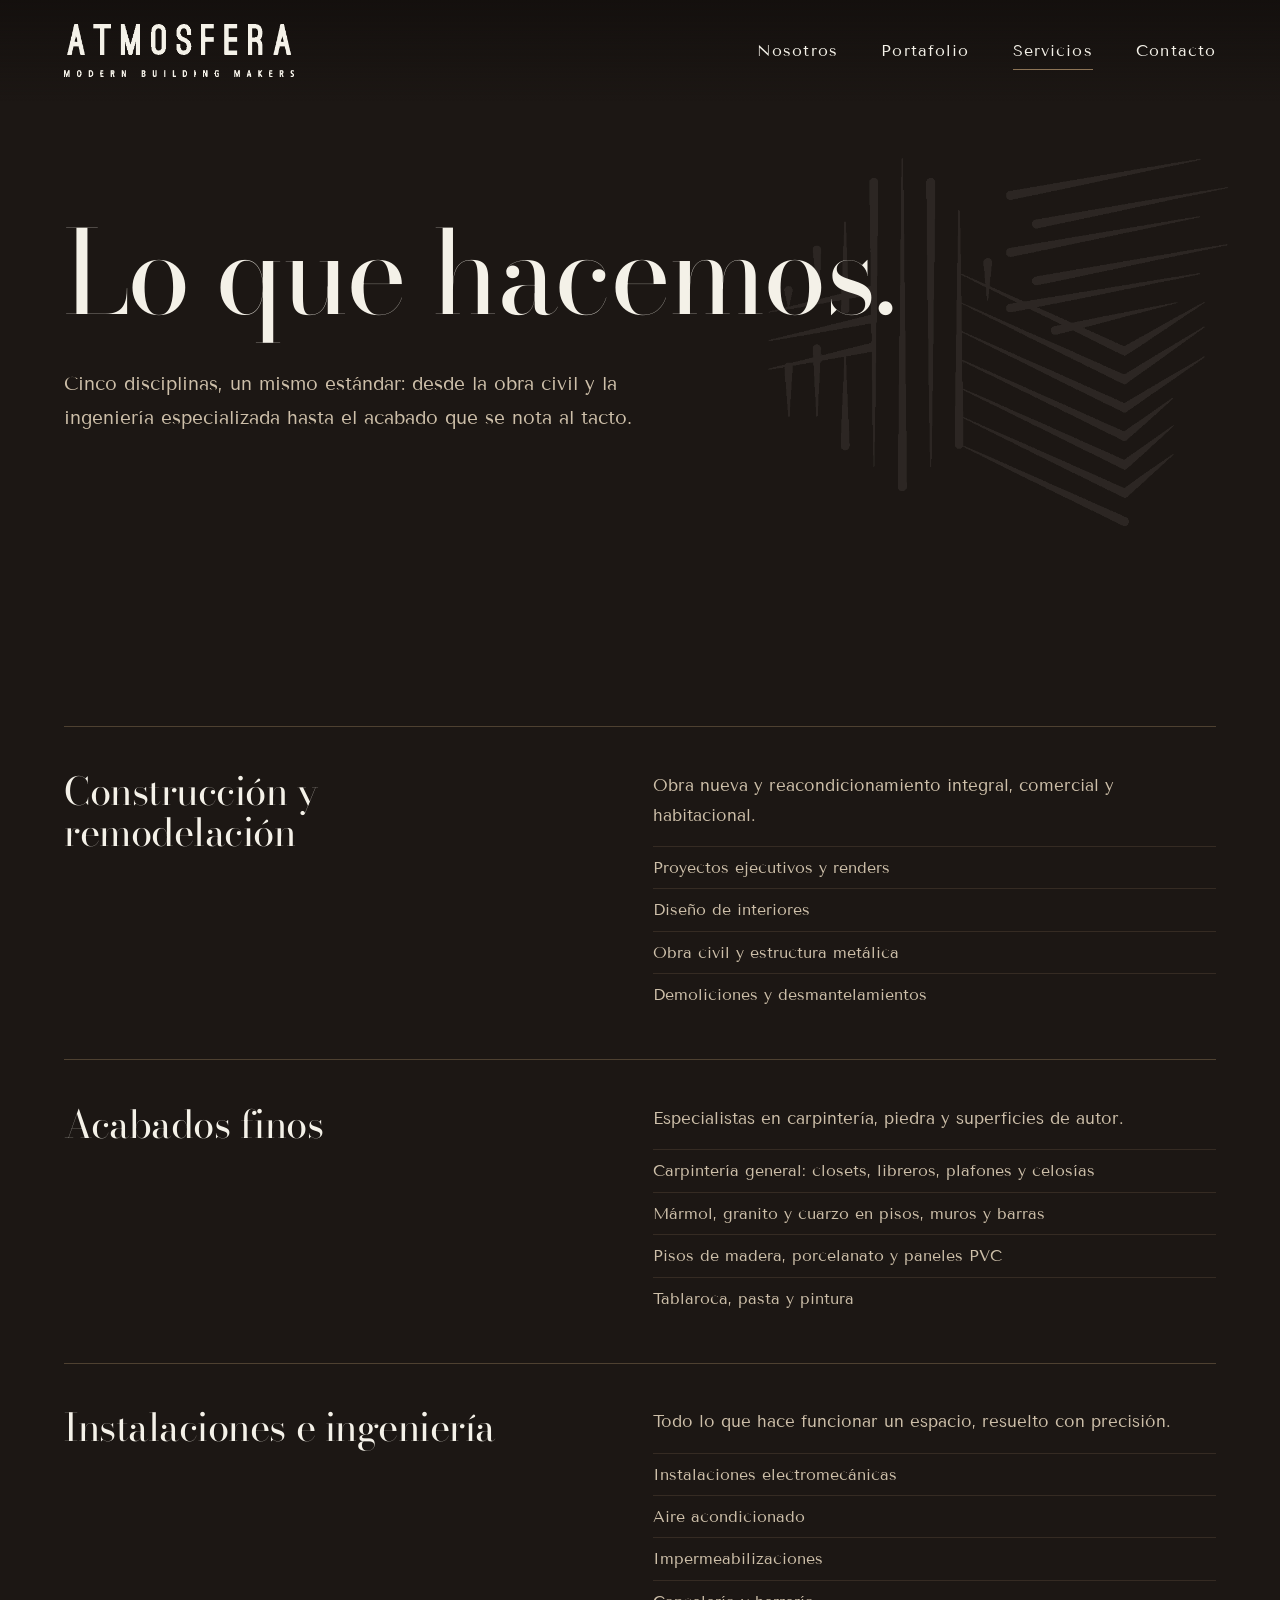
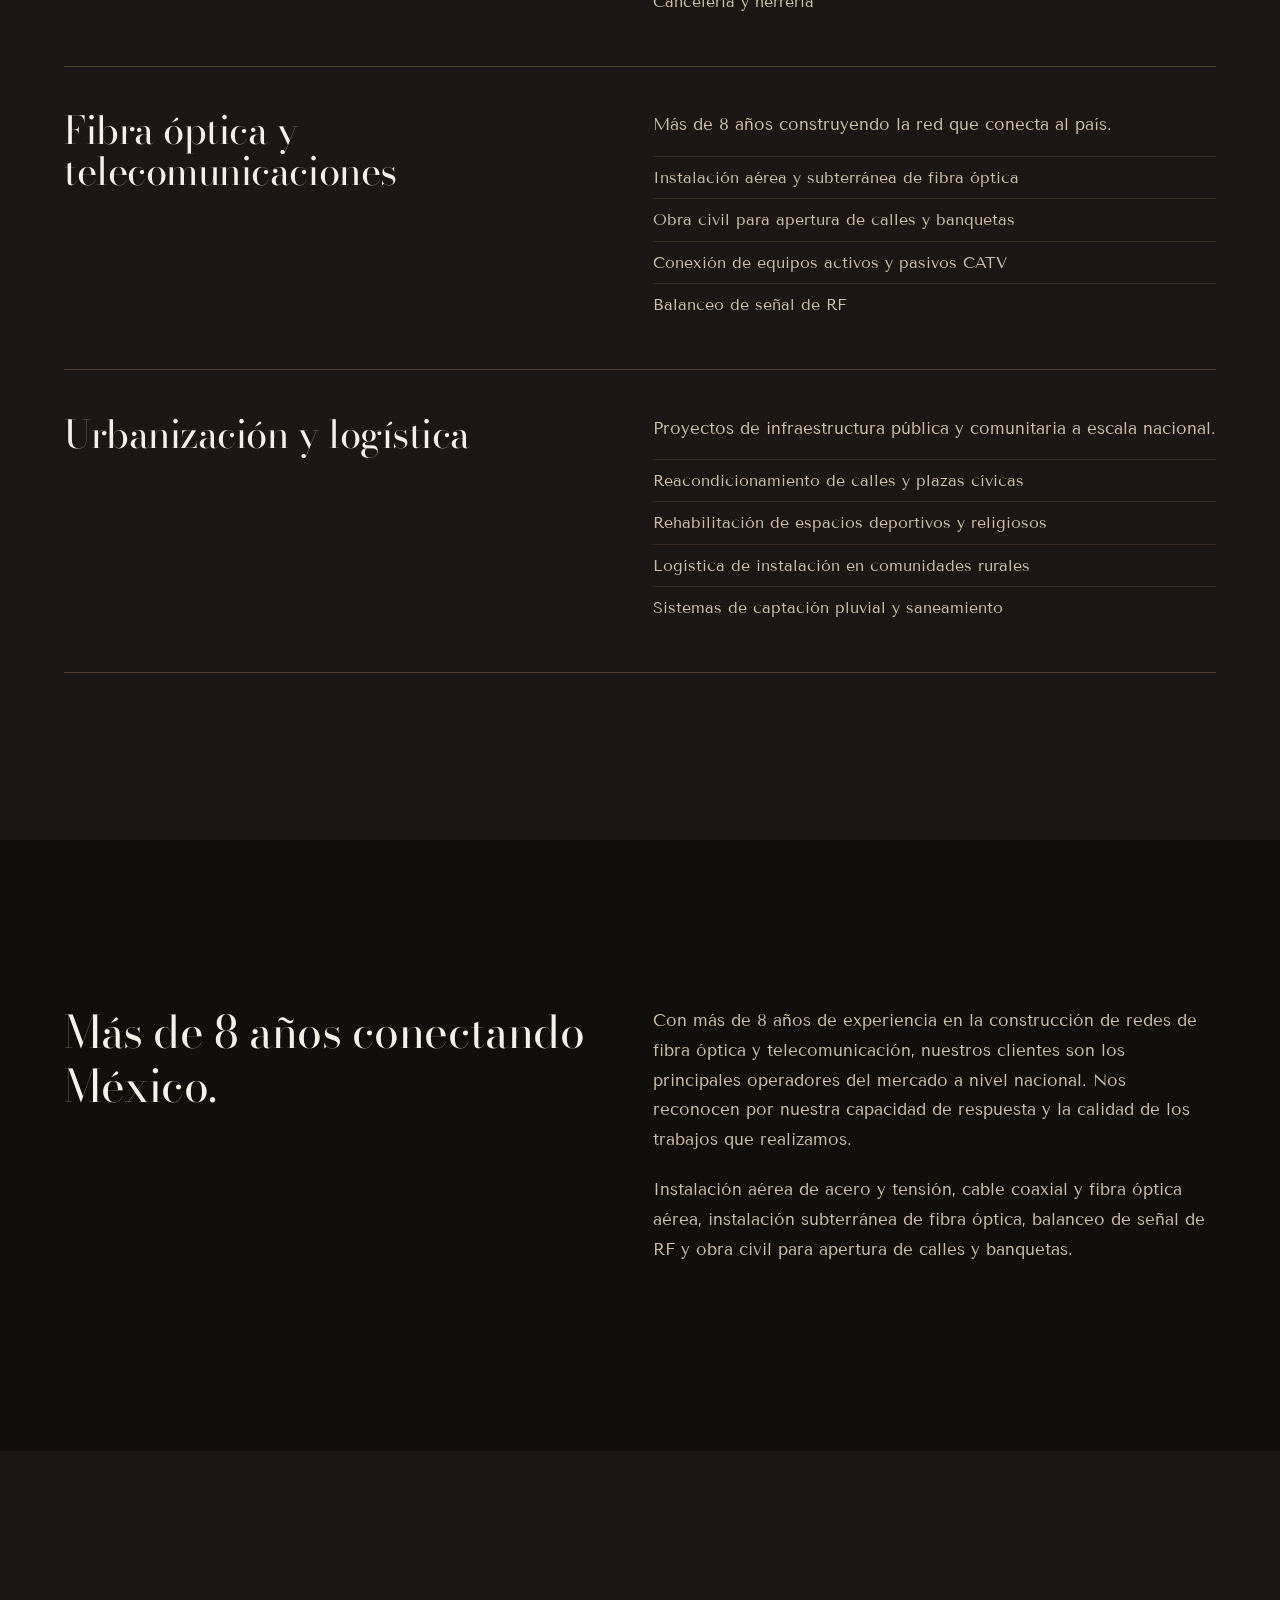
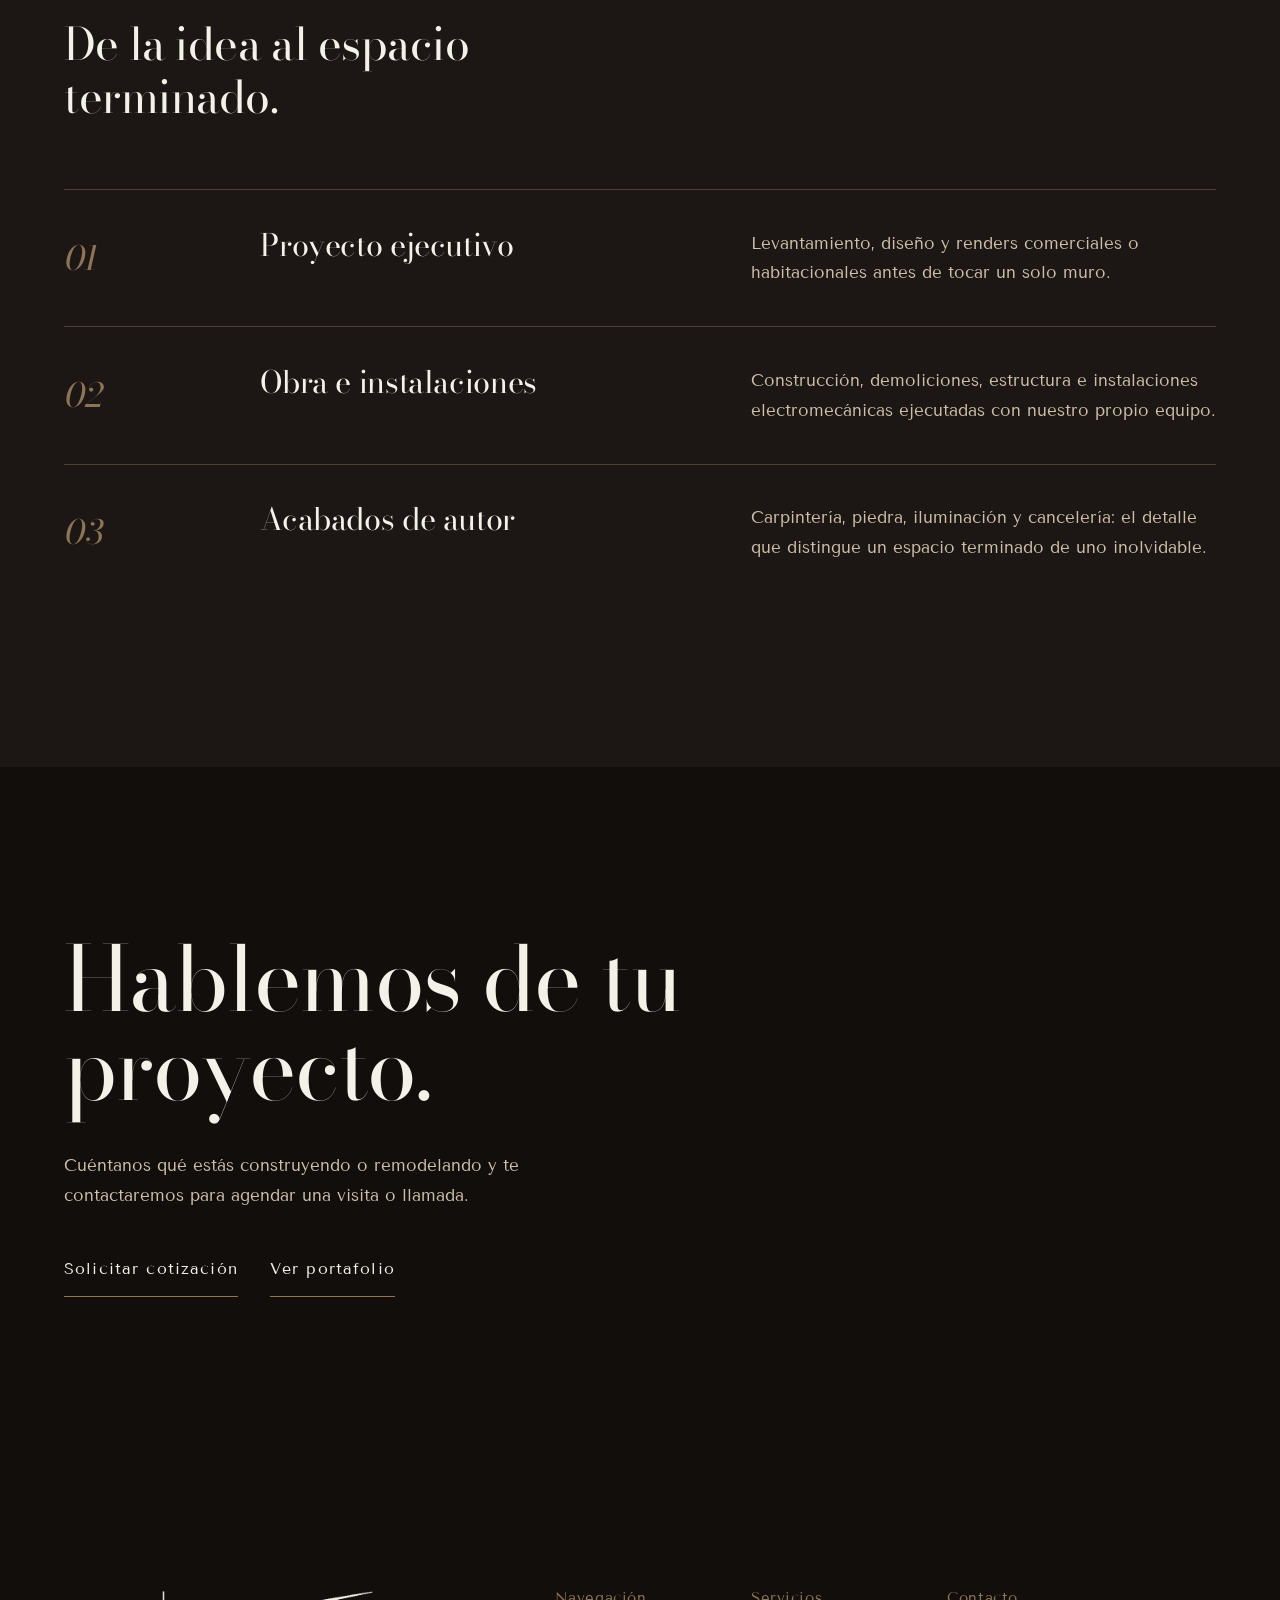
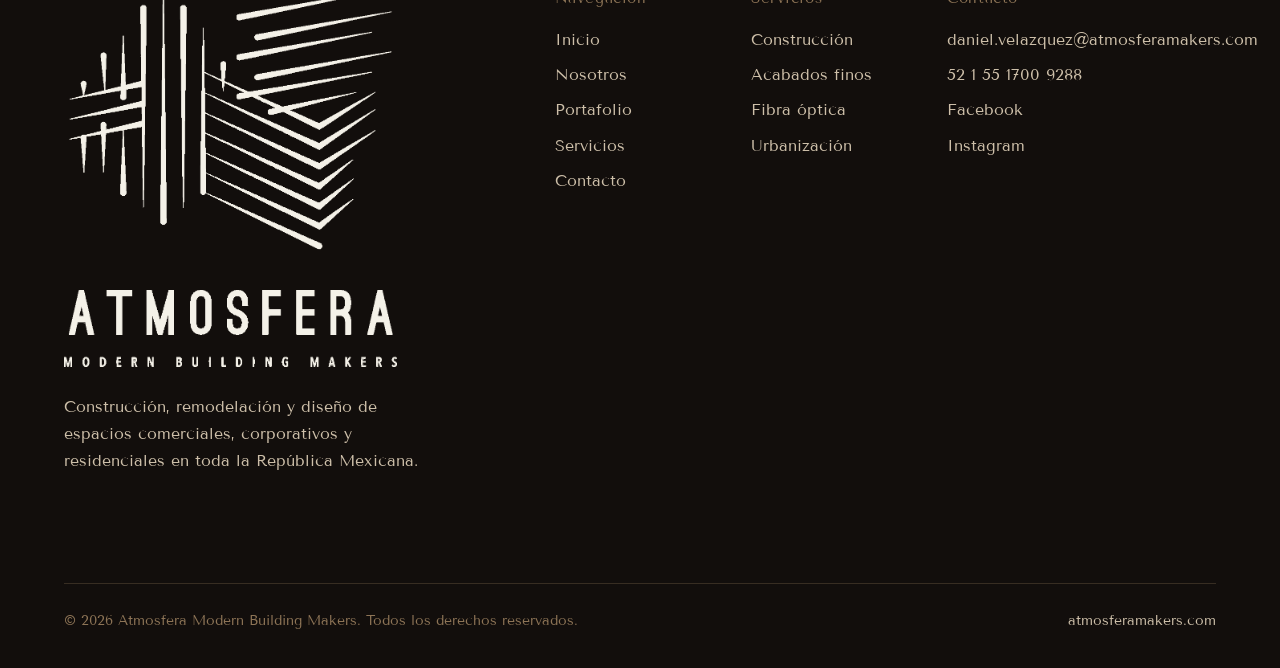
<file: servicios.html>
<!DOCTYPE html>
<html lang="es">
<head>
<meta charset="UTF-8">
<meta name="viewport" content="width=device-width, initial-scale=1, viewport-fit=cover">
<title>Servicios — Atmosfera Modern Building Makers</title>
<meta name="description" content="Construcción y remodelación, acabados finos, instalaciones e ingeniería, fibra óptica y telecomunicaciones, y urbanización en toda la República Mexicana.">
<link rel="canonical" href="https://www.atmosferamakers.com/servicios.html">
<meta name="theme-color" content="#120e0c">
<meta name="color-scheme" content="dark">

<meta property="og:site_name" content="Atmosfera">
<meta property="og:locale" content="es_MX">
<meta property="og:title" content="Servicios — Atmosfera Modern Building Makers">
<meta property="og:description" content="Construcción y remodelación, acabados finos, instalaciones e ingeniería, fibra óptica y telecomunicaciones, y urbanización en toda la República Mexicana.">
<meta property="og:type" content="website">
<meta property="og:url" content="https://www.atmosferamakers.com/servicios.html">
<meta property="og:image" content="https://www.atmosferamakers.com/img/og-image.jpg">
<meta property="og:image:width" content="1200">
<meta property="og:image:height" content="630">
<meta name="twitter:card" content="summary_large_image">
<meta name="twitter:title" content="Servicios — Atmosfera Modern Building Makers">
<meta name="twitter:description" content="Construcción y remodelación, acabados finos, instalaciones e ingeniería, fibra óptica y telecomunicaciones, y urbanización en toda la República Mexicana.">
<meta name="twitter:image" content="https://www.atmosferamakers.com/img/og-image.jpg">

<meta name="robots" content="index, follow, max-image-preview:large">
<meta name="GPTBot" content="index, follow">
<meta name="ClaudeBot" content="index, follow">
<meta name="Google-Extended" content="index, follow">
<meta name="PerplexityBot" content="index, follow">

<link rel="icon" href="img/favicon-64.png" type="image/png" sizes="64x64">
<link rel="icon" href="img/favicon-32.png" type="image/png" sizes="32x32">
<link rel="apple-touch-icon" href="img/apple-touch-icon.png">
<link rel="manifest" href="site.webmanifest">

<link rel="preload" href="fonts/bodoni-moda-latin-opsz-normal.woff2" as="font" type="font/woff2" crossorigin>
<link rel="preload" href="fonts/tenor-sans-latin-400-normal.woff2" as="font" type="font/woff2" crossorigin>
<link rel="stylesheet" href="styles.css?v=20261021">
<script>try{if(!sessionStorage.getItem("atm_seen"))document.documentElement.classList.add("first")}catch(e){}</script>
<noscript><style>.veil{display:none}html.js .plate[data-reveal] img{opacity:1}</style></noscript>
<script type="application/ld+json">
{"@context": "https://schema.org", "@type": "Service", "serviceType": "Construcción y remodelación", "provider": {"@type": "GeneralContractor", "name": "Atmosfera"}, "areaServed": "MX"}
</script>
</head>
<body class="page-inner">
<a href="#main" class="skip-link">Saltar al contenido</a>
<div class="veil" id="veil" aria-hidden="true"><img class="veil-logo" src="img/logo-full.png" width="829" height="935" alt=""></div>
<header class="site-header">
  <a class="brand" href="index.html" aria-label="Atmosfera, inicio"><img src="img/logo-wordmark.png" width="829" height="192" alt="Atmosfera Modern Building Makers"></a>
  <nav class="nav" aria-label="Principal"><a href="nosotros.html">Nosotros</a><a href="portafolio.html">Portafolio</a><a href="servicios.html" aria-current="page">Servicios</a><a href="contacto.html">Contacto</a></nav>
  <a class="nav-quick" href="portafolio.html">Portafolio</a>
  <button class="menu-btn" type="button" aria-expanded="false" aria-controls="menu"><span></span><span></span><span class="sr-only">Menú</span></button>
</header>
<div class="menu" id="menu"><img src="img/logo-full.png" width="829" height="935" alt=""><a href="index.html">Inicio</a><a href="nosotros.html">Nosotros</a><a href="portafolio.html">Portafolio</a><a href="servicios.html">Servicios</a><a href="contacto.html">Contacto</a></div>
<main id="main">
<section class="page-head"><div class="wrap">
  <h1>Lo que hacemos.</h1>
  <p class="lead-p">Cinco disciplinas, un mismo estándar: desde la obra civil y la ingeniería especializada hasta el acabado que se nota al tacto.</p>
</div></section>
<section class="section"><div class="wrap"><ul class="rows"><li><h3>Construcción y remodelación</h3><div class="rows-body"><p>Obra nueva y reacondicionamiento integral, comercial y habitacional.</p><ul><li>Proyectos ejecutivos y renders</li><li>Diseño de interiores</li><li>Obra civil y estructura metálica</li><li>Demoliciones y desmantelamientos</li></ul></div></li><li><h3>Acabados finos</h3><div class="rows-body"><p>Especialistas en carpintería, piedra y superficies de autor.</p><ul><li>Carpintería general: closets, libreros, plafones y celosías</li><li>Mármol, granito y cuarzo en pisos, muros y barras</li><li>Pisos de madera, porcelanato y paneles PVC</li><li>Tablaroca, pasta y pintura</li></ul></div></li><li><h3>Instalaciones e ingeniería</h3><div class="rows-body"><p>Todo lo que hace funcionar un espacio, resuelto con precisión.</p><ul><li>Instalaciones electromecánicas</li><li>Aire acondicionado</li><li>Impermeabilizaciones</li><li>Cancelería y herrería</li></ul></div></li><li><h3>Fibra óptica y telecomunicaciones</h3><div class="rows-body"><p>Más de 8 años construyendo la red que conecta al país.</p><ul><li>Instalación aérea y subterránea de fibra óptica</li><li>Obra civil para apertura de calles y banquetas</li><li>Conexión de equipos activos y pasivos CATV</li><li>Balanceo de señal de RF</li></ul></div></li><li><h3>Urbanización y logística</h3><div class="rows-body"><p>Proyectos de infraestructura pública y comunitaria a escala nacional.</p><ul><li>Reacondicionamiento de calles y plazas cívicas</li><li>Rehabilitación de espacios deportivos y religiosos</li><li>Logística de instalación en comunidades rurales</li><li>Sistemas de captación pluvial y saneamiento</li></ul></div></li></ul></div></section><section class="section section--night"><div class="wrap"><div class="grid"><div class="c-1-6"><h2 class="lead">Más de 8 años conectando México.</h2></div>
<div class="c-7-12"><p>Con más de 8 años de experiencia en la construcción de redes de fibra óptica y telecomunicación, nuestros clientes son los principales operadores del mercado a nivel nacional. Nos reconocen por nuestra capacidad de respuesta y la calidad de los trabajos que realizamos.</p>
<p>Instalación aérea de acero y tensión, cable coaxial y fibra óptica aérea, instalación subterránea de fibra óptica, balanceo de señal de RF y obra civil para apertura de calles y banquetas.</p></div></div></div></section><section class="section"><div class="wrap"><h2 class="lead" style="max-width:18ch;margin-bottom:clamp(36px,5vw,70px)">De la idea al espacio terminado.</h2>
<ol class="steps">
<li><h3>Proyecto ejecutivo</h3><p>Levantamiento, diseño y renders comerciales o habitacionales antes de tocar un solo muro.</p></li>
<li><h3>Obra e instalaciones</h3><p>Construcción, demoliciones, estructura e instalaciones electromecánicas ejecutadas con nuestro propio equipo.</p></li>
<li><h3>Acabados de autor</h3><p>Carpintería, piedra, iluminación y cancelería: el detalle que distingue un espacio terminado de uno inolvidable.</p></li>
</ol></div></section><section class="section section--night cta"><div class="wrap">
  <h2>Hablemos de tu proyecto.</h2>
  <p>Cuéntanos qué estás construyendo o remodelando y te contactaremos para agendar una visita o llamada.</p>
  <a class="link" href="contacto.html">Solicitar cotización</a><a class="link" href="portafolio.html">Ver portafolio</a>
</div></section>
</main>
<footer class="site-footer">
  <div class="wrap">
    <div class="grid footer-grid">
      <div class="c-1-5">
        <img class="footer-logo" src="img/logo-full.png" width="829" height="935" alt="Atmosfera Modern Building Makers" loading="lazy">
        <p class="footer-note">Construcción, remodelación y diseño de espacios comerciales, corporativos y residenciales en toda la República Mexicana.</p>
      </div>
      <div class="footer-col"><h4>Navegación</h4><ul><li><a href="index.html">Inicio</a></li><li><a href="nosotros.html">Nosotros</a></li><li><a href="portafolio.html">Portafolio</a></li><li><a href="servicios.html">Servicios</a></li><li><a href="contacto.html">Contacto</a></li></ul></div>
      <div class="footer-col"><h4>Servicios</h4><ul><li><a href="servicios.html">Construcción</a></li><li><a href="servicios.html">Acabados finos</a></li><li><a href="servicios.html">Fibra óptica</a></li><li><a href="servicios.html">Urbanización</a></li></ul></div>
      <div class="footer-col"><h4>Contacto</h4><ul><li><a href="mailto:daniel.velazquez@atmosferamakers.com">daniel.velazquez@atmosferamakers.com</a></li><li><a href="tel:+5215517009288">52 1 55 1700 9288</a></li><li><a href="https://www.facebook.com/atmosferamakers" target="_blank" rel="noopener">Facebook</a></li><li><a href="https://www.instagram.com/atmosferamakers/" target="_blank" rel="noopener">Instagram</a></li></ul></div>
    </div>
    <div class="footer-base"><span>© 2026 Atmosfera Modern Building Makers. Todos los derechos reservados.</span><a href="https://www.atmosferamakers.com">atmosferamakers.com</a></div>
  </div>
</footer>
<script defer src="main.js?v=20261021"></script>
</body>
</html>
</file>
<file: styles.css>
/* =============================================================
   ATMOSFERA — Modern Building Makers
   Dark gallery design. Fonts are self-hosted (assets/fonts).
   ============================================================= */

@font-face {
  font-family: "Bodoni Moda";
  src: url("fonts/bodoni-moda-latin-opsz-normal.woff2") format("woff2");
  font-weight: 400 900; font-style: normal; font-display: swap;
}
@font-face {
  font-family: "Bodoni Moda";
  src: url("fonts/bodoni-moda-latin-opsz-italic.woff2") format("woff2");
  font-weight: 400 900; font-style: italic; font-display: swap;
}
@font-face {
  font-family: "Tenor Sans";
  src: url("fonts/tenor-sans-latin-400-normal.woff2") format("woff2");
  font-weight: 400; font-style: normal; font-display: swap;
}

:root {
  --night:   #120e0c;   /* veil, footer */
  --walnut:  #1c1714;   /* page */
  --umber:   #2a221d;   /* image mats, fields */
  --stone:   #cdbfa9;   /* secondary text */
  --ivory:   #f4f1e8;   /* primary text — same ivory as the logo */
  --bronze:  #8d7456;   /* hairlines, hover */
  --serif: "Bodoni Moda", "Bodoni 72", Didot, "Times New Roman", serif;
  --sans:  "Tenor Sans", "Gill Sans", "Helvetica Neue", Arial, sans-serif;
  --gutter: clamp(20px, 5vw, 84px);
  --max: 1560px;
  --ease: cubic-bezier(.22, .61, .36, 1);
}

*, *::before, *::after { box-sizing: border-box; }
html { background: var(--walnut); color: var(--ivory); scroll-behavior: smooth; scroll-padding-top: 96px; -webkit-text-size-adjust: 100%; }
body { margin: 0; font-family: var(--sans); font-size: 1.0625rem; line-height: 1.75; color: var(--stone); overflow-x: hidden; -webkit-font-smoothing: antialiased; text-rendering: optimizeLegibility; }
img { max-width: 100%; height: auto; }
a { color: inherit; text-decoration: none; }
h1, h2, h3, h4 { margin: 0; font-family: var(--serif); font-weight: 400; color: var(--ivory); font-optical-sizing: auto; letter-spacing: -0.012em; line-height: 1.06; }
p { margin: 0 0 1.2em; }
ul, ol { margin: 0; padding: 0; list-style: none; }
::selection { background: var(--bronze); color: var(--ivory); }
:focus-visible { outline: 1px solid var(--ivory); outline-offset: 5px; }
.sr-only { position: absolute; width: 1px; height: 1px; overflow: hidden; clip: rect(0 0 0 0); white-space: nowrap; }
.skip-link { position: absolute; left: 16px; top: -60px; z-index: 20000; background: var(--ivory); color: var(--night); padding: 10px 16px; transition: top .2s; }
.skip-link:focus { top: 12px; }

/* ---------- Veil: the logo that fades between screens ---------- */
.veil {
  position: fixed; inset: 0; z-index: 10000; display: grid; place-items: center;
  background: var(--night); opacity: 1; visibility: visible;
  transition: opacity .9s var(--ease), visibility 0s linear .9s;
  animation: veilFailsafe .01s linear 6s forwards;
}
.veil.is-gone { opacity: 0; visibility: hidden; }
.veil.is-leaving { opacity: 1; visibility: visible; transition: opacity .5s var(--ease), visibility 0s; animation: none; }
.veil-logo { display: block; height: min(36vh, 320px); width: auto; max-width: 72vw; object-fit: contain; }
.first .veil-logo { animation: logoIn 1.7s var(--ease) both; }
@keyframes logoIn { from { opacity: 0; transform: scale(.965); filter: blur(10px); } to { opacity: 1; transform: none; filter: blur(0); } }
@keyframes veilFailsafe { to { opacity: 0; visibility: hidden; } }

/* ---------- Header ---------- */
.site-header {
  position: fixed; inset: 0 0 auto 0; z-index: 400; display: flex; align-items: center; justify-content: space-between;
  padding: 24px var(--gutter); transition: background .5s var(--ease), padding .5s var(--ease);
}
.site-header::before { content: ""; position: absolute; inset: 0; background: linear-gradient(rgba(18,14,12,.78), rgba(18,14,12,0)); pointer-events: none; transition: opacity .5s; }
.site-header.is-scrolled { background: rgba(18,14,12,.94); padding-block: 14px; -webkit-backdrop-filter: blur(10px); backdrop-filter: blur(10px); }
.site-header.is-scrolled::before { opacity: 0; }
.brand { position: relative; z-index: 2; display: block; transition: opacity .6s var(--ease), visibility .6s; }
.brand img { display: block; width: clamp(180px, 18vw, 270px); height: auto; }
.page-home .brand { opacity: 0; visibility: hidden; }
.page-home.past-hero .brand { opacity: 1; visibility: visible; }
.nav { position: relative; z-index: 2; display: flex; gap: clamp(24px, 3.4vw, 56px); }
.nav a { position: relative; padding: 8px 0; font-size: .98rem; letter-spacing: .07em; color: var(--ivory); }
.nav a::after { content: ""; position: absolute; left: 0; right: 0; bottom: 2px; height: 1px; background: var(--bronze); transform: scaleX(0); transform-origin: left; transition: transform .5s var(--ease); }
.nav a:hover::after, .nav a[aria-current="page"]::after { transform: scaleX(1); }
.nav-quick { display: none; position: relative; z-index: 2; margin-left: auto; margin-right: 6px; padding: 8px 0; font-size: .98rem; letter-spacing: .07em; color: var(--ivory); border-bottom: 1px solid var(--bronze); }
.menu-btn { display: none; position: relative; z-index: 301; width: 46px; height: 46px; background: none; border: 0; cursor: pointer; color: var(--ivory); }
.menu-btn span:not(.sr-only) { position: absolute; left: 9px; right: 9px; height: 1px; background: currentColor; transition: transform .5s var(--ease), top .5s var(--ease); }
.menu-btn span:nth-child(1) { top: 18px; }
.menu-btn span:nth-child(2) { top: 27px; }
.menu-open .menu-btn span:nth-child(1) { top: 22px; transform: rotate(45deg); }
.menu-open .menu-btn span:nth-child(2) { top: 22px; transform: rotate(-45deg); }
.menu {
  position: fixed; inset: 0; z-index: 300; display: flex; flex-direction: column; justify-content: center; align-items: center; gap: 2.2rem;
  background: var(--night); opacity: 0; visibility: hidden; transition: opacity .6s var(--ease), visibility 0s linear .6s;
}
.menu-open .menu { opacity: 1; visibility: visible; transition: opacity .6s var(--ease), visibility 0s; }
.menu img { width: min(46vw, 190px); height: auto; margin-bottom: 1rem; }
.menu a { font-family: var(--serif); font-size: clamp(2rem, 9vw, 3rem); color: var(--ivory); }
.menu-open { overflow: hidden; }
.menu-open .brand, .menu-open .nav-quick { opacity: 0; visibility: hidden; }
.menu-open .site-header { background: transparent; -webkit-backdrop-filter: none; backdrop-filter: none; }
.menu-open .site-header::before { opacity: 0; }

/* ---------- Hero ---------- */
.hero { position: relative; height: 100vh; height: 100svh; min-height: 560px; display: grid; place-items: center; overflow: hidden; background: var(--night); }
.hero-slides { position: absolute; inset: 0; }
.hero-slides img { position: absolute; inset: 0; width: 100%; height: 100%; object-fit: cover; opacity: 0; transition: opacity 2.4s ease; }
.hero-slides img.is-active { opacity: 1; }
.hero-shade { position: absolute; inset: 0; background: radial-gradient(ellipse 46% 56% at 50% 50%, rgba(18,14,12,.52), rgba(18,14,12,0) 100%), linear-gradient(rgba(18,14,12,.62), rgba(18,14,12,.46) 45%, rgba(18,14,12,.88)); }
.hero h1 { position: relative; z-index: 2; margin: 0; line-height: 0; }
.hero h1 img { display: block; height: min(58vh, 560px); width: auto; max-width: 78vw; object-fit: contain; }
.hero-foot { position: absolute; z-index: 2; left: var(--gutter); right: var(--gutter); bottom: clamp(24px, 5vh, 56px); display: flex; justify-content: space-between; align-items: flex-end; gap: 16px 40px; flex-wrap: wrap; }
.hero-note { margin: 0; max-width: 46ch; font-size: .98rem; color: var(--ivory); }
.hero-link { margin: 0; }

/* ---------- Layout helpers ---------- */
.wrap { width: 100%; max-width: var(--max); margin-inline: auto; padding-inline: var(--gutter); }
.grid { display: grid; grid-template-columns: repeat(12, 1fr); column-gap: clamp(14px, 2vw, 32px); }
.section { padding-block: clamp(80px, 13vw, 190px); }
.section--tight { padding-block: clamp(50px, 8vw, 110px); }
.section--night { background: var(--night); }
.rule { border: 0; border-top: 1px solid rgba(141,116,86,.45); margin: 0; }
.lead { font-family: var(--serif); font-size: clamp(1.7rem, 3.5vw, 3.2rem); line-height: 1.2; color: var(--ivory); letter-spacing: -.01em; }
.link { display: inline-block; padding: 12px 0; color: var(--ivory); font-size: 1.02rem; letter-spacing: .07em; border-bottom: 1px solid var(--bronze); transition: color .4s, border-color .4s; }
.link:hover { color: var(--stone); border-color: var(--ivory); }

/* ---------- Page heads (inner pages) ---------- */
.page-head { position: relative; padding: clamp(150px, 24vh, 260px) 0 clamp(50px, 8vw, 110px); overflow: hidden; }
.page-head::after { content: ""; position: absolute; right: 4%; bottom: 6%; width: clamp(260px, 36vw, 560px); aspect-ratio: 803 / 642; background: url("img/logo-mark.png") center / contain no-repeat; opacity: .07; pointer-events: none; }
.page-head h1 { font-size: clamp(3rem, 9vw, 8.4rem); line-height: .98; letter-spacing: -.02em; max-width: 14ch; }
.page-head .lead-p { margin-top: clamp(24px, 3vw, 44px); max-width: 52ch; font-size: clamp(1.05rem, 1.5vw, 1.25rem); }

/* ---------- Statement ---------- */
.statement { max-width: 24ch; }
.statement-wide { max-width: 30ch; font-size: clamp(1.9rem, 4.2vw, 3.9rem); }
.statement-body { max-width: 54ch; margin-top: clamp(28px, 4vw, 56px); }

/* ---------- Works (plates) ---------- */
.work { padding-block: clamp(60px, 9vw, 140px); }
.work + .work { border-top: 1px solid rgba(141,116,86,.22); }
.plate { margin: 0; position: relative; overflow: hidden; }
.plate img { display: block; width: 100%; height: auto; max-width: calc(var(--nw, 4000) * 1px); }
.plate[data-lb] { cursor: zoom-in; }
.plate--crop img { aspect-ratio: 4 / 5; height: auto; object-fit: cover; max-width: none; }
.plate--bleed { width: 100%; }
.plate--bleed img { max-width: none; height: clamp(420px, 88vh, 980px); object-fit: cover; }
html.js .plate[data-reveal] img { opacity: 0; transition: opacity 1.3s ease; }
html.js .plate[data-reveal].in img { opacity: 1; }

.work-text h3 { font-size: clamp(2.1rem, 4vw, 3.8rem); margin-bottom: .5em; }
.work-meta { margin: 0 0 1.4em; padding-top: 1em; border-top: 1px solid rgba(141,116,86,.5); font-size: .95rem; line-height: 1.6; }
.work-meta span { display: block; }
.work-text p { max-width: 46ch; }
.work-tags { font-family: var(--serif); font-style: italic; font-size: 1.15rem; color: var(--ivory); }

.work-row { margin-top: clamp(28px, 4vw, 60px); align-items: end; }
.c-1-7  { grid-column: 1 / span 7; }
.c-8-12 { grid-column: 8 / span 5; }
.c-1-5  { grid-column: 1 / span 5; }
.c-6-12 { grid-column: 6 / span 7; }
.c-2-6  { grid-column: 2 / span 5; }
.c-8-13 { grid-column: 8 / span 5; }
.c-1-8  { grid-column: 1 / span 8; }
.c-9-12 { grid-column: 9 / span 4; }
.c-1-4  { grid-column: 1 / span 4; }
.c-6-13 { grid-column: 6 / span 7; }
.c-1-6  { grid-column: 1 / span 6; }
.c-7-12 { grid-column: 7 / span 6; }
.c-4    { grid-column: span 4; }
.drop { margin-top: clamp(30px, 9vw, 140px); }

/* ---------- Roll (collaborators) ---------- */
.roll { font-family: var(--serif); font-size: clamp(1.9rem, 4.4vw, 4.1rem); line-height: 1.22; color: var(--ivory); letter-spacing: -.012em; }
.roll li { display: inline; margin-right: .55em; }
.roll li:nth-child(even) { font-style: italic; color: var(--stone); }

/* ---------- Service rows ---------- */
.rows > li { display: grid; grid-template-columns: repeat(12, 1fr); column-gap: clamp(14px, 2vw, 32px); padding-block: clamp(26px, 3.4vw, 46px); border-top: 1px solid rgba(141,116,86,.45); }
.rows > li:last-child { border-bottom: 1px solid rgba(141,116,86,.45); }
.rows h3 { grid-column: 1 / span 5; font-size: clamp(1.7rem, 3vw, 2.7rem); }
.rows .rows-body { grid-column: 7 / span 6; }
.rows .rows-body p { margin-bottom: .6em; }
.rows .rows-body ul { margin-top: 1em; color: var(--stone); font-size: .98rem; }
.rows .rows-body li { padding: 7px 0; border-top: 1px solid rgba(141,116,86,.22); }

/* ---------- Process (this one is a real sequence) ---------- */
.steps { counter-reset: step; }
.steps > li { counter-increment: step; display: grid; grid-template-columns: repeat(12, 1fr); column-gap: clamp(14px, 2vw, 32px); padding-block: clamp(24px, 3vw, 42px); border-top: 1px solid rgba(141,116,86,.45); }
.steps > li::before { content: counter(step, decimal-leading-zero); grid-column: 1 / span 2; font-family: var(--serif); font-style: italic; font-size: clamp(1.6rem, 2.6vw, 2.4rem); color: var(--bronze); }
.steps h3 { grid-column: 3 / span 4; font-size: clamp(1.5rem, 2.4vw, 2.2rem); }
.steps p { grid-column: 8 / span 5; margin: 0; }

/* ---------- Portfolio index ---------- */
.index-group + .index-group { margin-top: clamp(60px, 8vw, 120px); }
.index-group h3 { font-size: clamp(1.8rem, 3.4vw, 3rem); margin-bottom: clamp(24px, 3vw, 44px); }
.tiles { display: grid; grid-template-columns: repeat(3, 1fr); gap: clamp(28px, 3vw, 48px) clamp(16px, 2vw, 32px); }
.tile { display: block; }
.tile figure { margin: 0; overflow: hidden; background: var(--umber); }
.tile img { display: block; width: 100%; aspect-ratio: 4 / 3; object-fit: cover; transform: scale(1.025); transition: transform 1.2s var(--ease); }
.tile:hover img { transform: scale(1.06); }
.tile h4 { margin-top: 16px; font-size: 1.55rem; }
.tile p { margin: .2em 0 0; font-size: .92rem; line-height: 1.55; }

.roster { display: grid; grid-template-columns: repeat(3, 1fr); gap: 0 clamp(16px, 2vw, 32px); margin-top: clamp(28px, 3vw, 44px); }
.roster li { padding: 18px 0 22px; border-top: 1px solid rgba(141,116,86,.45); }
.roster h4 { font-size: 1.45rem; }
.roster p { margin: .2em 0 0; font-size: .92rem; line-height: 1.55; }

/* ---------- CTA ---------- */
.cta h2 { font-size: clamp(2.6rem, 7vw, 6.4rem); line-height: 1; max-width: 13ch; }
.cta p { max-width: 46ch; margin-top: clamp(22px, 3vw, 40px); }
.cta .link { margin-top: 12px; margin-right: 32px; }

/* ---------- Contact ---------- */
.contact-grid { row-gap: 64px; }
.contact-info dl { margin: 0; }
.contact-info dt { margin-top: 1.8em; font-size: .92rem; color: var(--bronze); }
.contact-info dd { margin: .2em 0 0; font-family: var(--serif); font-size: 1.45rem; color: var(--ivory); word-break: break-word; }
.contact-info h2 { font-size: clamp(2rem, 4vw, 3.4rem); }
.field { margin-bottom: 30px; }
.field label { display: block; margin-bottom: 6px; font-size: .95rem; color: var(--stone); }
.field input, .field select, .field textarea { width: 100%; padding: 12px 0; background: transparent; color: var(--ivory); border: 0; border-bottom: 1px solid var(--bronze); border-radius: 0; font: inherit; font-size: 1.1rem; transition: border-color .4s; }
.field select option { background: var(--walnut); color: var(--ivory); }
.field textarea { min-height: 140px; resize: vertical; }
.field input:focus, .field select:focus, .field textarea:focus { outline: none; border-color: var(--ivory); }
.btn { display: inline-block; padding: 18px 44px; background: var(--ivory); color: var(--night); border: 1px solid var(--ivory); font: inherit; font-size: 1.02rem; letter-spacing: .07em; cursor: pointer; transition: background .4s, color .4s; }
.btn:hover { background: transparent; color: var(--ivory); }
.form-status { min-height: 1.6em; margin-top: 18px; color: var(--ivory); }
.hp { position: absolute; left: -9999px; }

/* ---------- Footer ---------- */
.site-footer { background: var(--night); padding: clamp(70px, 10vw, 150px) 0 34px; font-size: .98rem; }
.footer-logo { display: block; width: clamp(220px, 26vw, 380px); height: auto; }
.footer-grid { row-gap: 44px; }
.footer-grid .c-1-5 { grid-column: 1 / span 5; }
.footer-col { grid-column: span 2; }
.footer-col:first-of-type { grid-column: 7 / span 2; }
.footer-col h4 { font-family: var(--sans); font-size: .92rem; color: var(--bronze); margin-bottom: 1em; letter-spacing: .04em; }
.footer-col li { padding: 4px 0; }
.footer-col a { color: var(--stone); transition: color .3s; }
.footer-col a:hover { color: var(--ivory); }
.footer-note { max-width: 36ch; margin-top: 26px; }
.footer-base { margin-top: clamp(50px, 7vw, 100px); padding-top: 24px; border-top: 1px solid rgba(141,116,86,.3); display: flex; flex-wrap: wrap; gap: 12px 32px; justify-content: space-between; font-size: .9rem; color: var(--bronze); }
.footer-base a { color: var(--stone); }

/* ---------- Home mosaic, categories ---------- */
.mosaic-section { padding-bottom: clamp(60px, 9vw, 130px); }
.mosaic { column-count: 3; column-gap: clamp(14px, 2vw, 32px); }
.mtile { display: block; break-inside: avoid; margin-bottom: clamp(24px, 3vw, 44px); }
.mtile figure { margin: 0; overflow: hidden; background: var(--umber); }
.mtile img { display: block; width: 100%; height: auto; transform: scale(1.01); transition: transform 1.4s var(--ease); }
.mtile:hover img { transform: scale(1.045); }
.mtile h3 { margin-top: 14px; font-size: 1.5rem; }
.mtile p { margin: .15em 0 0; font-size: .9rem; line-height: 1.5; }
.mosaic-more { margin-top: clamp(20px, 3vw, 40px); }
.cats li + li { border-top: 1px solid rgba(141,116,86,.45); }
.cats li:first-child { border-top: 1px solid rgba(141,116,86,.45); }
.cats li:last-child { border-bottom: 1px solid rgba(141,116,86,.45); }
.cats a { display: flex; align-items: baseline; justify-content: space-between; gap: 24px; padding-block: clamp(20px, 2.6vw, 34px); transition: padding .6s var(--ease), color .4s; }
.cats a:hover { padding-left: 18px; }
.cat-name { font-family: var(--serif); font-size: clamp(2rem, 5vw, 4.4rem); line-height: 1.05; color: var(--ivory); letter-spacing: -.015em; }
.cat-n { font-size: .98rem; color: var(--stone); white-space: nowrap; }

/* ---------- Portfolio structure ---------- */
.jump { display: flex; flex-wrap: wrap; gap: 10px clamp(22px, 3vw, 44px); margin-top: clamp(28px, 3vw, 44px); }
.jump a { padding: 8px 0; border-bottom: 1px solid var(--bronze); color: var(--ivory); letter-spacing: .06em; transition: color .4s; }
.jump a:hover { color: var(--stone); }
.cat-head { padding-top: clamp(30px, 5vw, 70px); }
.cat-head .lead-p, .section .lead-p { margin-top: 18px; max-width: 52ch; }
.section-title { font-size: clamp(2.6rem, 7vw, 6.2rem); line-height: 1; letter-spacing: -.02em; margin-bottom: 0; }
.section .section-title + .lead-p { margin-bottom: clamp(30px, 4vw, 56px); }
.sub-title { font-size: clamp(1.9rem, 3.6vw, 3.2rem); margin-bottom: clamp(24px, 3vw, 44px); }
.more { display: grid; grid-template-columns: repeat(4, 1fr); gap: clamp(10px, 1.4vw, 20px); margin-top: clamp(32px, 4vw, 60px); }
.plate--thumb img { aspect-ratio: 4 / 3; object-fit: cover; max-width: none; transform: scale(1.025); }
.tile-count { margin-left: .8em; color: var(--bronze); white-space: nowrap; }

/* ---------- Lightbox ---------- */
.lb { position: fixed; inset: 0; z-index: 9000; display: grid; grid-template-rows: 1fr auto; background: var(--night); opacity: 0; visibility: hidden; transition: opacity .45s var(--ease), visibility 0s linear .45s; }
.lb.is-open { opacity: 1; visibility: visible; transition: opacity .45s var(--ease), visibility 0s; }
.lb-stage { display: grid; place-items: center; padding: clamp(60px, 8vh, 90px) clamp(16px, 6vw, 110px) 10px; min-height: 0; }
.lb-stage img { max-width: 100%; max-height: 100%; width: auto; height: auto; object-fit: contain; transition: opacity .35s; }
.lb-stage img.is-changing { opacity: 0; }
.lb-cap { padding: 8px var(--gutter) 28px; text-align: center; font-size: .95rem; color: var(--stone); }
.lb-cap strong { font-family: var(--serif); font-weight: 400; font-size: 1.3rem; color: var(--ivory); margin-right: .6em; }
.lb button { position: absolute; background: none; border: 0; color: var(--ivory); cursor: pointer; font: inherit; font-size: 1rem; letter-spacing: .06em; padding: 18px; }
.lb button:hover { color: var(--stone); }
.lb-close { top: 8px; right: 8px; }
.lb-prev { left: 4px; top: 50%; transform: translateY(-50%); }
.lb-next { right: 4px; top: 50%; transform: translateY(-50%); }

/* ---------- Responsive ---------- */
@media (max-width: 960px) {
  .nav { display: none; }
  .nav-quick { display: inline-block; }
  .menu-btn { display: block; }
  .mosaic { column-count: 2; }
  .more { grid-template-columns: repeat(2, 1fr); }
  .cat-n { display: none; }
  .site-header { padding-block: 16px; }
  .brand img { width: 176px; }
  .tiles { grid-template-columns: repeat(2, 1fr); }
  .roster { grid-template-columns: repeat(2, 1fr); }
  .c-1-7, .c-8-12, .c-1-5, .c-6-12, .c-2-6, .c-8-13, .c-1-8, .c-9-12, .c-1-4, .c-6-13, .c-1-6, .c-7-12 { grid-column: 1 / -1; }
  .work-row { row-gap: 28px; }
  .drop { margin-top: 0; }
  .rows h3, .rows .rows-body { grid-column: 1 / -1; }
  .rows .rows-body { margin-top: 14px; }
  .steps > li::before { grid-column: 1 / span 3; }
  .steps h3 { grid-column: 4 / -1; }
  .steps p { grid-column: 1 / -1; margin-top: 12px; }
  .footer-col, .footer-col:first-of-type, .footer-grid .c-1-5 { grid-column: 1 / -1; }
  .plate--bleed img { height: clamp(340px, 62vh, 640px); }
  .hero h1 img { height: min(46vh, 74vw); max-width: 84vw; }
  .contact-grid .c-1-5, .contact-grid .c-7-12 { grid-column: 1 / -1; }
}
@media (max-width: 560px) {
  body { font-size: 1rem; }
  .tiles { grid-template-columns: 1fr; }
  .roster { grid-template-columns: 1fr; }
  .plate--crop img { aspect-ratio: 3 / 4; }
  .triptych { row-gap: 14px; }
  .lb-prev, .lb-next { top: auto; bottom: 8px; transform: none; }
}
@media (prefers-reduced-motion: reduce) {
  .hero-slides img { transition-duration: 1s; }
  .first .veil-logo { animation-duration: .8s; }
}
@media print { .veil, .lb, .menu, .menu-btn { display: none !important; } }
</file>
